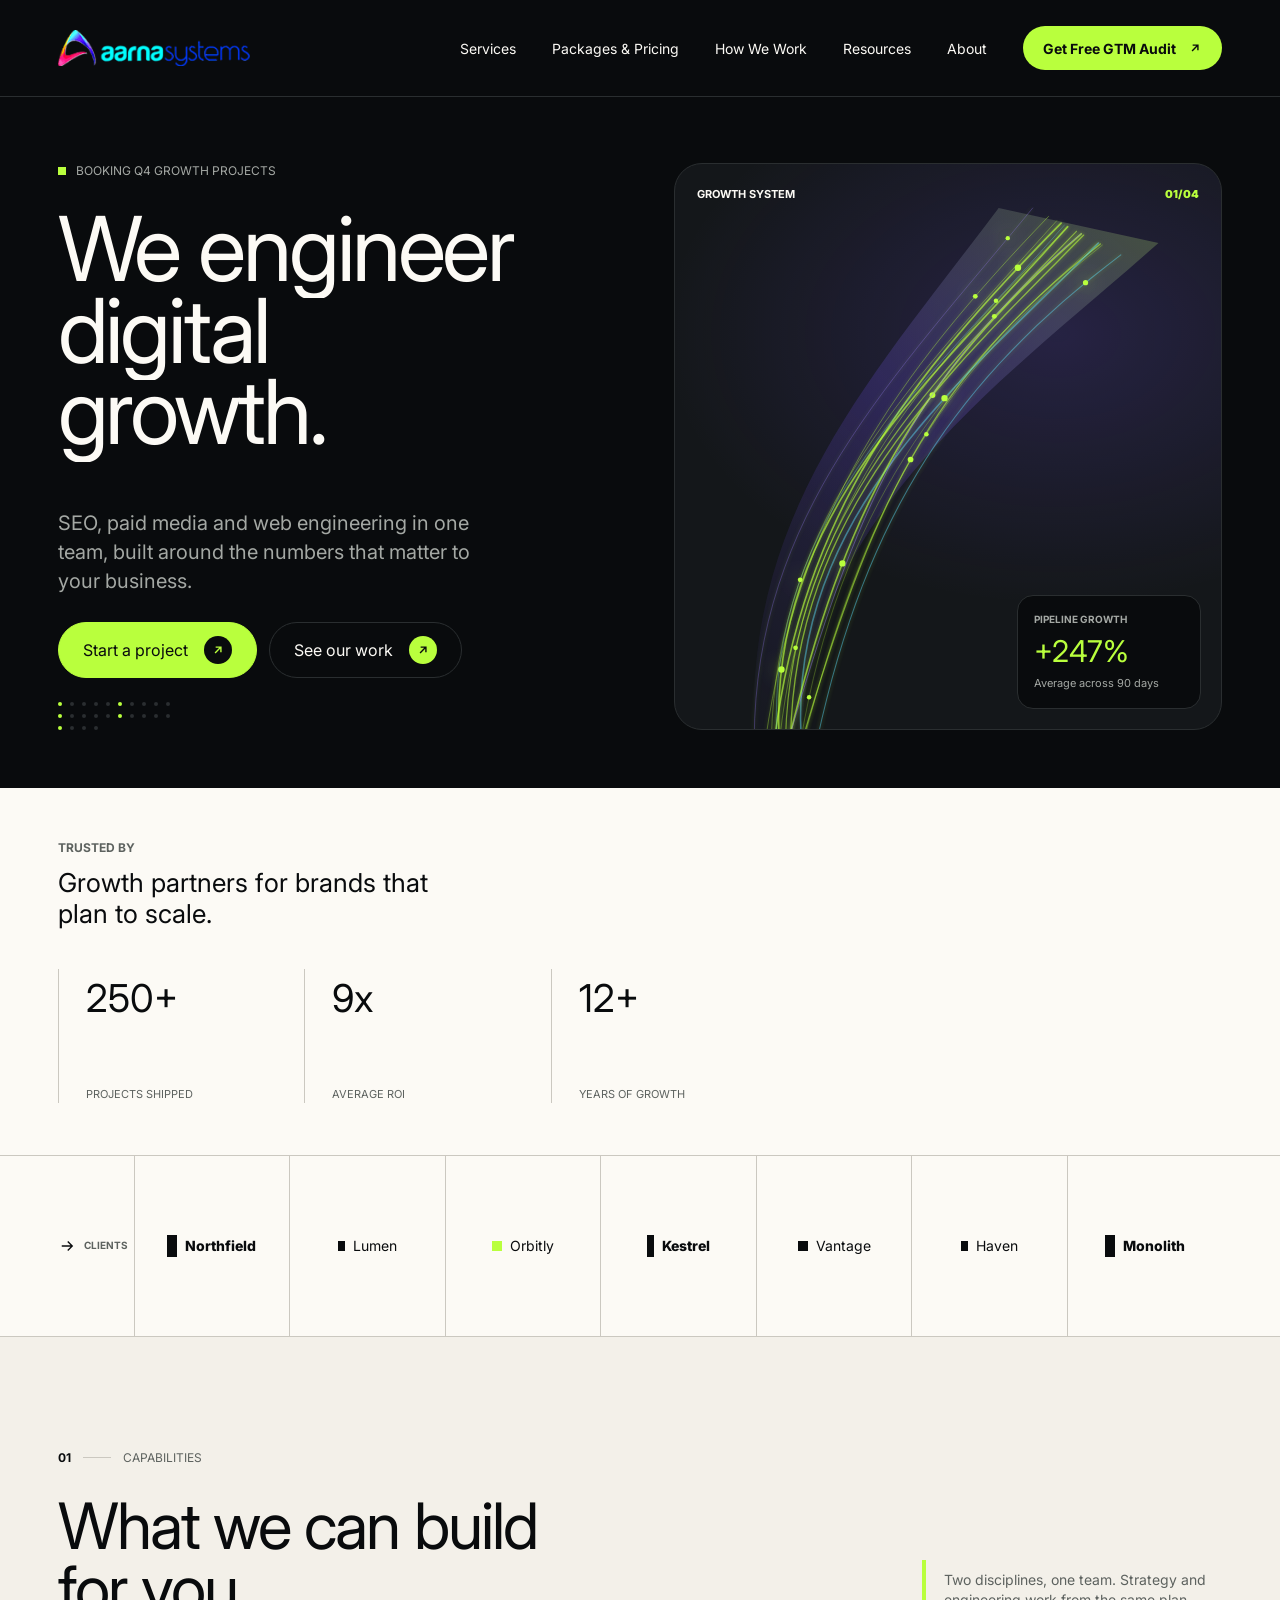
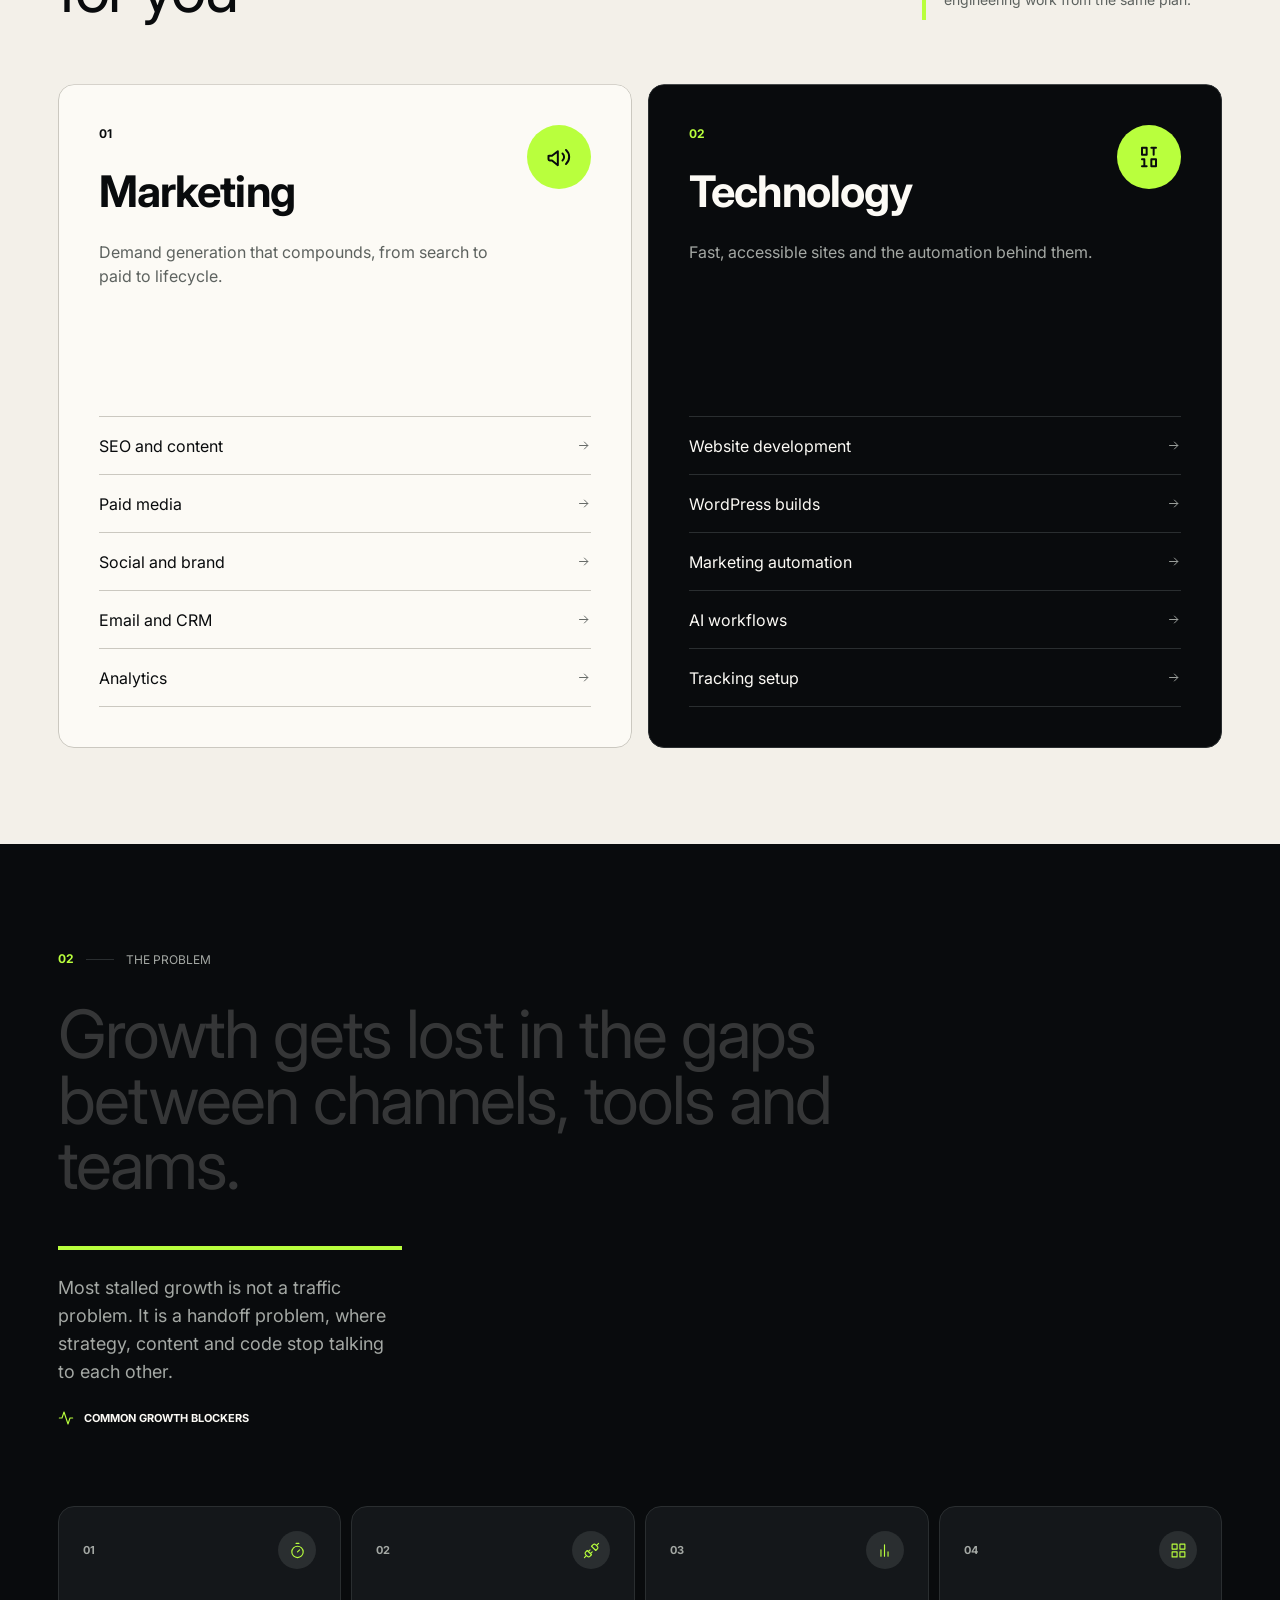
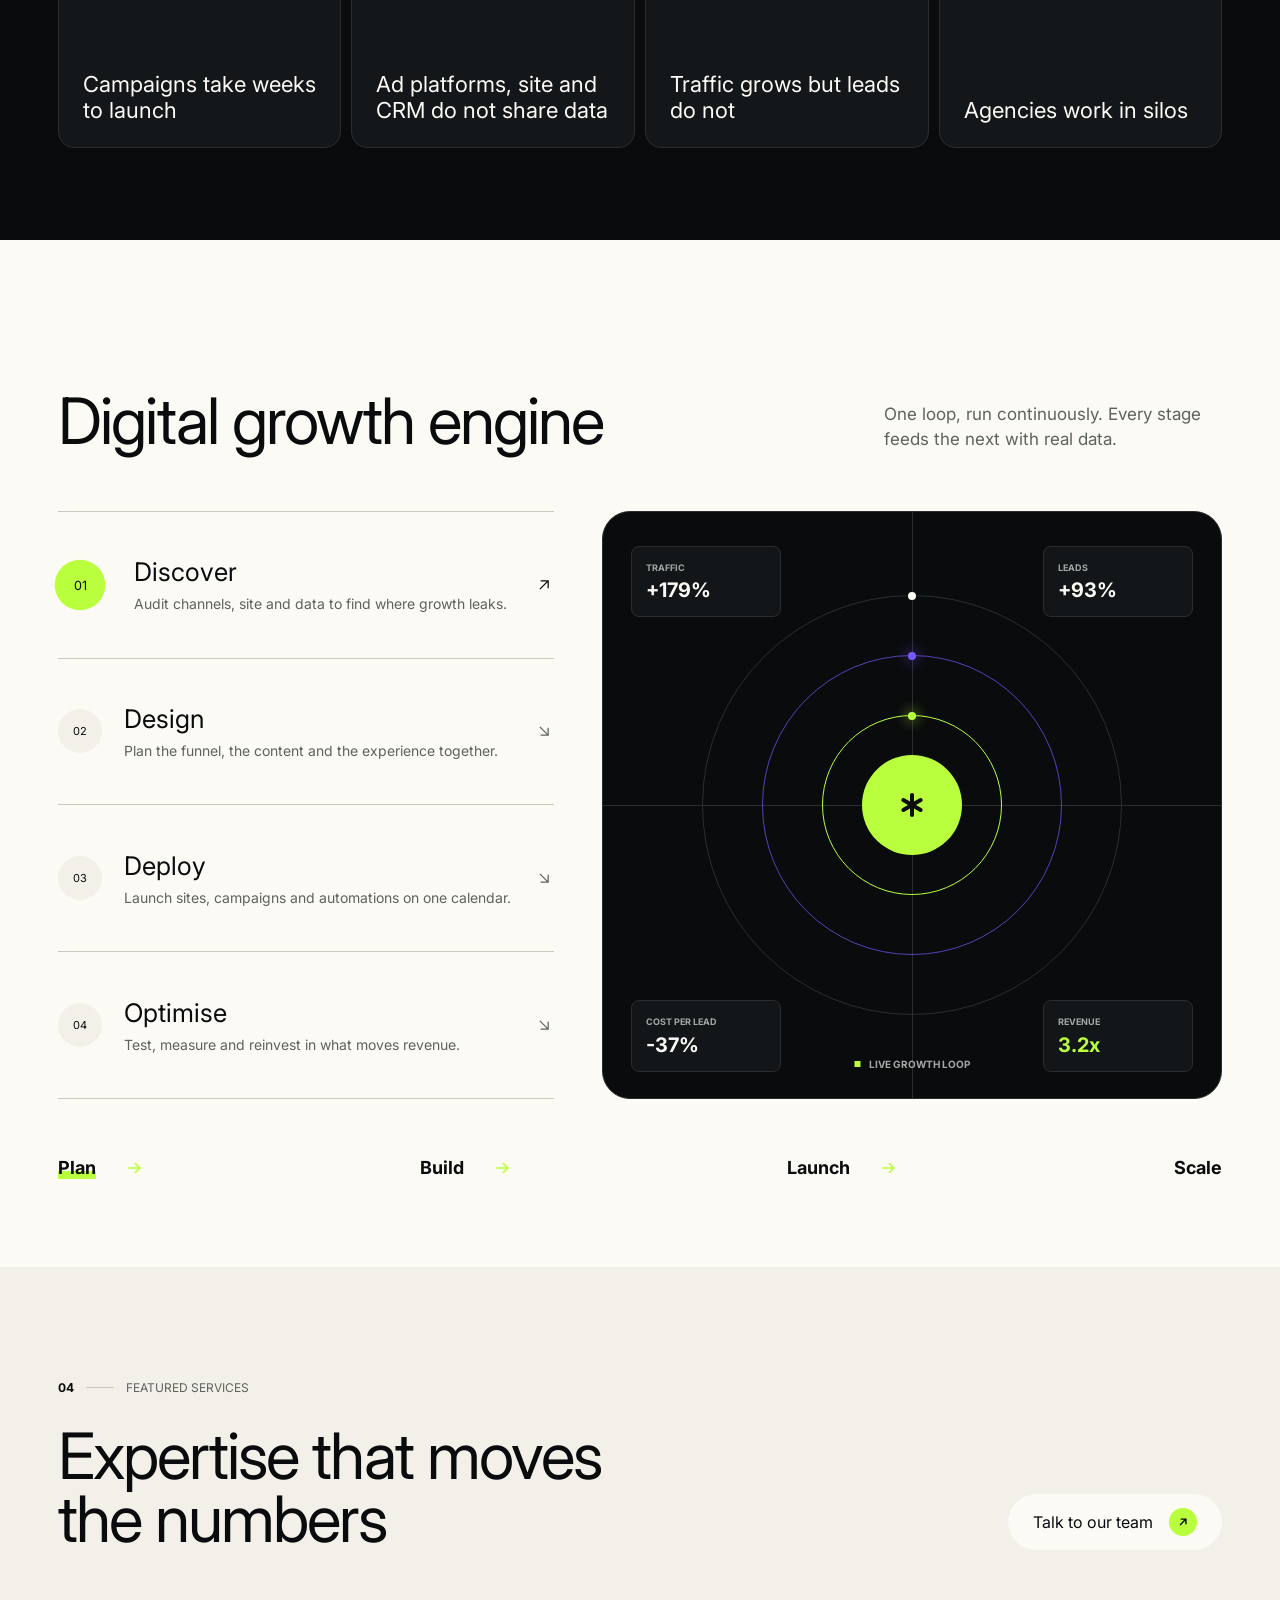
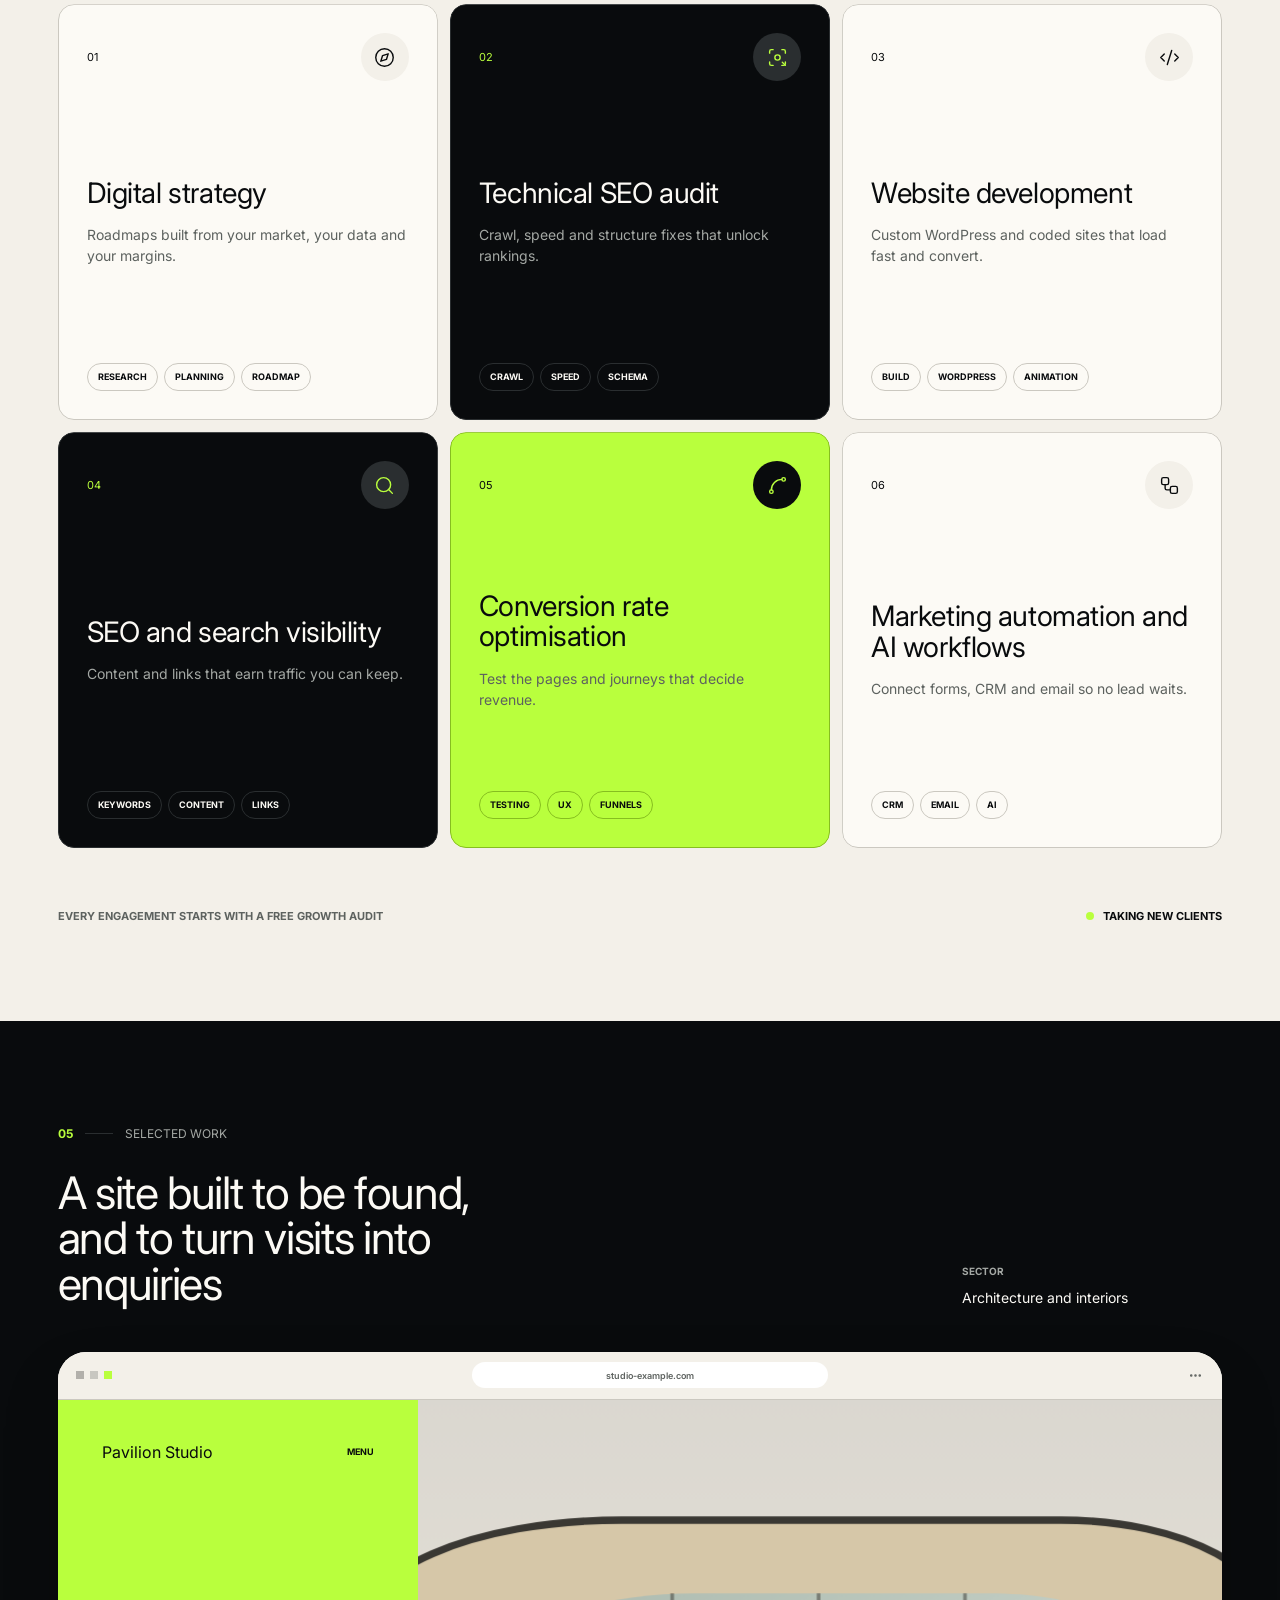
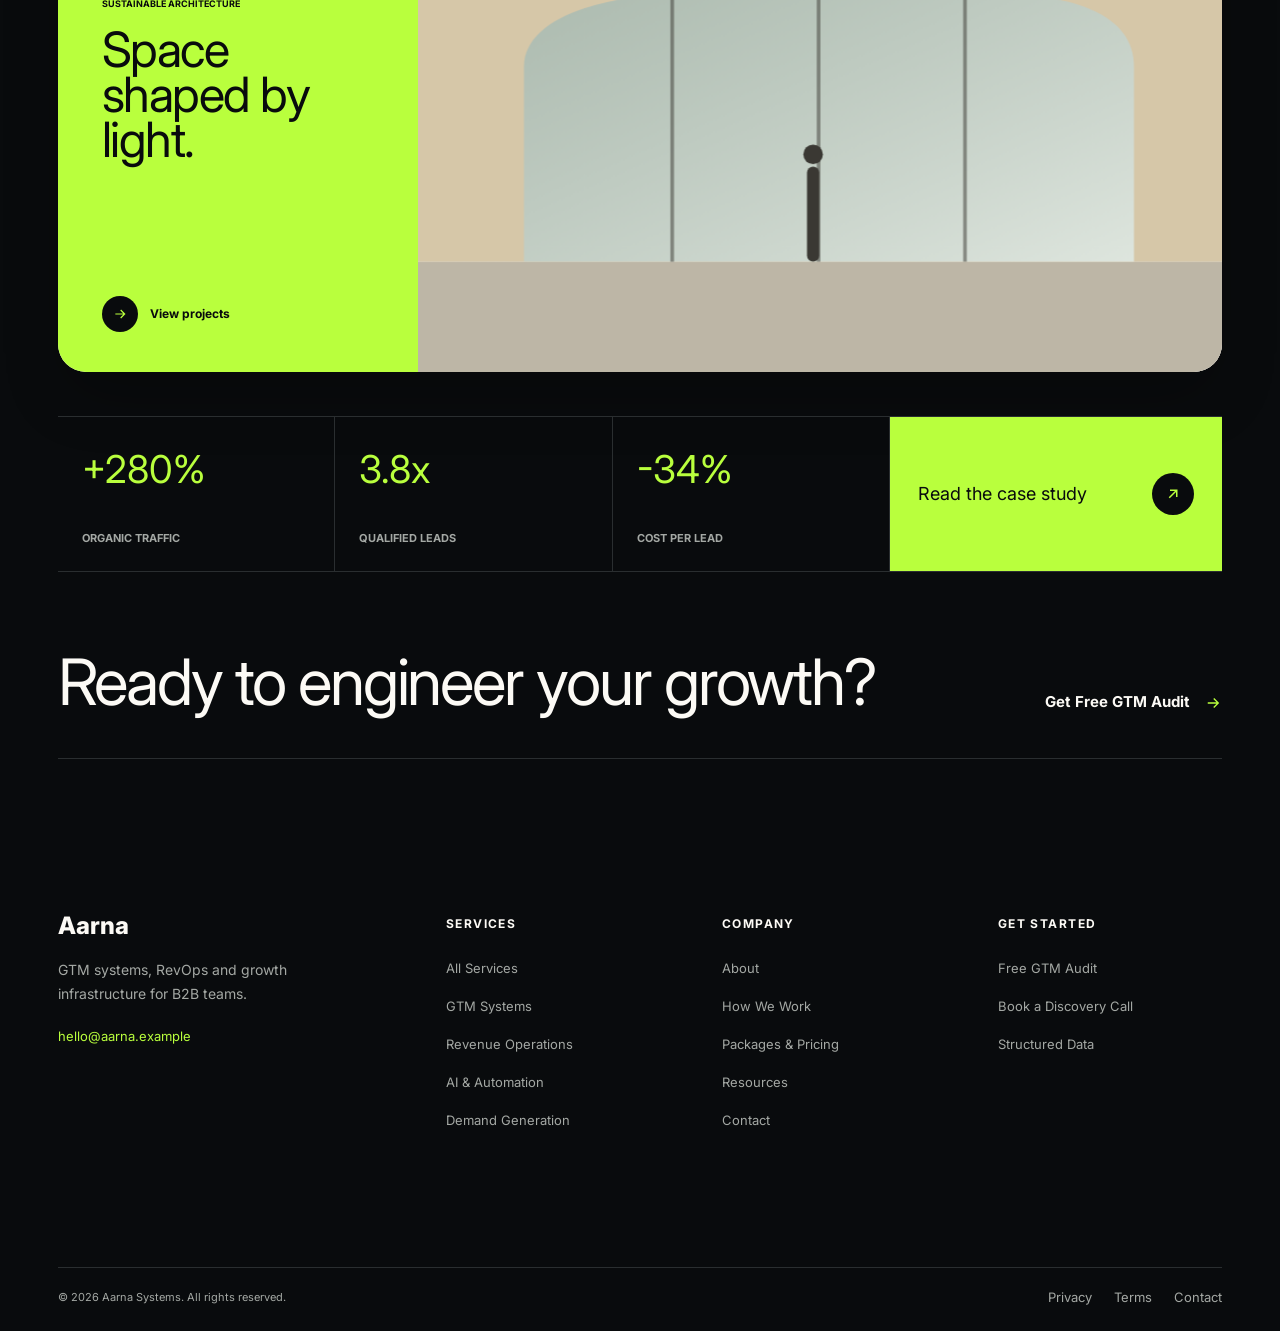
<file: index.html>
<!doctype html>
<html lang="en">
<head>
<meta charset="utf-8">
<meta name="viewport" content="width=device-width, initial-scale=1">
<!-- SEO:START -->
<title>Aarna Systems | SEO, Paid Media and Web Engineering</title>
<meta name="description" content="We engineer digital growth. SEO, paid media and web engineering in one team, built around the numbers that matter to your business.">
<meta name="robots" content="index, follow">
<link rel="canonical" href="https://www.aarna.example/">
<link rel="icon" type="image/png" href="assets/images/favicon.png">
<meta property="og:type" content="website">
<meta property="og:site_name" content="Aarna Systems">
<meta property="og:locale" content="en_US">
<meta property="og:title" content="Aarna Systems | SEO, Paid Media and Web Engineering">
<meta property="og:description" content="We engineer digital growth. SEO, paid media and web engineering in one team, built around the numbers that matter to your business.">
<meta property="og:url" content="https://www.aarna.example/">
<meta property="og:image" content="https://www.aarna.example/assets/images/og-image.png">
<meta name="twitter:card" content="summary_large_image">
<meta name="twitter:title" content="Aarna Systems | SEO, Paid Media and Web Engineering">
<meta name="twitter:description" content="We engineer digital growth. SEO, paid media and web engineering in one team, built around the numbers that matter to your business.">
<meta name="twitter:image" content="https://www.aarna.example/assets/images/og-image.png">
<script type="application/ld+json">{"@context":"https://schema.org","@graph":[{"@type":"Organization","@id":"https://www.aarna.example/#organization","name":"Aarna Systems","url":"https://www.aarna.example/","logo":"https://www.aarna.example/assets/images/logo.png"},{"@type":"WebSite","@id":"https://www.aarna.example/#website","name":"Aarna Systems","url":"https://www.aarna.example/","publisher":{"@id":"https://www.aarna.example/#organization"}}]}</script>
<!-- SEO:END -->
<link rel="preconnect" href="https://fonts.googleapis.com">
<link rel="preconnect" href="https://fonts.gstatic.com" crossorigin>
<link rel="stylesheet" href="https://fonts.googleapis.com/css2?family=Inter:wght@400;600;700;800&display=swap">
<link rel="stylesheet" href="assets/css/style.css">
<script>(function(){var r=window.matchMedia&&matchMedia("(prefers-reduced-motion: reduce)").matches;if(!r){document.documentElement.classList.add("aa-js")}})();</script>
</head>
<body data-root="">
<div data-include="header"></div>
<main id="main">
<section class="aa-hero" id="top" data-aa-hero>
  <div class="aa-hero__copy">
    <div class="aa-hero__head">
      <div class="aa-avail"><span class="aa-dot"></span><span>Booking Q4 growth projects</span></div>
      <h1 class="aa-h-hero" aria-label="We engineer digital growth.">
        <span class="aa-mask"><span>We engineer</span></span>
        <span class="aa-mask"><span>digital</span></span>
        <span class="aa-mask"><span>growth.</span></span>
      </h1>
    </div>
    <div class="aa-hero__conv">
      <div class="aa-hero__desc">
        <p data-hero-fade>SEO, paid media and web engineering in one team, built around the numbers that matter to your business.</p>
        <div class="aa-actions" data-hero-fade>
          <a class="aa-btn aa-btn--lime aa-magnetic" href="pages/contact.html"><span>Start a project</span><i class="aa-arrow aa-arrow--dark"><svg viewBox="0 0 24 24" width="14" height="14" fill="none" stroke="#B9FF3D" stroke-width="2.4"><path d="M7 17L17 7M8 7h9v9"/></svg></i></a>
          <a class="aa-btn aa-btn--ghost aa-magnetic" href="#work"><span>See our work</span><i class="aa-arrow aa-arrow--lime"><svg viewBox="0 0 24 24" width="14" height="14" fill="none" stroke="#090B0D" stroke-width="2.4"><path d="M7 17L17 7M8 7h9v9"/></svg></i></a>
        </div>
      </div>
      <div class="aa-matrix" aria-hidden="true" data-matrix></div>
    </div>
  </div>
  <div class="aa-visual" data-visual>
    <canvas class="aa-visual__canvas" data-growth-canvas aria-hidden="true"></canvas>
    
    <div class="aa-visual__head"><span>Growth system</span><b>01/04</b></div>
    <div class="aa-signal">
      <span class="aa-signal__label">Pipeline growth</span>
      <strong class="aa-signal__value" data-count="248" data-prefix="+" data-suffix="%">+248%</strong>
      <span class="aa-signal__detail">Average across 90 days</span>
    </div>
  </div>
</section>

<section class="aa-trust" id="about">
  <div class="aa-trust__metrics">
    <div class="aa-trust__statement" data-r="up">
      <span class="aa-label">Trusted by</span>
      <p>Growth partners for brands that plan to scale.</p>
    </div>
    <div class="aa-metrics" data-stagger>
      <div class="aa-metric" data-r="rule"><strong data-count="250" data-suffix="+">250+</strong><span>Projects shipped</span></div>
      <div class="aa-metric" data-r="rule"><strong data-count="9" data-suffix="x">9x</strong><span>Average ROI</span></div>
      <div class="aa-metric" data-r="rule"><strong data-count="12" data-suffix="+">12+</strong><span>Years of growth</span></div>
    </div>
  </div>
  <div class="aa-rail">
    <div class="aa-rail__dir" data-r="left">
      <svg viewBox="0 0 24 24" width="18" height="18" fill="none" stroke="#090B0D" stroke-width="1.8"><path d="M5 12h14M13 6l6 6-6 6"/></svg>
      <span>Clients</span>
    </div>
    <div class="aa-rail__logos" data-stagger>
      <div class="aa-logo" data-r="pop"><i style="width:10px;height:22px"></i><b>Northfield</b></div>
      <div class="aa-logo" data-r="pop"><i style="width:7px;height:10px"></i><em>Lumen</em></div>
      <div class="aa-logo" data-r="pop"><i class="lime" style="width:10px;height:10px"></i><em>Orbitly</em></div>
      <div class="aa-logo" data-r="pop"><i style="width:7px;height:22px"></i><b>Kestrel</b></div>
      <div class="aa-logo" data-r="pop"><i style="width:10px;height:10px"></i><em>Vantage</em></div>
      <div class="aa-logo" data-r="pop"><i style="width:7px;height:10px"></i><em>Haven</em></div>
      <div class="aa-logo" data-r="pop"><i style="width:10px;height:22px"></i><b>Monolith</b></div>
    </div>
  </div>
</section>

<section class="aa-cap" id="services">
  <div class="aa-sec-head">
    <div class="aa-sec-head__copy">
      <div class="aa-eyebrow" data-r="left"><b>01</b><i></i><span>Capabilities</span></div>
      <h2 class="aa-h2" data-lines><span class="aa-mask"><span>What we can build</span></span><span class="aa-mask"><span>for you</span></span></h2>
    </div>
    <div class="aa-note" data-r="up"><i></i><p>Two disciplines, one team. Strategy and engineering work from the same plan.</p></div>
  </div>
  <div class="aa-panels">
    <article class="aa-panel aa-panel--light" data-r="clip">
      <div class="aa-panel__head">
        <div><b>01</b><h3>Marketing</h3><p>Demand generation that compounds, from search to paid to lifecycle.</p></div>
        <span class="aa-panel__icon"><svg viewBox="0 0 24 24" width="28" height="28" fill="none" stroke="#090B0D" stroke-width="1.7" stroke-linecap="round" stroke-linejoin="round"><path d="M3 11v3a1 1 0 001 1h2l5 4V7L6 11H4a1 1 0 00-1 0zM15 9a4 4 0 010 6M18 6a8 8 0 010 12"/></svg></span>
      </div>
      <ul class="aa-list" data-stagger>
        <li data-r="left"><a href="#services"><span>SEO and content</span><svg viewBox="0 0 24 24" width="15" height="15" fill="none" stroke="currentColor" stroke-width="1.5"><path d="M5 12h14M13 6l6 6-6 6"/></svg></a></li>
        <li data-r="left"><a href="#services"><span>Paid media</span><svg viewBox="0 0 24 24" width="15" height="15" fill="none" stroke="currentColor" stroke-width="1.5"><path d="M5 12h14M13 6l6 6-6 6"/></svg></a></li>
        <li data-r="left"><a href="#services"><span>Social and brand</span><svg viewBox="0 0 24 24" width="15" height="15" fill="none" stroke="currentColor" stroke-width="1.5"><path d="M5 12h14M13 6l6 6-6 6"/></svg></a></li>
        <li data-r="left"><a href="#services"><span>Email and CRM</span><svg viewBox="0 0 24 24" width="15" height="15" fill="none" stroke="currentColor" stroke-width="1.5"><path d="M5 12h14M13 6l6 6-6 6"/></svg></a></li>
        <li data-r="left"><a href="#services"><span>Analytics</span><svg viewBox="0 0 24 24" width="15" height="15" fill="none" stroke="currentColor" stroke-width="1.5"><path d="M5 12h14M13 6l6 6-6 6"/></svg></a></li>
      </ul>
    </article>
    <article class="aa-panel aa-panel--dark" data-r="clip">
      <div class="aa-panel__head">
        <div><b>02</b><h3>Technology</h3><p>Fast, accessible sites and the automation behind them.</p></div>
        <span class="aa-panel__icon"><svg viewBox="0 0 24 24" width="28" height="28" fill="none" stroke="#090B0D" stroke-width="1.7" stroke-linecap="round" stroke-linejoin="round"><rect x="14" y="14" width="4" height="6"/><rect x="6" y="4" width="4" height="6"/><path d="M6 20h4M14 4h4M6 14h2v6M14 4h2v6"/></svg></span>
      </div>
      <ul class="aa-list" data-stagger>
        <li data-r="left"><a href="#services"><span>Website development</span><svg viewBox="0 0 24 24" width="15" height="15" fill="none" stroke="currentColor" stroke-width="1.5"><path d="M5 12h14M13 6l6 6-6 6"/></svg></a></li>
        <li data-r="left"><a href="#services"><span>WordPress builds</span><svg viewBox="0 0 24 24" width="15" height="15" fill="none" stroke="currentColor" stroke-width="1.5"><path d="M5 12h14M13 6l6 6-6 6"/></svg></a></li>
        <li data-r="left"><a href="#services"><span>Marketing automation</span><svg viewBox="0 0 24 24" width="15" height="15" fill="none" stroke="currentColor" stroke-width="1.5"><path d="M5 12h14M13 6l6 6-6 6"/></svg></a></li>
        <li data-r="left"><a href="#services"><span>AI workflows</span><svg viewBox="0 0 24 24" width="15" height="15" fill="none" stroke="currentColor" stroke-width="1.5"><path d="M5 12h14M13 6l6 6-6 6"/></svg></a></li>
        <li data-r="left"><a href="#services"><span>Tracking setup</span><svg viewBox="0 0 24 24" width="15" height="15" fill="none" stroke="currentColor" stroke-width="1.5"><path d="M5 12h14M13 6l6 6-6 6"/></svg></a></li>
      </ul>
    </article>
  </div>
</section>

<section class="aa-problem">
  <div class="aa-problem__top">
    <div class="aa-problem__head">
      <div class="aa-eyebrow aa-eyebrow--dark" data-r="left"><b>02</b><i></i><span>The problem</span></div>
      <h2 class="aa-h2 aa-h2--light aa-scrub" data-scrub>Growth gets lost in the gaps between channels, tools and teams.</h2>
    </div>
    <div class="aa-problem__ctx">
      <i class="aa-rule-draw" data-r="rule-x"></i>
      <p data-r="up">Most stalled growth is not a traffic problem. It is a handoff problem, where strategy, content and code stop talking to each other.</p>
      <div class="aa-diag" data-r="up"><svg viewBox="0 0 24 24" width="16" height="16" fill="none" stroke="#B9FF3D" stroke-width="1.7" stroke-linecap="round" stroke-linejoin="round"><path d="M22 12h-4l-3 9L9 3l-3 9H2"/></svg><span>Common growth blockers</span></div>
    </div>
  </div>
  <div class="aa-chips" data-stagger>
    <article class="aa-chip" data-r="rise3d" data-tilt><div class="aa-chip__head"><b>01</b><span class="aa-chip__icon"><svg viewBox="0 0 24 24" width="17" height="17" fill="none" stroke="#B9FF3D" stroke-width="1.6" stroke-linecap="round" stroke-linejoin="round"><path d="M10 2h4M12 14l3-3"/><circle cx="12" cy="14" r="8"/></svg></span></div><p>Campaigns take weeks to launch</p></article>
    <article class="aa-chip" data-r="rise3d" data-tilt><div class="aa-chip__head"><b>02</b><span class="aa-chip__icon"><svg viewBox="0 0 24 24" width="17" height="17" fill="none" stroke="#B9FF3D" stroke-width="1.6" stroke-linecap="round" stroke-linejoin="round"><path d="M19 5l3-3M2 22l3-3M6.3 20.3a2.4 2.4 0 003.4 0L12 18l-6-6-2.3 2.3a2.4 2.4 0 000 3.4zM7.5 13.5L10 11M10.5 16.5L13 14M12 6l6 6 2.3-2.3a2.4 2.4 0 000-3.4l-2.6-2.6a2.4 2.4 0 00-3.4 0z"/></svg></span></div><p>Ad platforms, site and CRM do not share data</p></article>
    <article class="aa-chip" data-r="rise3d" data-tilt><div class="aa-chip__head"><b>03</b><span class="aa-chip__icon"><svg viewBox="0 0 24 24" width="17" height="17" fill="none" stroke="#B9FF3D" stroke-width="1.6" stroke-linecap="round" stroke-linejoin="round"><path d="M17 20v-6M12 20V4M7 20v-9"/></svg></span></div><p>Traffic grows but leads do not</p></article>
    <article class="aa-chip" data-r="rise3d" data-tilt><div class="aa-chip__head"><b>04</b><span class="aa-chip__icon"><svg viewBox="0 0 24 24" width="17" height="17" fill="none" stroke="#B9FF3D" stroke-width="1.6" stroke-linecap="round" stroke-linejoin="round"><rect x="3" y="3" width="7" height="7"/><rect x="14" y="3" width="7" height="7"/><rect x="14" y="14" width="7" height="7"/><path d="M3 14h7v7H3z"/></svg></span></div><p>Agencies work in silos</p></article>
  </div>
</section>

<section class="aa-engine" id="approach" data-engine>
  <div class="aa-sec-head aa-sec-head--engine">
    <div class="aa-sec-head__copy">
      <div class="aa-eyebrow" data-r="left"><b>03</b><i></i><span>How we work</span></div>
      <h2 class="aa-h2" data-lines><span class="aa-mask"><span>Digital growth engine</span></span></h2>
    </div>
    <p class="aa-engine__desc" data-r="up">One loop, run continuously. Every stage feeds the next with real data.</p>
  </div>
  <div class="aa-engine__content">
    <ol class="aa-stages" data-stagger>
      <li class="aa-stage is-active" data-r="left" data-stage><span class="aa-stage__num">01</span><div><h3>Discover</h3><p>Audit channels, site and data to find where growth leaks.</p></div><svg viewBox="0 0 24 24" width="20" height="20" fill="none" stroke="currentColor" stroke-width="1.5"><path d="M7 7l10 10M17 8v9H8"/></svg></li>
      <li class="aa-stage" data-r="left" data-stage><span class="aa-stage__num">02</span><div><h3>Design</h3><p>Plan the funnel, the content and the experience together.</p></div><svg viewBox="0 0 24 24" width="20" height="20" fill="none" stroke="currentColor" stroke-width="1.5"><path d="M7 7l10 10M17 8v9H8"/></svg></li>
      <li class="aa-stage" data-r="left" data-stage><span class="aa-stage__num">03</span><div><h3>Deploy</h3><p>Launch sites, campaigns and automations on one calendar.</p></div><svg viewBox="0 0 24 24" width="20" height="20" fill="none" stroke="currentColor" stroke-width="1.5"><path d="M7 7l10 10M17 8v9H8"/></svg></li>
      <li class="aa-stage" data-r="left" data-stage><span class="aa-stage__num">04</span><div><h3>Optimise</h3><p>Test, measure and reinvest in what moves revenue.</p></div><svg viewBox="0 0 24 24" width="20" height="20" fill="none" stroke="currentColor" stroke-width="1.5"><path d="M7 7l10 10M17 8v9H8"/></svg></li>
    </ol>
    <div class="aa-diagram" data-r="scale">
      <i class="aa-gl aa-gl--v"></i><i class="aa-gl aa-gl--h"></i>
      <div class="aa-orbit aa-orbit--o"><u></u></div>
      <div class="aa-orbit aa-orbit--m"><u></u></div>
      <div class="aa-orbit aa-orbit--i"><u></u></div>
      <div class="aa-core"><svg viewBox="0 0 24 24" width="40" height="40" fill="none" stroke="#090B0D" stroke-width="2.4" stroke-linecap="round"><path d="M12 6v12M6.8 9l10.4 6M6.8 15l10.4-6"/></svg></div>
      <div class="aa-node aa-node--tl"><span>Traffic</span><b data-count="182" data-prefix="+" data-suffix="%">+182%</b></div>
      <div class="aa-node aa-node--tr"><span>Leads</span><b data-count="94" data-prefix="+" data-suffix="%">+94%</b></div>
      <div class="aa-node aa-node--bl"><span>Cost per lead</span><b data-count="38" data-prefix="-" data-suffix="%">-38%</b></div>
      <div class="aa-node aa-node--br is-lime"><span>Revenue</span><b data-count="3.2" data-decimals="1" data-suffix="x">3.2x</b></div>
      <div class="aa-diagram__title"><i></i><span>Live growth loop</span></div>
    </div>
  </div>
  <div class="aa-mantra" data-stagger>
    <div class="aa-mantra__item is-on" data-r="up"><span>Plan</span><svg viewBox="0 0 24 24" width="20" height="20" fill="none" stroke="#B9FF3D" stroke-width="2"><path d="M5 12h14M13 6l6 6-6 6"/></svg></div>
    <div class="aa-mantra__item" data-r="up"><span>Build</span><svg viewBox="0 0 24 24" width="20" height="20" fill="none" stroke="#B9FF3D" stroke-width="2"><path d="M5 12h14M13 6l6 6-6 6"/></svg></div>
    <div class="aa-mantra__item" data-r="up"><span>Launch</span><svg viewBox="0 0 24 24" width="20" height="20" fill="none" stroke="#B9FF3D" stroke-width="2"><path d="M5 12h14M13 6l6 6-6 6"/></svg></div>
    <div class="aa-mantra__item" data-r="up"><span>Scale</span></div>
  </div>
</section>

<section class="aa-services" id="work-services">
  <div class="aa-sec-head aa-sec-head--svc">
    <div class="aa-sec-head__copy">
      <div class="aa-eyebrow" data-r="left"><b>04</b><i></i><span>Featured services</span></div>
      <h2 class="aa-h2" data-lines><span class="aa-mask"><span>Expertise that moves</span></span><span class="aa-mask"><span>the numbers</span></span></h2>
    </div>
    <a class="aa-btn aa-btn--cream aa-magnetic" href="pages/contact.html" data-r="up"><span>Talk to our team</span><i class="aa-arrow aa-arrow--lime"><svg viewBox="0 0 24 24" width="14" height="14" fill="none" stroke="#090B0D" stroke-width="2.4"><path d="M7 17L17 7M8 7h9v9"/></svg></i></a>
  </div>
  <div class="aa-grid" data-stagger>
    <article class="aa-card aa-card--light" data-r="clip-up" data-spot>
      <div class="aa-card__head"><b>01</b><span class="aa-card__icon"><svg viewBox="0 0 24 24" width="21" height="21" fill="none" stroke="currentColor" stroke-width="1.6" stroke-linecap="round" stroke-linejoin="round"><circle cx="12" cy="12" r="10"/><path d="M16.2 7.8l-2 6.4-6.4 2 2-6.4z"/></svg></span></div>
      <div class="aa-card__copy"><h3>Digital strategy</h3><p>Roadmaps built from your market, your data and your margins.</p></div>
      <div class="aa-tags"><span>Research</span><span>Planning</span><span>Roadmap</span></div>
    </article>
    <article class="aa-card aa-card--dark" data-r="clip-up" data-spot>
      <div class="aa-card__head"><b>02</b><span class="aa-card__icon"><svg viewBox="0 0 24 24" width="21" height="21" fill="none" stroke="currentColor" stroke-width="1.6" stroke-linecap="round" stroke-linejoin="round"><path d="M3 7V5a2 2 0 012-2h2M17 3h2a2 2 0 012 2v2M21 17v2a2 2 0 01-2 2h-2M7 21H5a2 2 0 01-2-2v-2"/><circle cx="12" cy="12" r="3"/><path d="M21 21l-3.5-3.5"/></svg></span></div>
      <div class="aa-card__copy"><h3>Technical SEO audit</h3><p>Crawl, speed and structure fixes that unlock rankings.</p></div>
      <div class="aa-tags"><span>Crawl</span><span>Speed</span><span>Schema</span></div>
    </article>
    <article class="aa-card aa-card--light" data-r="clip-up" data-spot>
      <div class="aa-card__head"><b>03</b><span class="aa-card__icon"><svg viewBox="0 0 24 24" width="21" height="21" fill="none" stroke="currentColor" stroke-width="1.6" stroke-linecap="round" stroke-linejoin="round"><path d="M18 16l4-4-4-4M6 8l-4 4 4 4M14.5 4l-5 16"/></svg></span></div>
      <div class="aa-card__copy"><h3>Website development</h3><p>Custom WordPress and coded sites that load fast and convert.</p></div>
      <div class="aa-tags"><span>Build</span><span>WordPress</span><span>Animation</span></div>
    </article>
    <article class="aa-card aa-card--dark" data-r="clip-up" data-spot>
      <div class="aa-card__head"><b>04</b><span class="aa-card__icon"><svg viewBox="0 0 24 24" width="21" height="21" fill="none" stroke="currentColor" stroke-width="1.6" stroke-linecap="round" stroke-linejoin="round"><circle cx="11" cy="11" r="8"/><path d="M21 21l-4.3-4.3"/></svg></span></div>
      <div class="aa-card__copy"><h3>SEO and search visibility</h3><p>Content and links that earn traffic you can keep.</p></div>
      <div class="aa-tags"><span>Keywords</span><span>Content</span><span>Links</span></div>
    </article>
    <article class="aa-card aa-card--lime" data-r="clip-up" data-spot>
      <div class="aa-card__head"><b>05</b><span class="aa-card__icon"><svg viewBox="0 0 24 24" width="21" height="21" fill="none" stroke="currentColor" stroke-width="1.6" stroke-linecap="round" stroke-linejoin="round"><circle cx="19" cy="5" r="2"/><circle cx="5" cy="19" r="2"/><path d="M5 17A12 12 0 0117 5"/></svg></span></div>
      <div class="aa-card__copy"><h3>Conversion rate optimisation</h3><p>Test the pages and journeys that decide revenue.</p></div>
      <div class="aa-tags"><span>Testing</span><span>UX</span><span>Funnels</span></div>
    </article>
    <article class="aa-card aa-card--light" data-r="clip-up" data-spot>
      <div class="aa-card__head"><b>06</b><span class="aa-card__icon"><svg viewBox="0 0 24 24" width="21" height="21" fill="none" stroke="currentColor" stroke-width="1.6" stroke-linecap="round" stroke-linejoin="round"><rect x="3" y="3" width="8" height="8" rx="2"/><path d="M7 11v4a2 2 0 002 2h4"/><rect x="13" y="13" width="8" height="8" rx="2"/></svg></span></div>
      <div class="aa-card__copy"><h3>Marketing automation and AI workflows</h3><p>Connect forms, CRM and email so no lead waits.</p></div>
      <div class="aa-tags"><span>CRM</span><span>Email</span><span>AI</span></div>
    </article>
  </div>
  <div class="aa-svc-note" data-r="up"><span>Every engagement starts with a free growth audit</span><div><i></i><span>Taking new clients</span></div></div>
</section>
<section class="aa-case" id="work">
  <div class="aa-sec-head aa-sec-head--case">
    <div class="aa-sec-head__copy">
      <div class="aa-eyebrow aa-eyebrow--dark" data-r="left"><b>05</b><i></i><span>Selected work</span></div>
      <h2 class="aa-h2 aa-h2--light aa-h2--md" data-lines><span class="aa-mask"><span>A site built to be found,</span></span><span class="aa-mask"><span>and to turn visits into</span></span><span class="aa-mask"><span>enquiries</span></span></h2>
    </div>
    <div class="aa-meta" data-r="up"><span>Sector</span><p>Architecture and interiors</p></div>
  </div>
  <div class="aa-browser" data-r="rise3d">
    <div class="aa-browser__bar"><div class="aa-browser__dots"><i></i><i></i><i class="lime"></i></div><div class="aa-browser__url"><span>studio-example.com</span></div><svg viewBox="0 0 24 24" width="17" height="17" fill="none" stroke="#5D625F" stroke-width="1.6"><circle cx="6" cy="12" r="1"/><circle cx="12" cy="12" r="1"/><circle cx="18" cy="12" r="1"/></svg></div>
    <div class="aa-browser__body">
      <div class="aa-browser__story">
        <div class="aa-browser__nav"><span>Pavilion Studio</span><b>Menu</b></div>
        <div class="aa-browser__headline"><b>Sustainable architecture</b><h3>Space shaped by light.</h3></div>
        <div class="aa-browser__action"><i><svg viewBox="0 0 24 24" width="16" height="16" fill="none" stroke="#B9FF3D" stroke-width="1.8"><path d="M5 12h14M13 6l6 6-6 6"/></svg></i><span>View projects</span></div>
      </div>
      <div class="aa-browser__img" data-parallax>
        <svg viewBox="0 0 1006 572" preserveAspectRatio="xMidYMid slice" aria-hidden="true">
          <defs><linearGradient id="aaSky" x1="0" y1="0" x2="0" y2="1"><stop offset="0" stop-color="#d9d6cf"/><stop offset="1" stop-color="#ece7dc"/></linearGradient><linearGradient id="aaGlass" x1="0" y1="0" x2="1" y2="1"><stop offset="0" stop-color="#9fb7b2" stop-opacity=".75"/><stop offset="1" stop-color="#dfe9e4" stop-opacity=".9"/></linearGradient></defs>
          <rect width="1006" height="572" fill="url(#aaSky)"/>
          <rect y="430" width="1006" height="142" fill="#bdb6a6"/>
          <path d="M120 430V250C120 190 220 150 340 150H700C800 150 880 190 880 250V430Z" fill="#d6c7a8"/>
          <path d="M260 430V270C260 232 320 210 400 210H640C720 210 760 232 760 270V430Z" fill="url(#aaGlass)"/>
          <path d="M120 250C120 190 220 150 340 150H700C800 150 880 190 880 250" fill="none" stroke="#3a3833" stroke-width="6"/>
          <rect x="380" y="210" width="3" height="220" fill="#3a3833" opacity=".5"/><rect x="500" y="210" width="3" height="220" fill="#3a3833" opacity=".5"/><rect x="620" y="210" width="3" height="220" fill="#3a3833" opacity=".5"/>
          <rect x="492" y="352" width="10" height="78" rx="5" fill="#3a3833"/><circle cx="497" cy="342" r="8" fill="#3a3833"/>
          <g stroke="#7a8a4a" stroke-width="3" stroke-linecap="round" fill="none"><path d="M40 440c8-40 14-60 20-80M52 440c6-30 18-50 30-66M66 440c-2-26-6-46-4-68M900 440c-6-40-12-60-20-80M914 440c-4-30-16-50-28-66M930 440c6-26 10-46 8-68"/></g>
        </svg>
        
      </div>
    </div>
  </div>
  <div class="aa-outcomes" data-stagger>
    <div class="aa-outcome" data-r="up"><strong data-count="312" data-prefix="+" data-suffix="%">+312%</strong><span>Organic traffic</span></div>
    <div class="aa-outcome" data-r="up"><strong data-count="4.2" data-decimals="1" data-suffix="x">4.2x</strong><span>Qualified leads</span></div>
    <div class="aa-outcome" data-r="up"><strong data-count="38" data-prefix="-" data-suffix="%">-38%</strong><span>Cost per lead</span></div>
    <a class="aa-outcome aa-outcome--cta" href="pages/contact.html" data-r="up"><span>Read the case study</span><i><svg viewBox="0 0 24 24" width="18" height="18" fill="none" stroke="#B9FF3D" stroke-width="2"><path d="M7 17L17 7M8 7h9v9"/></svg></i></a>
  </div>
</section>

</main>
<div data-include="footer"></div>
<script src="assets/js/config.js" defer></script>
<script src="assets/js/components.js" defer></script>
<script src="assets/js/include.js" defer></script>
<script src="assets/js/main.js" defer></script>
</body>
</html>
</file>
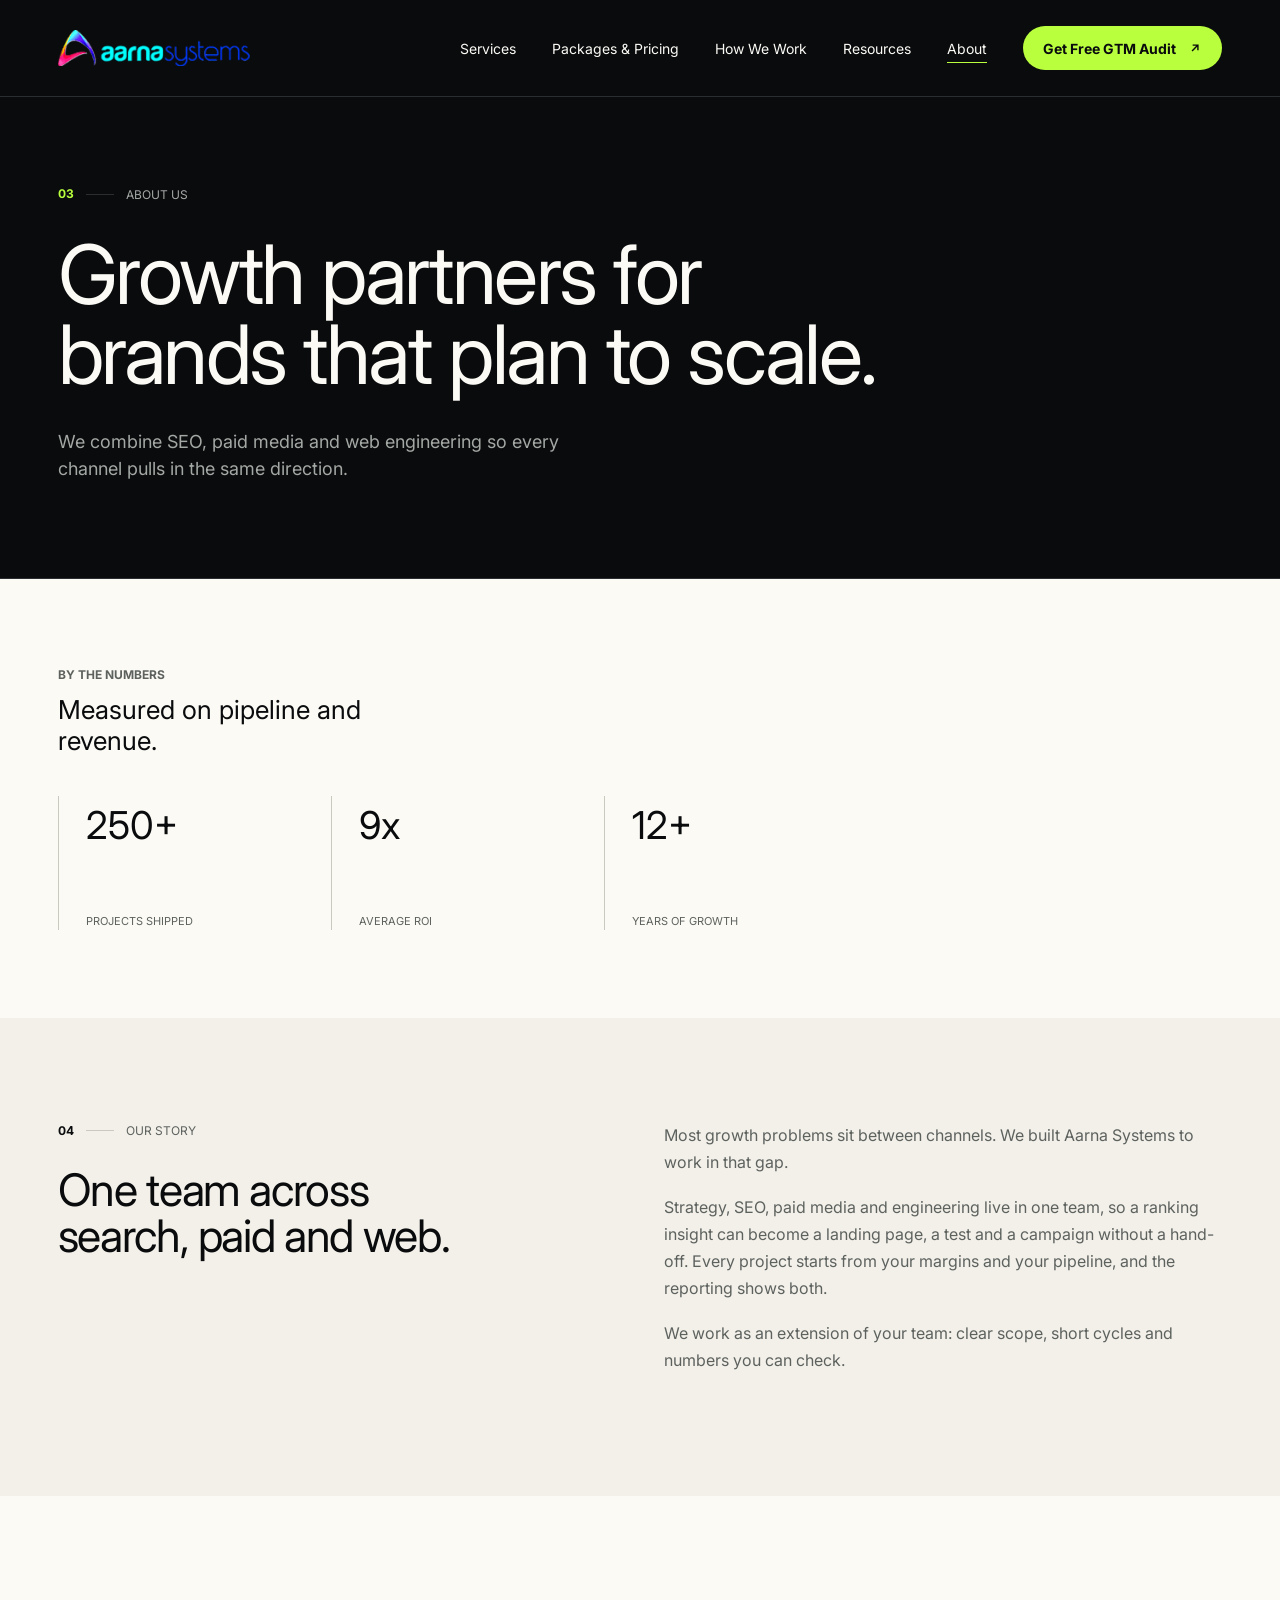
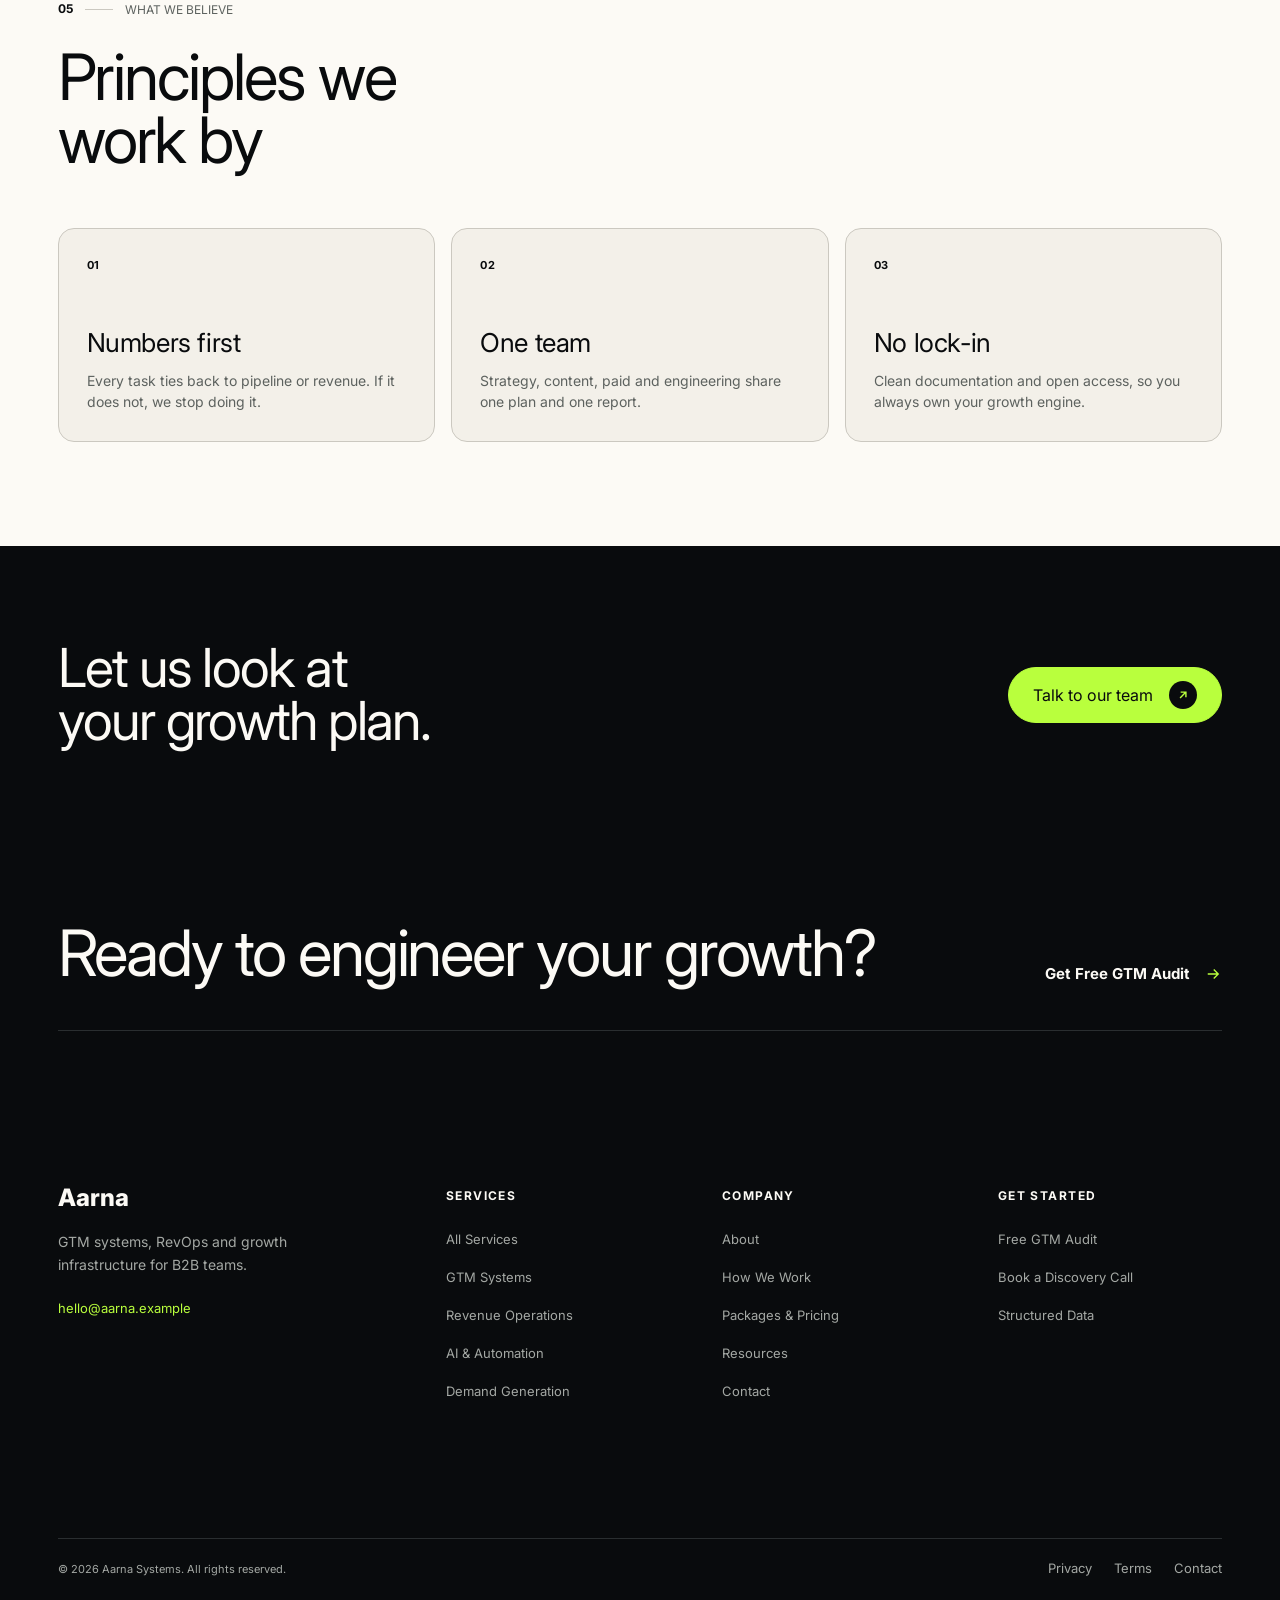
<file: pages/about.html>
<!doctype html>
<html lang="en">
<head>
<meta charset="utf-8">
<meta name="viewport" content="width=device-width, initial-scale=1">
<!-- SEO:START -->
<title>About | Aarna Systems Company</title>
<meta name="description" content="Growth partners for brands that plan to scale. One team across SEO, paid media and web engineering, measured on pipeline and revenue.">
<meta name="robots" content="index, follow">
<link rel="canonical" href="https://www.aarna.example/pages/about.html">
<link rel="icon" type="image/png" href="../assets/images/favicon.png">
<meta property="og:type" content="website">
<meta property="og:site_name" content="Aarna Systems">
<meta property="og:locale" content="en_US">
<meta property="og:title" content="About | Aarna Systems">
<meta property="og:description" content="Growth partners for brands that plan to scale. One team across SEO, paid media and web engineering, measured on pipeline and revenue.">
<meta property="og:url" content="https://www.aarna.example/pages/about.html">
<meta property="og:image" content="https://www.aarna.example/assets/images/og-image.png">
<meta name="twitter:card" content="summary_large_image">
<meta name="twitter:title" content="About | Aarna Systems">
<meta name="twitter:description" content="Growth partners for brands that plan to scale. One team across SEO, paid media and web engineering, measured on pipeline and revenue.">
<meta name="twitter:image" content="https://www.aarna.example/assets/images/og-image.png">
<script type="application/ld+json">{"@context":"https://schema.org","@graph":[{"@type":"Organization","@id":"https://www.aarna.example/#organization","name":"Aarna Systems","url":"https://www.aarna.example/","logo":"https://www.aarna.example/assets/images/logo.png"},{"@type":"WebSite","@id":"https://www.aarna.example/#website","name":"Aarna Systems","url":"https://www.aarna.example/","publisher":{"@id":"https://www.aarna.example/#organization"}},{"@type":"BreadcrumbList","itemListElement":[{"@type":"ListItem","position":1,"name":"Home","item":"https://www.aarna.example/"},{"@type":"ListItem","position":2,"name":"pages","item":"https://www.aarna.example/pages.html"},{"@type":"ListItem","position":3,"name":"About","item":"https://www.aarna.example/pages/about.html.html"}]},{"@type":"AboutPage","name":"About | Aarna Systems","url":"https://www.aarna.example/pages/about.html","about":{"@id":"https://www.aarna.example/#organization"}}]}</script>
<!-- SEO:END -->
<link rel="preconnect" href="https://fonts.googleapis.com">
<link rel="preconnect" href="https://fonts.gstatic.com" crossorigin>
<link rel="stylesheet" href="https://fonts.googleapis.com/css2?family=Inter:wght@400;600;700;800&display=swap">
<link rel="stylesheet" href="../assets/css/style.css">
<script>(function(){var r=window.matchMedia&&matchMedia("(prefers-reduced-motion: reduce)").matches;if(!r){document.documentElement.classList.add("aa-js")}})();</script>
</head>
<body data-root="../">
<div data-include="header"></div>
<main id="main">
<section class="aa-phero">
  <div class="aa-wrap">
    <div class="aa-eyebrow aa-eyebrow--dark" data-r="left"><b>03</b><i></i><span>About us</span></div>
    <h1 class="aa-h2 aa-h2--light" data-lines><span class="aa-mask"><span>Growth partners for</span></span><span class="aa-mask"><span>brands that plan to scale.</span></span></h1>
    <p class="aa-phero__lead" data-r="up">We combine SEO, paid media and web engineering so every channel pulls in the same direction.</p>
    
  </div>
</section>
<section class="aa-trust aa-trust--solo">
  <div class="aa-wrap aa-trust__metrics">
    <div class="aa-trust__statement" data-r="up"><span class="aa-label">By the numbers</span><p>Measured on pipeline and revenue.</p></div>
    <div class="aa-metrics" data-stagger>
      <div class="aa-metric" data-r="rule"><strong data-count="250" data-suffix="+">250+</strong><span>Projects shipped</span></div>
      <div class="aa-metric" data-r="rule"><strong data-count="9" data-suffix="x">9x</strong><span>Average ROI</span></div>
      <div class="aa-metric" data-r="rule"><strong data-count="12" data-suffix="+">12+</strong><span>Years of growth</span></div>
    </div>
  </div>
</section>
<section class="aa-block aa-block--sand">
  <div class="aa-wrap">
    <div class="row g-5">
      <div class="col-lg-6">
        <div class="aa-sec-head__copy">
          <div class="aa-eyebrow" data-r="left"><b>04</b><i></i><span>Our story</span></div>
          <h2 class="aa-h2 aa-h2--md" data-lines><span class="aa-mask"><span>One team across</span></span><span class="aa-mask"><span>search, paid and web.</span></span></h2>
        </div>
      </div>
      <div class="col-lg-6 aa-prose" data-r="up">
        <p class="aa-lead">Most growth problems sit between channels. We built Aarna Systems to work in that gap.</p>
        <p>Strategy, SEO, paid media and engineering live in one team, so a ranking insight can become a landing page, a test and a campaign without a hand-off. Every project starts from your margins and your pipeline, and the reporting shows both.</p>
        <p>We work as an extension of your team: clear scope, short cycles and numbers you can check.</p>
      </div>
    </div>
  </div>
</section>
<section class="aa-block aa-block--cream">
  <div class="aa-wrap">
    <div class="aa-sec-head"><div class="aa-sec-head__copy">
      <div class="aa-eyebrow" data-r="left"><b>05</b><i></i><span>What we believe</span></div>
      <h2 class="aa-h2" data-lines><span class="aa-mask"><span>Principles we</span></span><span class="aa-mask"><span>work by</span></span></h2>
    </div></div>
    <div class="row g-3" data-stagger><div class="col-md-4"><article class="aa-step" data-r="up"><b>01</b><div><h3>Numbers first</h3><p>Every task ties back to pipeline or revenue. If it does not, we stop doing it.</p></div></article></div><div class="col-md-4"><article class="aa-step" data-r="up"><b>02</b><div><h3>One team</h3><p>Strategy, content, paid and engineering share one plan and one report.</p></div></article></div><div class="col-md-4"><article class="aa-step" data-r="up"><b>03</b><div><h3>No lock-in</h3><p>Clean documentation and open access, so you always own your growth engine.</p></div></article></div></div>
  </div>
</section>
<section class="aa-cta">
  <div class="aa-wrap">
    <h2 class="aa-h2 aa-h2--light" data-lines><span class="aa-mask"><span>Let us look at</span></span><span class="aa-mask"><span>your growth plan.</span></span></h2>
    <a class="aa-btn aa-btn--lime aa-magnetic" href="contact.html" data-r="up"><span>Talk to our team</span><i class="aa-arrow aa-arrow--dark"><svg viewBox="0 0 24 24" width="14" height="14" fill="none" stroke="#B9FF3D" stroke-width="2.4"><path d="M7 17L17 7M8 7h9v9"/></svg></i></a>
  </div>
</section>
</main>
<div data-include="footer"></div>
<script src="../assets/js/config.js" defer></script>
<script src="../assets/js/components.js" defer></script>
<script src="../assets/js/include.js" defer></script>
<script src="../assets/js/main.js" defer></script>
</body>
</html>
</file>
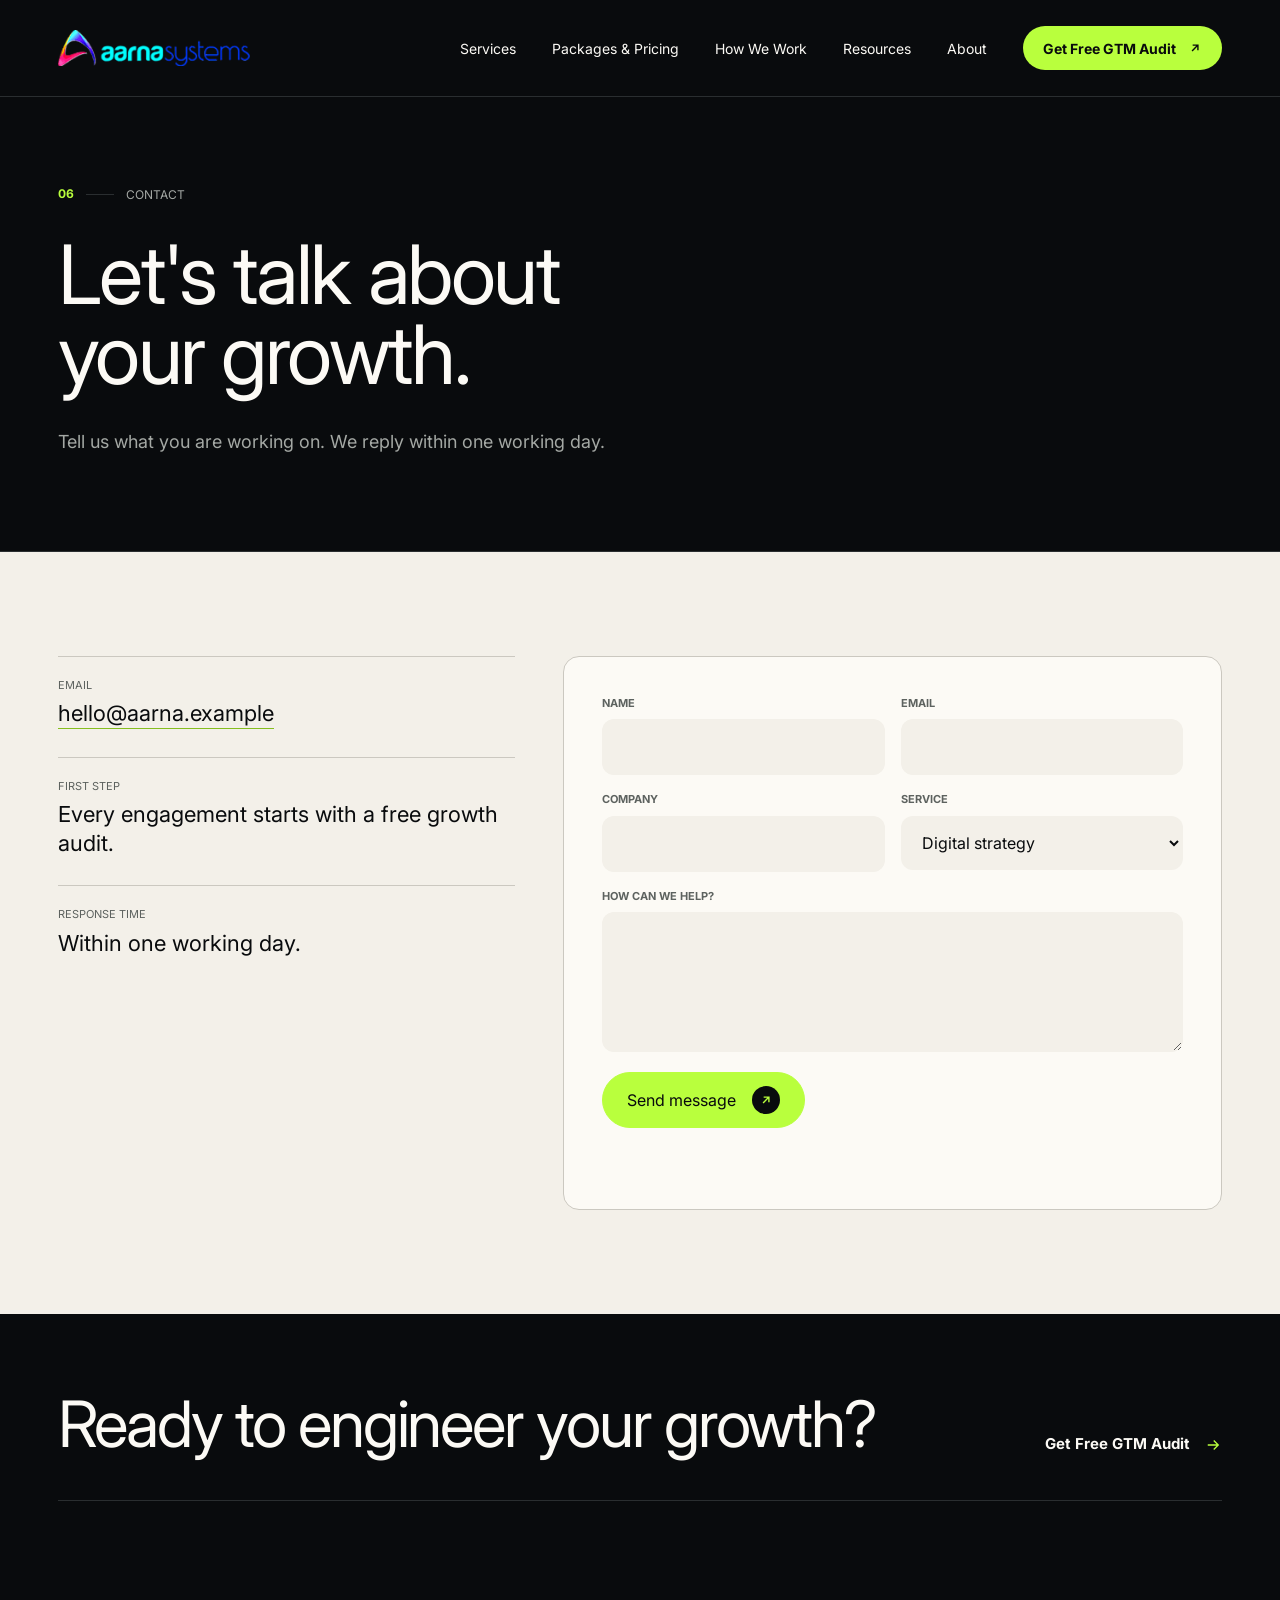
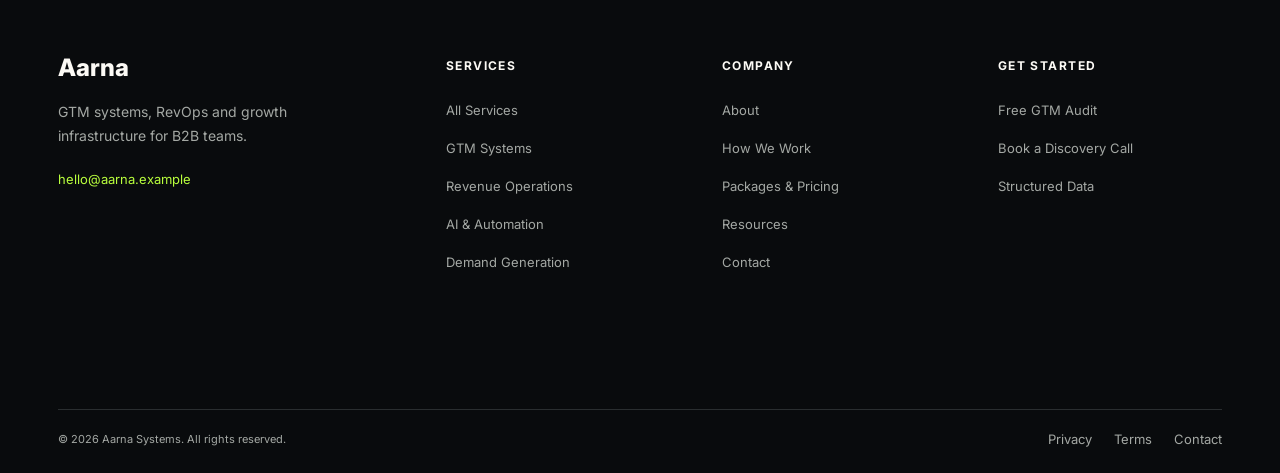
<file: pages/contact.html>
<!doctype html>
<html lang="en">
<head>
<meta charset="utf-8">
<meta name="viewport" content="width=device-width, initial-scale=1">
<!-- SEO:START -->
<title>Contact | Aarna Systems</title>
<meta name="description" content="Tell us about your project and ask for a free growth audit. We reply within one working day.">
<meta name="robots" content="index, follow">
<link rel="canonical" href="https://www.aarna.example/pages/contact.html">
<link rel="icon" type="image/png" href="../assets/images/favicon.png">
<meta property="og:type" content="website">
<meta property="og:site_name" content="Aarna Systems">
<meta property="og:locale" content="en_US">
<meta property="og:title" content="Contact | Aarna Systems">
<meta property="og:description" content="Tell us about your project and ask for a free growth audit. We reply within one working day.">
<meta property="og:url" content="https://www.aarna.example/pages/contact.html">
<meta property="og:image" content="https://www.aarna.example/assets/images/og-image.png">
<meta name="twitter:card" content="summary_large_image">
<meta name="twitter:title" content="Contact | Aarna Systems">
<meta name="twitter:description" content="Tell us about your project and ask for a free growth audit. We reply within one working day.">
<meta name="twitter:image" content="https://www.aarna.example/assets/images/og-image.png">
<script type="application/ld+json">{"@context":"https://schema.org","@graph":[{"@type":"Organization","@id":"https://www.aarna.example/#organization","name":"Aarna Systems","url":"https://www.aarna.example/","logo":"https://www.aarna.example/assets/images/logo.png"},{"@type":"WebSite","@id":"https://www.aarna.example/#website","name":"Aarna Systems","url":"https://www.aarna.example/","publisher":{"@id":"https://www.aarna.example/#organization"}},{"@type":"BreadcrumbList","itemListElement":[{"@type":"ListItem","position":1,"name":"Home","item":"https://www.aarna.example/"},{"@type":"ListItem","position":2,"name":"pages","item":"https://www.aarna.example/pages.html"},{"@type":"ListItem","position":3,"name":"Contact","item":"https://www.aarna.example/pages/contact.html.html"}]},{"@type":"ContactPage","name":"Contact | Aarna Systems","url":"https://www.aarna.example/pages/contact.html"}]}</script>
<!-- SEO:END -->
<link rel="preconnect" href="https://fonts.googleapis.com">
<link rel="preconnect" href="https://fonts.gstatic.com" crossorigin>
<link rel="stylesheet" href="https://fonts.googleapis.com/css2?family=Inter:wght@400;600;700;800&display=swap">
<link rel="stylesheet" href="../assets/css/style.css">
<script>(function(){var r=window.matchMedia&&matchMedia("(prefers-reduced-motion: reduce)").matches;if(!r){document.documentElement.classList.add("aa-js")}})();</script>
</head>
<body data-root="../">
<div data-include="header"></div>
<main id="main">
<section class="aa-phero">
  <div class="aa-wrap">
    <div class="aa-eyebrow aa-eyebrow--dark" data-r="left"><b>06</b><i></i><span>Contact</span></div>
    <h1 class="aa-h2 aa-h2--light" data-lines><span class="aa-mask"><span>Let's talk about</span></span><span class="aa-mask"><span>your growth.</span></span></h1>
    <p class="aa-phero__lead" data-r="up">Tell us what you are working on. We reply within one working day.</p>
    
  </div>
</section>
<section class="aa-block aa-block--sand">
  <div class="aa-wrap">
    <div class="row g-5">
      <div class="col-lg-5">
        <div class="aa-contact__info" data-r="up">
          <div class="aa-contact__row"><span>Email</span><a href="mailto:hello@aarna.example" data-cfg-email>hello@aarna.example</a></div>
          <div class="aa-contact__row"><span>First step</span><p>Every engagement starts with a free growth audit.</p></div>
          <div class="aa-contact__row"><span>Response time</span><p>Within one working day.</p></div>
        </div>
      </div>
      <div class="col-lg-7">
        <form class="aa-form" data-aa-form data-r="up">
          <div class="row g-3">
            <div class="col-md-6 aa-field"><label for="f-name">Name</label><input id="f-name" name="name" type="text" autocomplete="name" required></div>
            <div class="col-md-6 aa-field"><label for="f-email">Email</label><input id="f-email" name="email" type="email" autocomplete="email" required></div>
            <div class="col-md-6 aa-field"><label for="f-company">Company</label><input id="f-company" name="company" type="text" autocomplete="organization"></div>
            <div class="col-md-6 aa-field"><label for="f-service">Service</label>
              <select id="f-service" name="service"><option>Digital strategy</option><option>Technical SEO audit</option><option>Website development</option><option>SEO and search visibility</option><option>Conversion rate optimisation</option><option>Marketing automation and AI workflows</option><option>Not sure yet</option></select></div>
            <div class="col-12 aa-field"><label for="f-msg">How can we help?</label><textarea id="f-msg" name="message" required></textarea></div>
          </div>
          <button class="aa-btn aa-btn--lime aa-magnetic" type="submit"><span>Send message</span><i class="aa-arrow aa-arrow--dark"><svg viewBox="0 0 24 24" width="14" height="14" fill="none" stroke="#B9FF3D" stroke-width="2.4"><path d="M7 17L17 7M8 7h9v9"/></svg></i></button>
          <p class="aa-form__status" data-aa-status role="status" aria-live="polite"></p>
        </form>
      </div>
    </div>
  </div>
</section>
</main>
<div data-include="footer"></div>
<script src="../assets/js/config.js" defer></script>
<script src="../assets/js/components.js" defer></script>
<script src="../assets/js/include.js" defer></script>
<script src="../assets/js/main.js" defer></script>
</body>
</html>
</file>
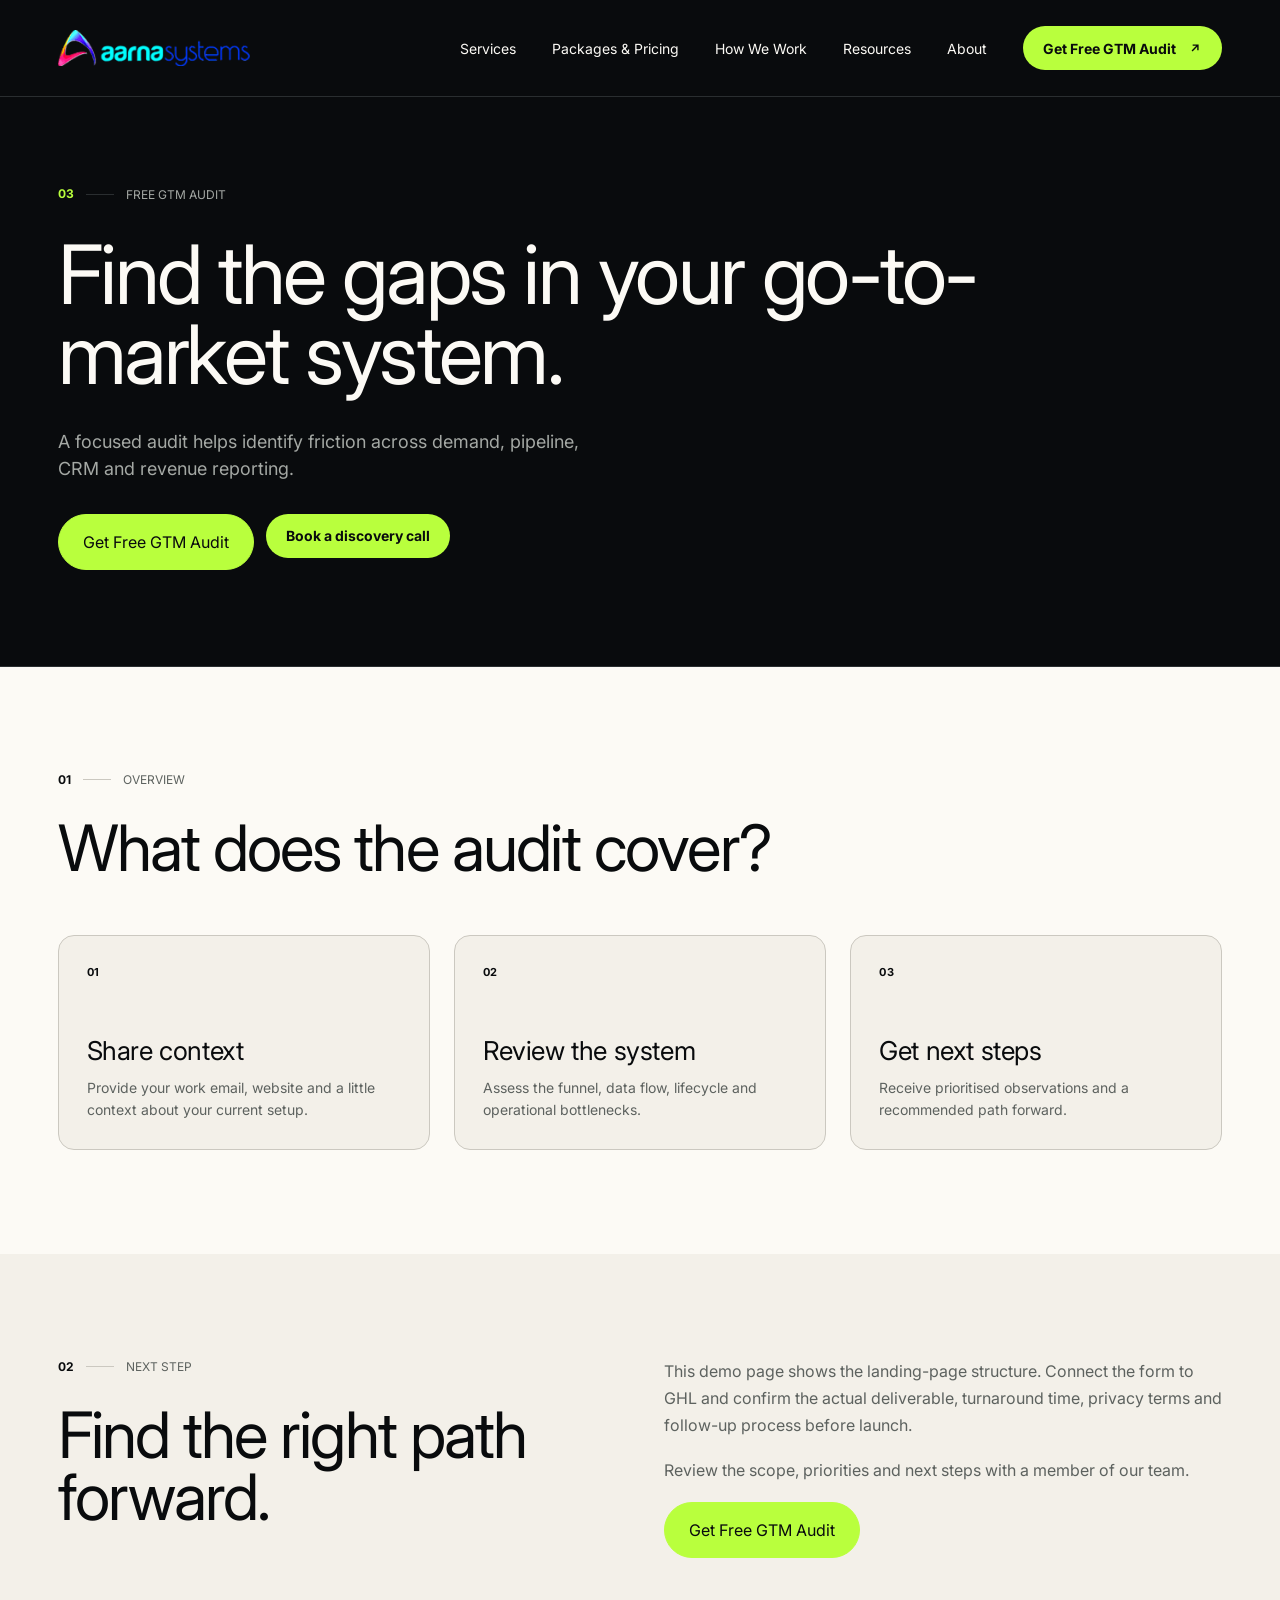
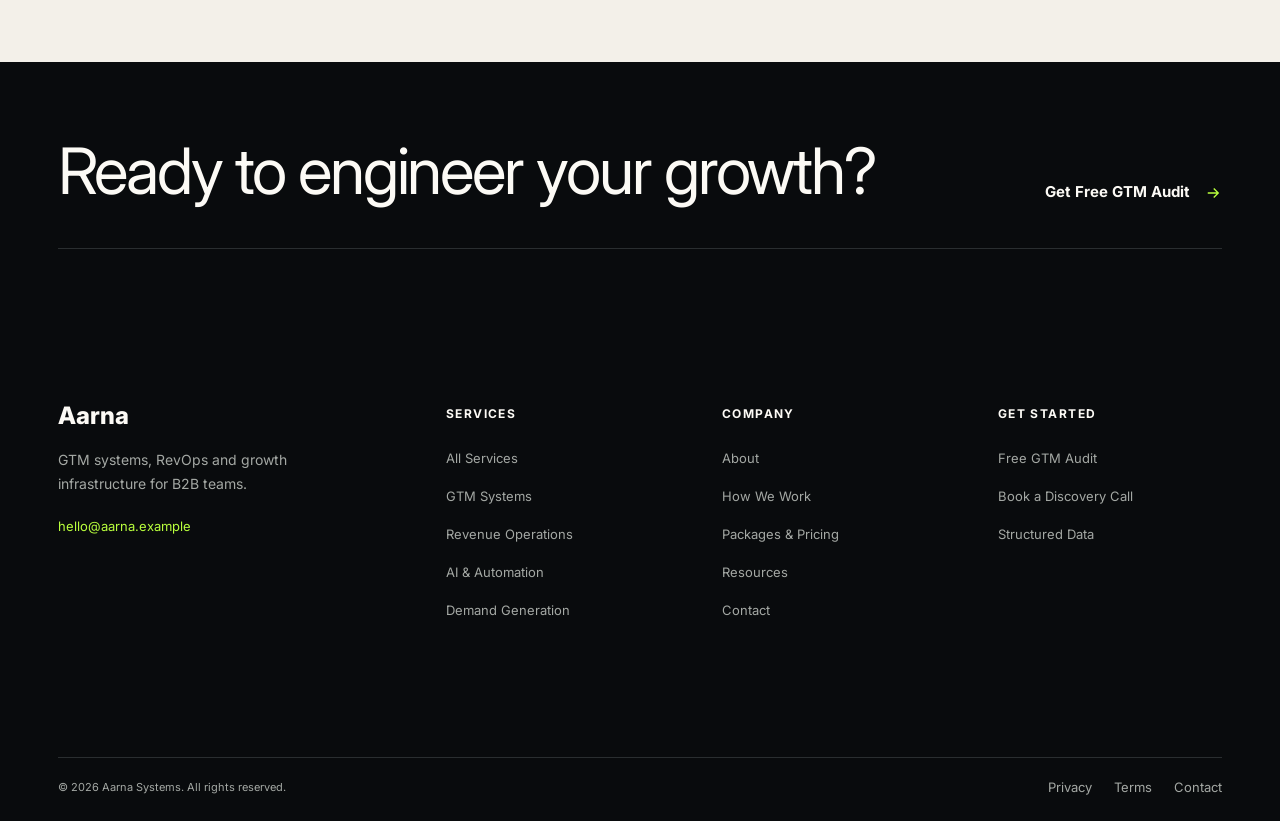
<file: pages/free-gtm-audit.html>
<!doctype html>
<html lang="en">
<head>
<meta charset="utf-8">
<meta name="viewport" content="width=device-width, initial-scale=1">
<!-- SEO:START -->
<title>Free GTM Audit | Aarna Systems</title>
<meta name="description" content="Request a review of your GTM system, CRM, funnel and revenue operations.">
<meta name="robots" content="index, follow">
<link rel="canonical" href="https://www.aarna.example/pages/free-gtm-audit.html">
<link rel="icon" type="image/png" href="../assets/images/favicon.png">
<meta property="og:type" content="website">
<meta property="og:site_name" content="Aarna Systems">
<meta property="og:locale" content="en_US">
<meta property="og:title" content="Free GTM Audit | Aarna Systems">
<meta property="og:description" content="Request a review of your GTM system, CRM, funnel and revenue operations.">
<meta property="og:url" content="https://www.aarna.example/pages/free-gtm-audit.html">
<meta property="og:image" content="https://www.aarna.example/assets/images/og-image.png">
<meta name="twitter:card" content="summary_large_image">
<meta name="twitter:title" content="Free GTM Audit | Aarna Systems">
<meta name="twitter:description" content="Request a review of your GTM system, CRM, funnel and revenue operations.">
<meta name="twitter:image" content="https://www.aarna.example/assets/images/og-image.png">
<script type="application/ld+json">{"@context":"https://schema.org","@graph":[{"@type":"Organization","@id":"https://www.aarna.example/#organization","name":"Aarna Systems","url":"https://www.aarna.example/","logo":"https://www.aarna.example/assets/images/logo.png"},{"@type":"WebSite","@id":"https://www.aarna.example/#website","name":"Aarna Systems","url":"https://www.aarna.example/","publisher":{"@id":"https://www.aarna.example/#organization"}},{"@type":"BreadcrumbList","itemListElement":[{"@type":"ListItem","position":1,"name":"Home","item":"https://www.aarna.example/"},{"@type":"ListItem","position":2,"name":"pages","item":"https://www.aarna.example/pages.html"},{"@type":"ListItem","position":3,"name":"Free GTM Audit","item":"https://www.aarna.example/pages/free-gtm-audit.html.html"}]}]}</script>
<!-- SEO:END -->
<link rel="preconnect" href="https://fonts.googleapis.com">
<link rel="preconnect" href="https://fonts.gstatic.com" crossorigin>
<link rel="stylesheet" href="https://fonts.googleapis.com/css2?family=Inter:wght@400;600;700;800&display=swap">
<link rel="stylesheet" href="../assets/css/style.css">
</head>
<body data-root="../">
<div data-include="header"></div>
<main id="main">
<section class="aa-phero"><div class="aa-wrap">
<div class="aa-eyebrow aa-eyebrow--dark"><b>03</b><i></i><span>Free GTM Audit</span></div>
<h1 class="aa-h2 aa-h2--light">Find the gaps in your go-to-market system.</h1>
<p class="aa-phero__lead">A focused audit helps identify friction across demand, pipeline, CRM and revenue reporting.</p>
<div class="aa-actions"><a class="aa-btn aa-btn--lime aa-magnetic" href="free-gtm-audit.html"><span>Get Free GTM Audit</span></a><a class="aa-pill aa-pill--sm" href="contact.html">Book a discovery call</a></div>
</div></section>
<section class="aa-block aa-block--cream"><div class="aa-wrap">
<div class="aa-sec-head"><div class="aa-sec-head__copy"><div class="aa-eyebrow"><b>01</b><i></i><span>Overview</span></div><h2 class="aa-h2">What does the audit cover?</h2></div></div>
<div class="row g-4"><div class="col-md-4"><article class="aa-step"><b>01</b><div><h3>Share context</h3><p>Provide your work email, website and a little context about your current setup.</p></div></article></div><div class="col-md-4"><article class="aa-step"><b>02</b><div><h3>Review the system</h3><p>Assess the funnel, data flow, lifecycle and operational bottlenecks.</p></div></article></div><div class="col-md-4"><article class="aa-step"><b>03</b><div><h3>Get next steps</h3><p>Receive prioritised observations and a recommended path forward.</p></div></article></div></div>
</div></section>
<section class="aa-block aa-block--sand"><div class="aa-wrap"><div class="row g-5"><div class="col-lg-6"><div class="aa-sec-head__copy"><div class="aa-eyebrow"><b>02</b><i></i><span>Next step</span></div><h2 class="aa-h2">Find the right path forward.</h2></div></div><div class="col-lg-6 aa-prose"><p>This demo page shows the landing-page structure. Connect the form to GHL and confirm the actual deliverable, turnaround time, privacy terms and follow-up process before launch.</p><p>Review the scope, priorities and next steps with a member of our team.</p><a class="aa-btn aa-btn--lime" href="free-gtm-audit.html"><span>Get Free GTM Audit</span></a></div></div></div></section>
</main>
<div data-include="footer"></div>
<script src="../assets/js/config.js" defer></script><script src="../assets/js/components.js" defer></script><script src="../assets/js/include.js" defer></script><script src="../assets/js/main.js" defer></script>
</body></html>
</file>
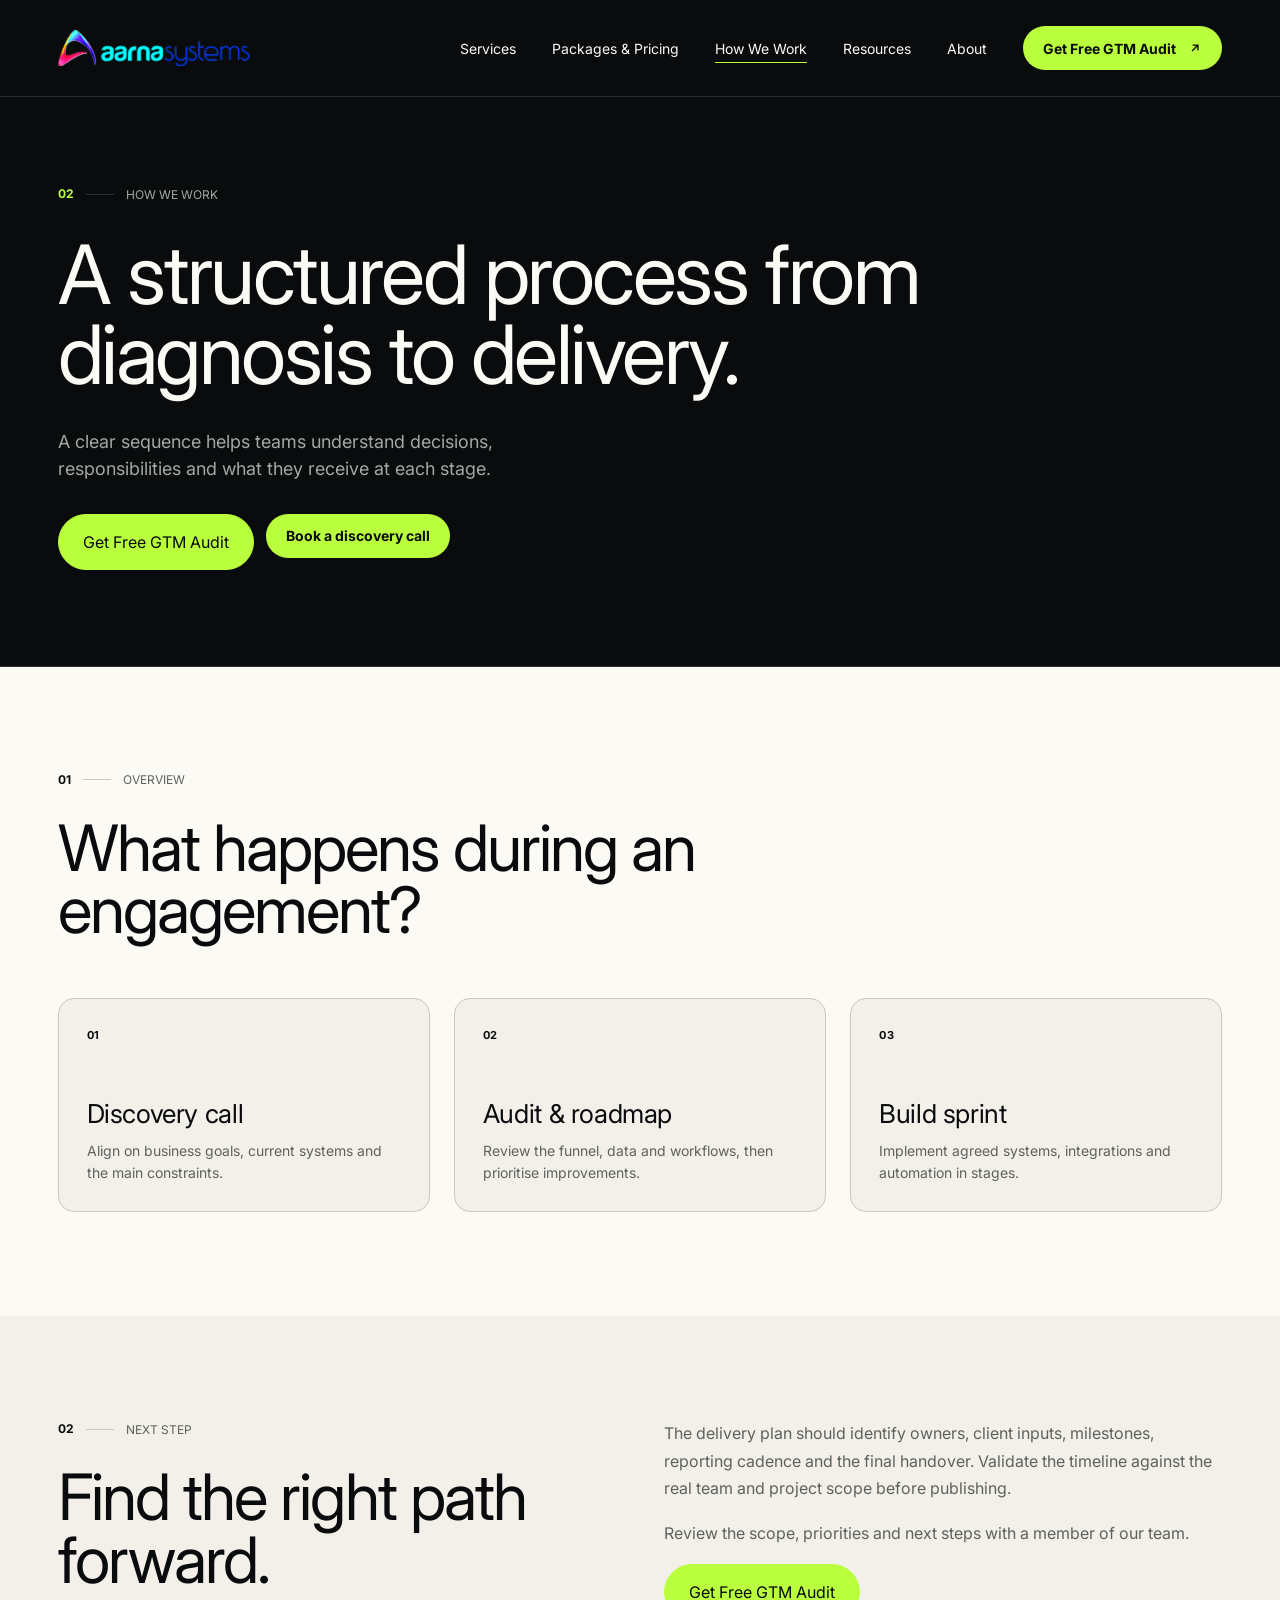
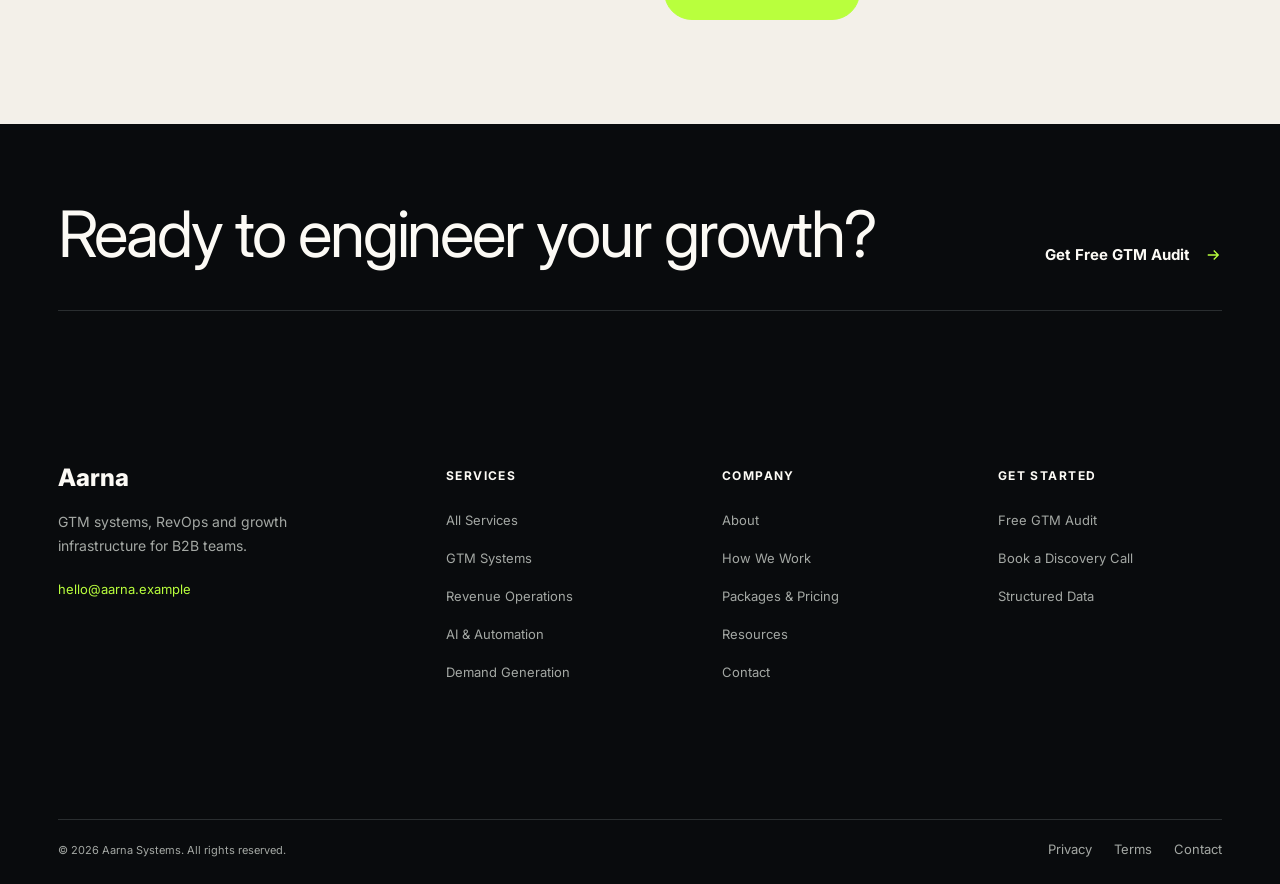
<file: pages/how-we-work.html>
<!doctype html>
<html lang="en">
<head>
<meta charset="utf-8">
<meta name="viewport" content="width=device-width, initial-scale=1">
<!-- SEO:START -->
<title>How We Work | Aarna Systems</title>
<meta name="description" content="See the engagement process, delivery stages, responsibilities and handover approach.">
<meta name="robots" content="index, follow">
<link rel="canonical" href="https://www.aarna.example/pages/how-we-work.html">
<link rel="icon" type="image/png" href="../assets/images/favicon.png">
<meta property="og:type" content="website">
<meta property="og:site_name" content="Aarna Systems">
<meta property="og:locale" content="en_US">
<meta property="og:title" content="How We Work | Aarna Systems">
<meta property="og:description" content="See the engagement process, delivery stages, responsibilities and handover approach.">
<meta property="og:url" content="https://www.aarna.example/pages/how-we-work.html">
<meta property="og:image" content="https://www.aarna.example/assets/images/og-image.png">
<meta name="twitter:card" content="summary_large_image">
<meta name="twitter:title" content="How We Work | Aarna Systems">
<meta name="twitter:description" content="See the engagement process, delivery stages, responsibilities and handover approach.">
<meta name="twitter:image" content="https://www.aarna.example/assets/images/og-image.png">
<script type="application/ld+json">{"@context":"https://schema.org","@graph":[{"@type":"Organization","@id":"https://www.aarna.example/#organization","name":"Aarna Systems","url":"https://www.aarna.example/","logo":"https://www.aarna.example/assets/images/logo.png"},{"@type":"WebSite","@id":"https://www.aarna.example/#website","name":"Aarna Systems","url":"https://www.aarna.example/","publisher":{"@id":"https://www.aarna.example/#organization"}},{"@type":"BreadcrumbList","itemListElement":[{"@type":"ListItem","position":1,"name":"Home","item":"https://www.aarna.example/"},{"@type":"ListItem","position":2,"name":"pages","item":"https://www.aarna.example/pages.html"},{"@type":"ListItem","position":3,"name":"How We Work","item":"https://www.aarna.example/pages/how-we-work.html.html"}]}]}</script>
<!-- SEO:END -->
<link rel="preconnect" href="https://fonts.googleapis.com">
<link rel="preconnect" href="https://fonts.gstatic.com" crossorigin>
<link rel="stylesheet" href="https://fonts.googleapis.com/css2?family=Inter:wght@400;600;700;800&display=swap">
<link rel="stylesheet" href="../assets/css/style.css">
</head>
<body data-root="../">
<div data-include="header"></div>
<main id="main">
<section class="aa-phero"><div class="aa-wrap">
<div class="aa-eyebrow aa-eyebrow--dark"><b>02</b><i></i><span>How We Work</span></div>
<h1 class="aa-h2 aa-h2--light">A structured process from diagnosis to delivery.</h1>
<p class="aa-phero__lead">A clear sequence helps teams understand decisions, responsibilities and what they receive at each stage.</p>
<div class="aa-actions"><a class="aa-btn aa-btn--lime aa-magnetic" href="free-gtm-audit.html"><span>Get Free GTM Audit</span></a><a class="aa-pill aa-pill--sm" href="contact.html">Book a discovery call</a></div>
</div></section>
<section class="aa-block aa-block--cream"><div class="aa-wrap">
<div class="aa-sec-head"><div class="aa-sec-head__copy"><div class="aa-eyebrow"><b>01</b><i></i><span>Overview</span></div><h2 class="aa-h2">What happens during an engagement?</h2></div></div>
<div class="row g-4"><div class="col-md-4"><article class="aa-step"><b>01</b><div><h3>Discovery call</h3><p>Align on business goals, current systems and the main constraints.</p></div></article></div><div class="col-md-4"><article class="aa-step"><b>02</b><div><h3>Audit & roadmap</h3><p>Review the funnel, data and workflows, then prioritise improvements.</p></div></article></div><div class="col-md-4"><article class="aa-step"><b>03</b><div><h3>Build sprint</h3><p>Implement agreed systems, integrations and automation in stages.</p></div></article></div></div>
</div></section>
<section class="aa-block aa-block--sand"><div class="aa-wrap"><div class="row g-5"><div class="col-lg-6"><div class="aa-sec-head__copy"><div class="aa-eyebrow"><b>02</b><i></i><span>Next step</span></div><h2 class="aa-h2">Find the right path forward.</h2></div></div><div class="col-lg-6 aa-prose"><p>The delivery plan should identify owners, client inputs, milestones, reporting cadence and the final handover. Validate the timeline against the real team and project scope before publishing.</p><p>Review the scope, priorities and next steps with a member of our team.</p><a class="aa-btn aa-btn--lime" href="free-gtm-audit.html"><span>Get Free GTM Audit</span></a></div></div></div></section>
</main>
<div data-include="footer"></div>
<script src="../assets/js/config.js" defer></script><script src="../assets/js/components.js" defer></script><script src="../assets/js/include.js" defer></script><script src="../assets/js/main.js" defer></script>
</body></html>
</file>
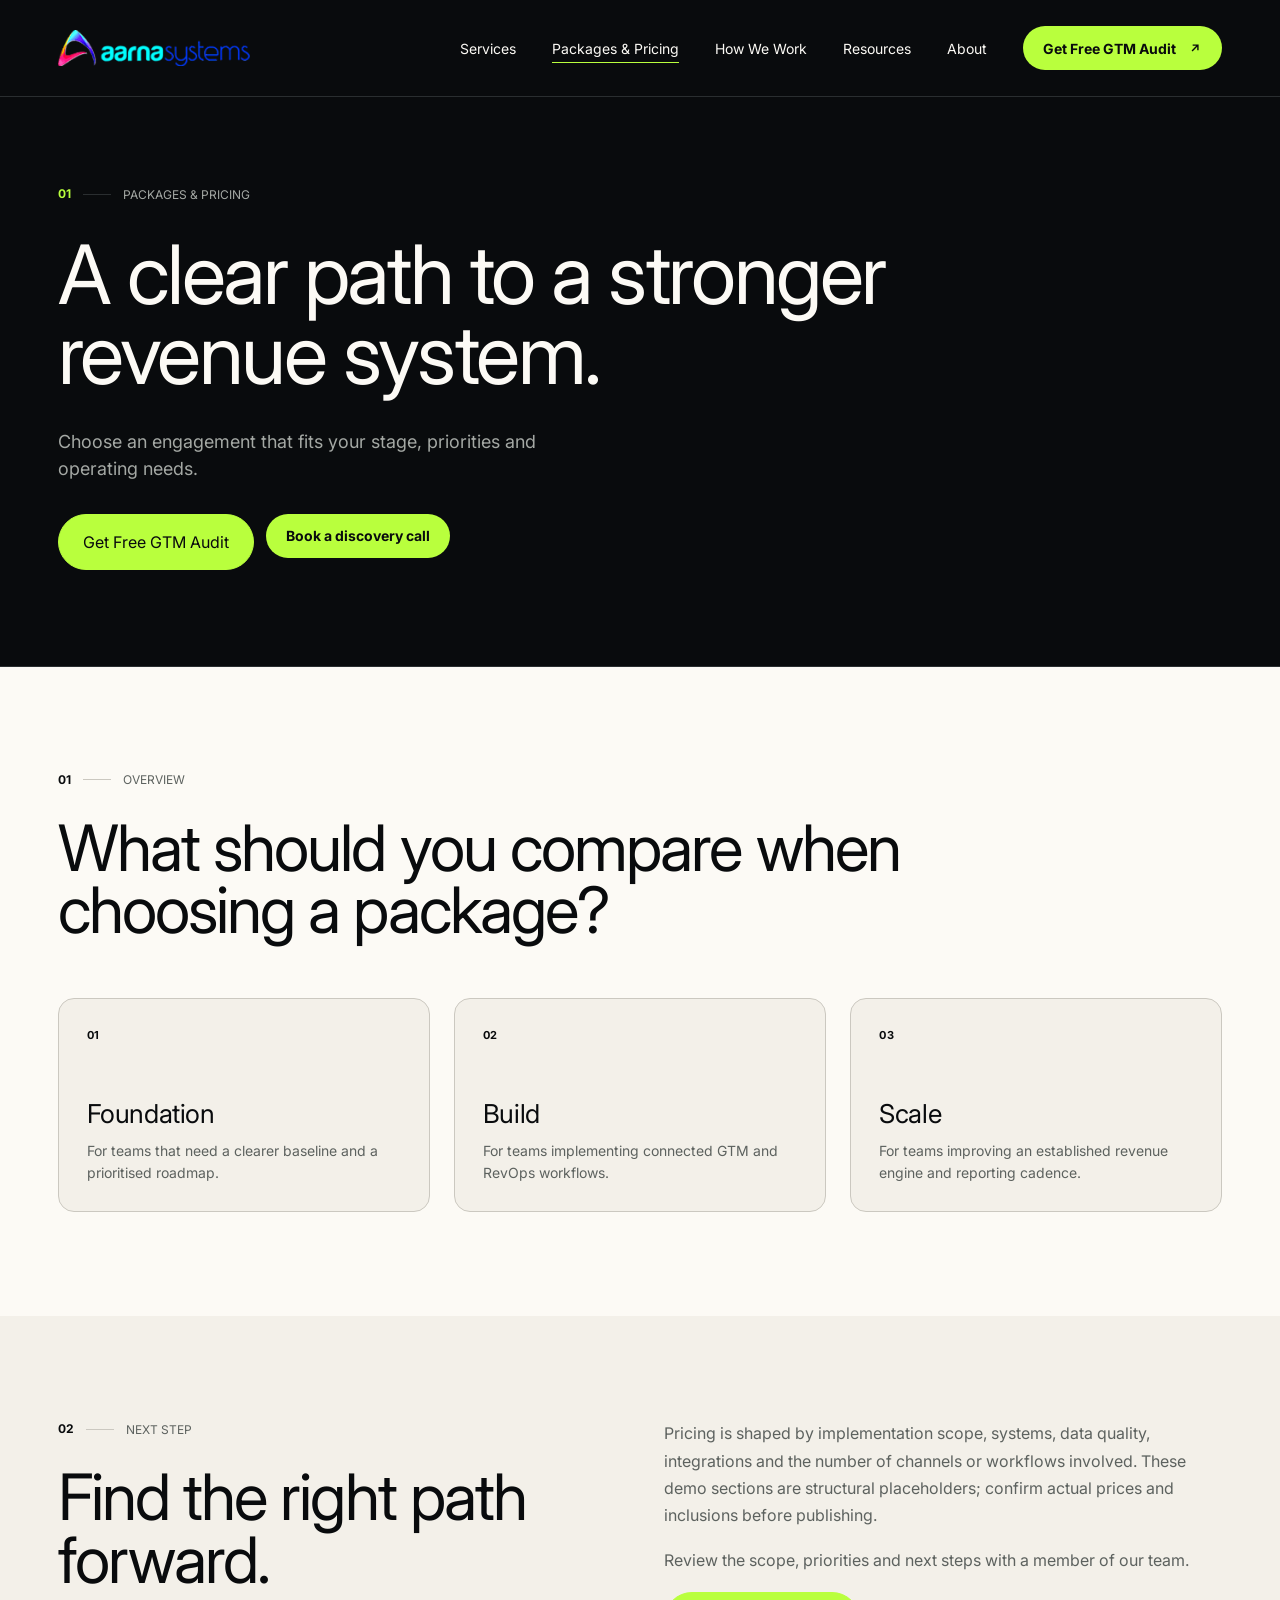
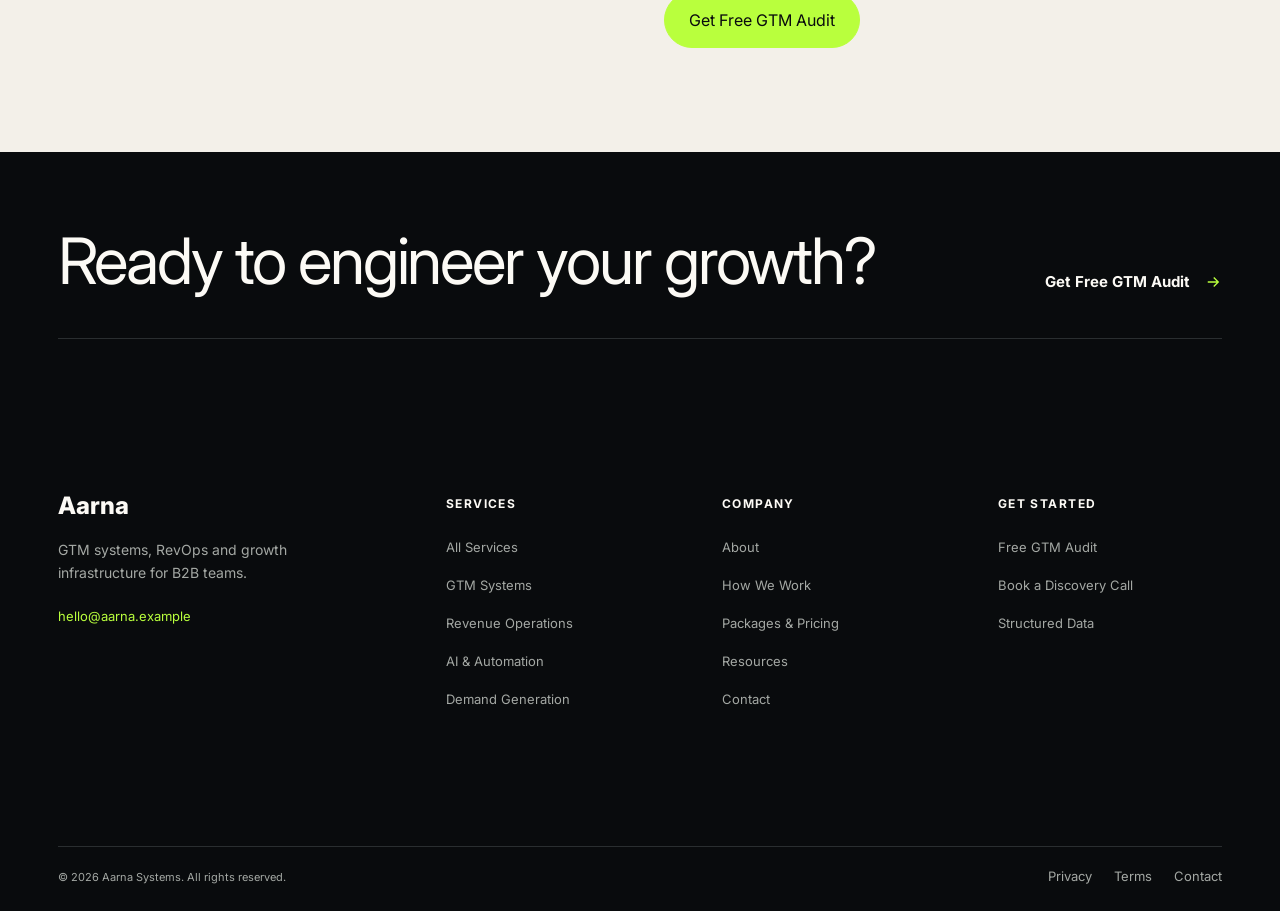
<file: pages/packages-pricing.html>
<!doctype html>
<html lang="en">
<head>
<meta charset="utf-8">
<meta name="viewport" content="width=device-width, initial-scale=1">
<!-- SEO:START -->
<title>Packages &amp; Pricing | Aarna Systems</title>
<meta name="description" content="Explore GTM and RevOps engagement options, scope and package fit.">
<meta name="robots" content="index, follow">
<link rel="canonical" href="https://www.aarna.example/pages/packages-pricing.html">
<link rel="icon" type="image/png" href="../assets/images/favicon.png">
<meta property="og:type" content="website">
<meta property="og:site_name" content="Aarna Systems">
<meta property="og:locale" content="en_US">
<meta property="og:title" content="Packages &amp; Pricing | Aarna Systems">
<meta property="og:description" content="Explore GTM and RevOps engagement options, scope and package fit.">
<meta property="og:url" content="https://www.aarna.example/pages/packages-pricing.html">
<meta property="og:image" content="https://www.aarna.example/assets/images/og-image.png">
<meta name="twitter:card" content="summary_large_image">
<meta name="twitter:title" content="Packages &amp; Pricing | Aarna Systems">
<meta name="twitter:description" content="Explore GTM and RevOps engagement options, scope and package fit.">
<meta name="twitter:image" content="https://www.aarna.example/assets/images/og-image.png">
<script type="application/ld+json">{"@context":"https://schema.org","@graph":[{"@type":"Organization","@id":"https://www.aarna.example/#organization","name":"Aarna Systems","url":"https://www.aarna.example/","logo":"https://www.aarna.example/assets/images/logo.png"},{"@type":"WebSite","@id":"https://www.aarna.example/#website","name":"Aarna Systems","url":"https://www.aarna.example/","publisher":{"@id":"https://www.aarna.example/#organization"}},{"@type":"BreadcrumbList","itemListElement":[{"@type":"ListItem","position":1,"name":"Home","item":"https://www.aarna.example/"},{"@type":"ListItem","position":2,"name":"pages","item":"https://www.aarna.example/pages.html"},{"@type":"ListItem","position":3,"name":"Packages & Pricing","item":"https://www.aarna.example/pages/packages-pricing.html.html"}]}]}</script>
<!-- SEO:END -->
<link rel="preconnect" href="https://fonts.googleapis.com">
<link rel="preconnect" href="https://fonts.gstatic.com" crossorigin>
<link rel="stylesheet" href="https://fonts.googleapis.com/css2?family=Inter:wght@400;600;700;800&display=swap">
<link rel="stylesheet" href="../assets/css/style.css">
</head>
<body data-root="../">
<div data-include="header"></div>
<main id="main">
<section class="aa-phero"><div class="aa-wrap">
<div class="aa-eyebrow aa-eyebrow--dark"><b>01</b><i></i><span>Packages & Pricing</span></div>
<h1 class="aa-h2 aa-h2--light">A clear path to a stronger revenue system.</h1>
<p class="aa-phero__lead">Choose an engagement that fits your stage, priorities and operating needs.</p>
<div class="aa-actions"><a class="aa-btn aa-btn--lime aa-magnetic" href="free-gtm-audit.html"><span>Get Free GTM Audit</span></a><a class="aa-pill aa-pill--sm" href="contact.html">Book a discovery call</a></div>
</div></section>
<section class="aa-block aa-block--cream"><div class="aa-wrap">
<div class="aa-sec-head"><div class="aa-sec-head__copy"><div class="aa-eyebrow"><b>01</b><i></i><span>Overview</span></div><h2 class="aa-h2">What should you compare when choosing a package?</h2></div></div>
<div class="row g-4"><div class="col-md-4"><article class="aa-step"><b>01</b><div><h3>Foundation</h3><p>For teams that need a clearer baseline and a prioritised roadmap.</p></div></article></div><div class="col-md-4"><article class="aa-step"><b>02</b><div><h3>Build</h3><p>For teams implementing connected GTM and RevOps workflows.</p></div></article></div><div class="col-md-4"><article class="aa-step"><b>03</b><div><h3>Scale</h3><p>For teams improving an established revenue engine and reporting cadence.</p></div></article></div></div>
</div></section>
<section class="aa-block aa-block--sand"><div class="aa-wrap"><div class="row g-5"><div class="col-lg-6"><div class="aa-sec-head__copy"><div class="aa-eyebrow"><b>02</b><i></i><span>Next step</span></div><h2 class="aa-h2">Find the right path forward.</h2></div></div><div class="col-lg-6 aa-prose"><p>Pricing is shaped by implementation scope, systems, data quality, integrations and the number of channels or workflows involved. These demo sections are structural placeholders; confirm actual prices and inclusions before publishing.</p><p>Review the scope, priorities and next steps with a member of our team.</p><a class="aa-btn aa-btn--lime" href="free-gtm-audit.html"><span>Get Free GTM Audit</span></a></div></div></div></section>
</main>
<div data-include="footer"></div>
<script src="../assets/js/config.js" defer></script><script src="../assets/js/components.js" defer></script><script src="../assets/js/include.js" defer></script><script src="../assets/js/main.js" defer></script>
</body></html>
</file>
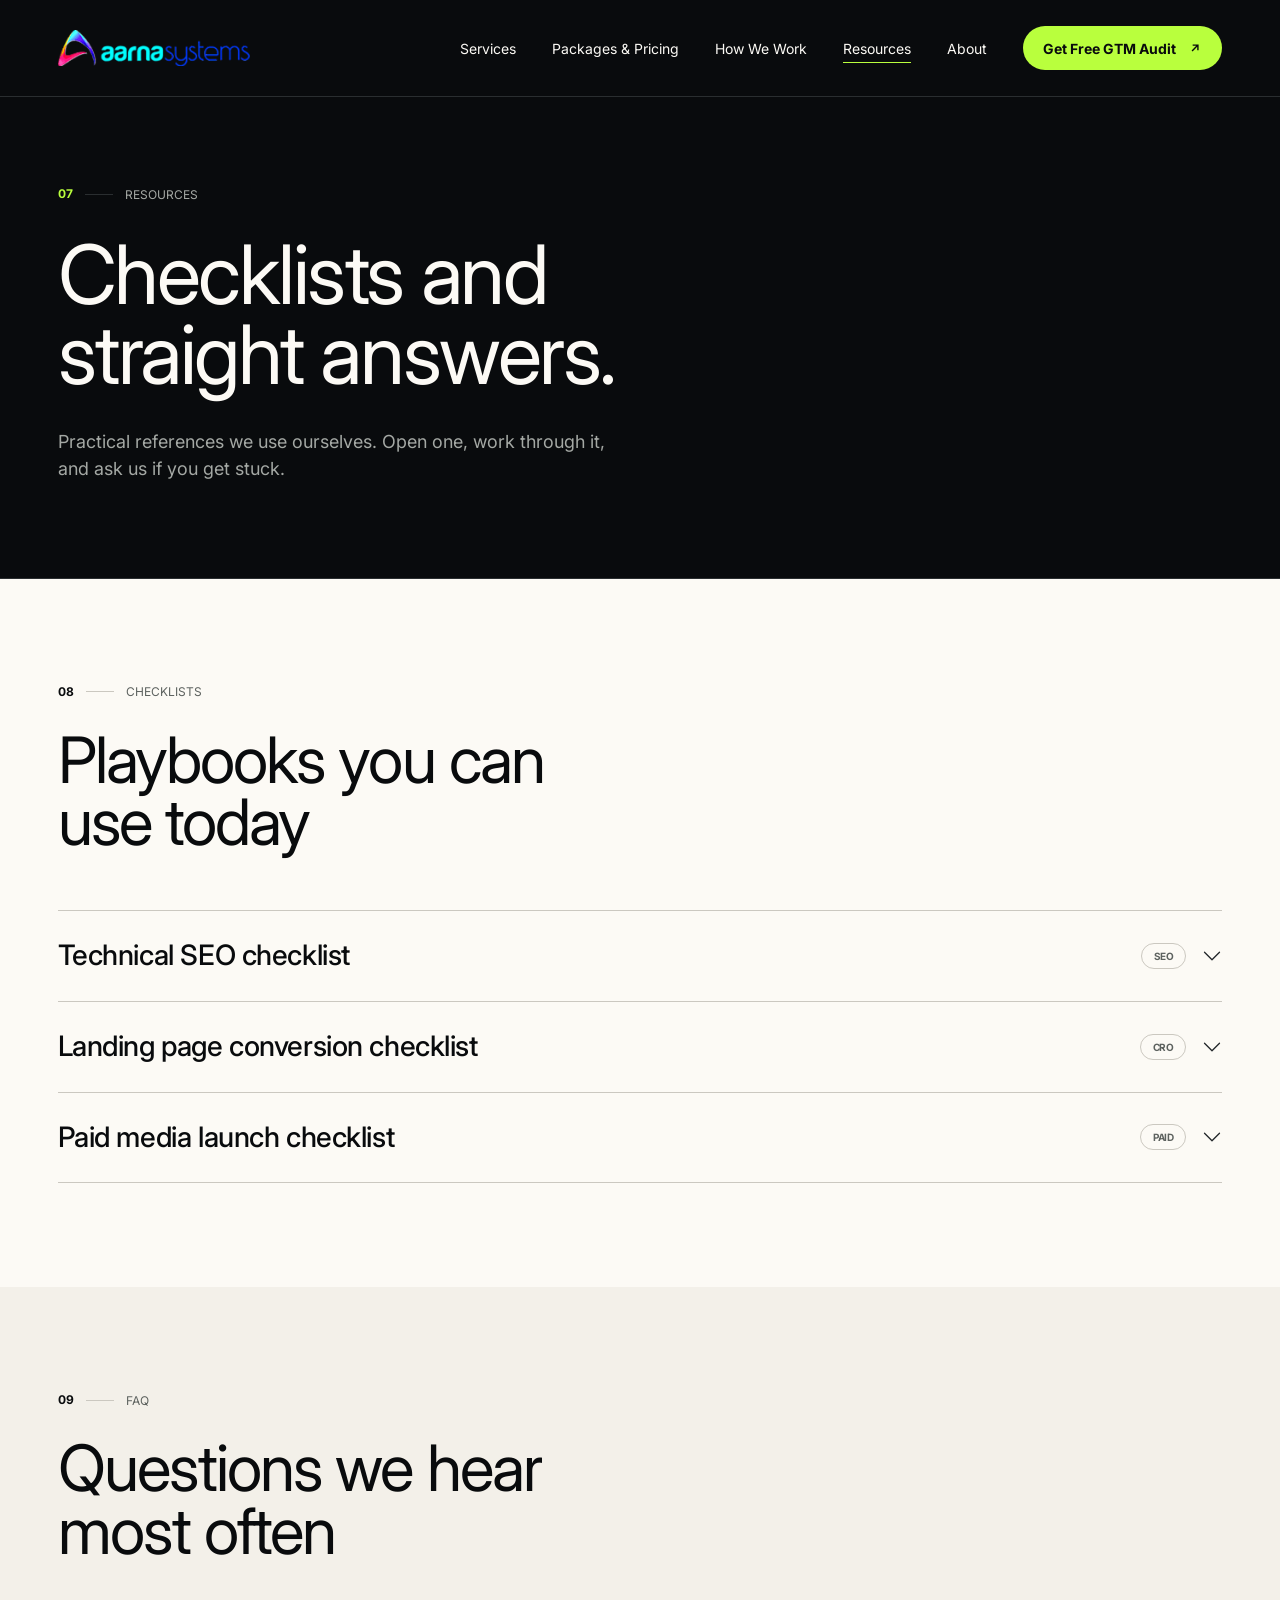
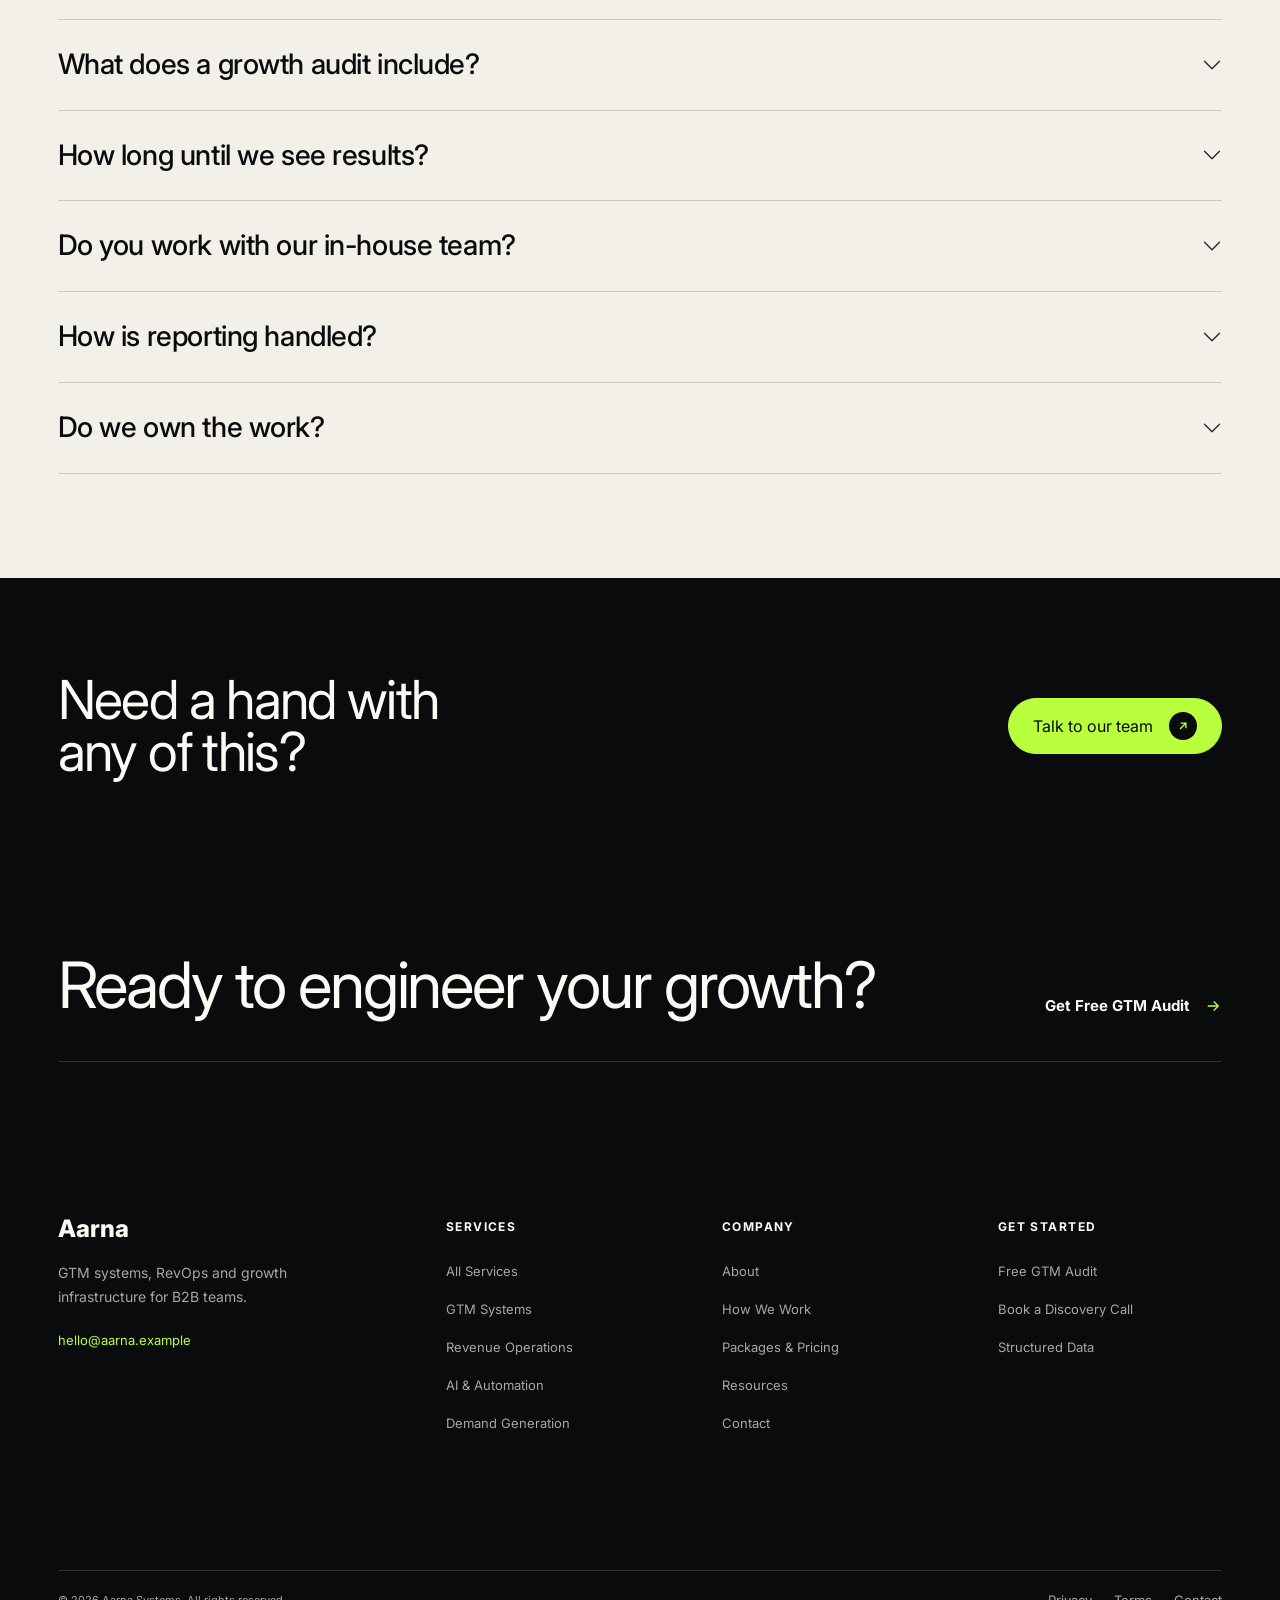
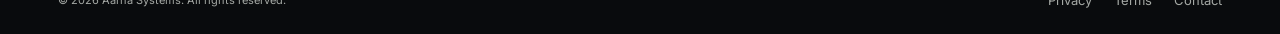
<file: pages/resources.html>
<!doctype html>
<html lang="en">
<head>
<meta charset="utf-8">
<meta name="viewport" content="width=device-width, initial-scale=1">
<!-- SEO:START -->
<title>Resources | Aarna Systems</title>
<meta name="description" content="Practical SEO, conversion and paid media checklists, plus answers to common questions about working with Aarna Systems.">
<meta name="robots" content="index, follow">
<link rel="canonical" href="https://www.aarna.example/pages/resources.html">
<link rel="icon" type="image/png" href="../assets/images/favicon.png">
<meta property="og:type" content="website">
<meta property="og:site_name" content="Aarna Systems">
<meta property="og:locale" content="en_US">
<meta property="og:title" content="Resources | Aarna Systems">
<meta property="og:description" content="Practical SEO, conversion and paid media checklists, plus answers to common questions about working with Aarna Systems.">
<meta property="og:url" content="https://www.aarna.example/pages/resources.html">
<meta property="og:image" content="https://www.aarna.example/assets/images/og-image.png">
<meta name="twitter:card" content="summary_large_image">
<meta name="twitter:title" content="Resources | Aarna Systems">
<meta name="twitter:description" content="Practical SEO, conversion and paid media checklists, plus answers to common questions about working with Aarna Systems.">
<meta name="twitter:image" content="https://www.aarna.example/assets/images/og-image.png">
<script type="application/ld+json">{"@context":"https://schema.org","@graph":[{"@type":"Organization","@id":"https://www.aarna.example/#organization","name":"Aarna Systems","url":"https://www.aarna.example/","logo":"https://www.aarna.example/assets/images/logo.png"},{"@type":"WebSite","@id":"https://www.aarna.example/#website","name":"Aarna Systems","url":"https://www.aarna.example/","publisher":{"@id":"https://www.aarna.example/#organization"}},{"@type":"BreadcrumbList","itemListElement":[{"@type":"ListItem","position":1,"name":"Home","item":"https://www.aarna.example/"},{"@type":"ListItem","position":2,"name":"pages","item":"https://www.aarna.example/pages.html"},{"@type":"ListItem","position":3,"name":"Resources","item":"https://www.aarna.example/pages/resources.html.html"}]},{"@type":"CollectionPage","name":"Resources | Aarna Systems","url":"https://www.aarna.example/pages/resources.html"}]}</script>
<!-- SEO:END -->
<link rel="preconnect" href="https://fonts.googleapis.com">
<link rel="preconnect" href="https://fonts.gstatic.com" crossorigin>
<link rel="stylesheet" href="https://fonts.googleapis.com/css2?family=Inter:wght@400;600;700;800&display=swap">
<link rel="stylesheet" href="../assets/css/style.css">
<script>(function(){var r=window.matchMedia&&matchMedia("(prefers-reduced-motion: reduce)").matches;if(!r){document.documentElement.classList.add("aa-js")}})();</script>
</head>
<body data-root="../">
<div data-include="header"></div>
<main id="main">
<section class="aa-phero">
  <div class="aa-wrap">
    <div class="aa-eyebrow aa-eyebrow--dark" data-r="left"><b>07</b><i></i><span>Resources</span></div>
    <h1 class="aa-h2 aa-h2--light" data-lines><span class="aa-mask"><span>Checklists and</span></span><span class="aa-mask"><span>straight answers.</span></span></h1>
    <p class="aa-phero__lead" data-r="up">Practical references we use ourselves. Open one, work through it, and ask us if you get stuck.</p>
    
  </div>
</section>
<section class="aa-block aa-block--cream">
  <div class="aa-wrap">
    <div class="aa-sec-head"><div class="aa-sec-head__copy">
      <div class="aa-eyebrow" data-r="left"><b>08</b><i></i><span>Checklists</span></div>
      <h2 class="aa-h2" data-lines><span class="aa-mask"><span>Playbooks you can</span></span><span class="aa-mask"><span>use today</span></span></h2>
    </div></div>
    <div class="accordion aa-acc" id="playbooks"><div class="accordion-item"><h3 class="accordion-header"><button class="accordion-button collapsed" type="button" data-bs-toggle="collapse" data-bs-target="#playbooks-0" aria-expanded="false" aria-controls="playbooks-0"><span>Technical SEO checklist</span><span class="aa-tag">SEO</span></button></h3><div id="playbooks-0" class="accordion-collapse collapse" data-bs-parent="#playbooks"><div class="accordion-body"><ul class="aa-check"><li>Crawl the site and fix 4xx and 5xx errors</li><li>Check robots.txt and the XML sitemap are correct</li><li>Make sure every page has one canonical URL</li><li>Compress images and serve WebP</li><li>Pass Core Web Vitals on mobile</li><li>Add structured data to key templates</li></ul></div></div></div><div class="accordion-item"><h3 class="accordion-header"><button class="accordion-button collapsed" type="button" data-bs-toggle="collapse" data-bs-target="#playbooks-1" aria-expanded="false" aria-controls="playbooks-1"><span>Landing page conversion checklist</span><span class="aa-tag">CRO</span></button></h3><div id="playbooks-1" class="accordion-collapse collapse" data-bs-parent="#playbooks"><div class="accordion-body"><ul class="aa-check"><li>One clear promise in the headline</li><li>A single primary call to action</li><li>Proof near the first action: logos, numbers, reviews</li><li>Short forms that ask only what you need</li><li>Fast load and a layout that works on a phone</li><li>A test plan with one change at a time</li></ul></div></div></div><div class="accordion-item"><h3 class="accordion-header"><button class="accordion-button collapsed" type="button" data-bs-toggle="collapse" data-bs-target="#playbooks-2" aria-expanded="false" aria-controls="playbooks-2"><span>Paid media launch checklist</span><span class="aa-tag">Paid</span></button></h3><div id="playbooks-2" class="accordion-collapse collapse" data-bs-parent="#playbooks"><div class="accordion-body"><ul class="aa-check"><li>Conversion tracking tested end to end</li><li>Audiences and exclusions defined</li><li>Ad copy mapped to one landing page each</li><li>Daily budget and a stop-loss agreed</li><li>Naming convention for campaigns</li><li>A weekly review slot in the calendar</li></ul></div></div></div></div>
  </div>
</section>
<section class="aa-block aa-block--sand">
  <div class="aa-wrap">
    <div class="aa-sec-head"><div class="aa-sec-head__copy">
      <div class="aa-eyebrow" data-r="left"><b>09</b><i></i><span>FAQ</span></div>
      <h2 class="aa-h2" data-lines><span class="aa-mask"><span>Questions we hear</span></span><span class="aa-mask"><span>most often</span></span></h2>
    </div></div>
    <div class="accordion aa-acc aa-faq" id="faq"><div class="accordion-item"><h3 class="accordion-header"><button class="accordion-button collapsed" type="button" data-bs-toggle="collapse" data-bs-target="#faq-0" aria-expanded="false" aria-controls="faq-0"><span>What does a growth audit include?</span></button></h3><div id="faq-0" class="accordion-collapse collapse" data-bs-parent="#faq"><div class="accordion-body"><p>A review of your site, search visibility and funnel, with a short list of the changes most likely to move revenue. It is free and has no obligation.</p></div></div></div><div class="accordion-item"><h3 class="accordion-header"><button class="accordion-button collapsed" type="button" data-bs-toggle="collapse" data-bs-target="#faq-1" aria-expanded="false" aria-controls="faq-1"><span>How long until we see results?</span></button></h3><div id="faq-1" class="accordion-collapse collapse" data-bs-parent="#faq"><div class="accordion-body"><p>Technical and conversion fixes can show an effect within weeks. Content and links usually take three to six months to build. We set expectations per channel up front.</p></div></div></div><div class="accordion-item"><h3 class="accordion-header"><button class="accordion-button collapsed" type="button" data-bs-toggle="collapse" data-bs-target="#faq-2" aria-expanded="false" aria-controls="faq-2"><span>Do you work with our in-house team?</span></button></h3><div id="faq-2" class="accordion-collapse collapse" data-bs-parent="#faq"><div class="accordion-body"><p>Yes. We can run the full programme or support your team on a single channel, with clear scope either way.</p></div></div></div><div class="accordion-item"><h3 class="accordion-header"><button class="accordion-button collapsed" type="button" data-bs-toggle="collapse" data-bs-target="#faq-3" aria-expanded="false" aria-controls="faq-3"><span>How is reporting handled?</span></button></h3><div id="faq-3" class="accordion-collapse collapse" data-bs-parent="#faq"><div class="accordion-body"><p>A monthly report focused on pipeline and revenue, plus a shared dashboard you can open any time.</p></div></div></div><div class="accordion-item"><h3 class="accordion-header"><button class="accordion-button collapsed" type="button" data-bs-toggle="collapse" data-bs-target="#faq-4" aria-expanded="false" aria-controls="faq-4"><span>Do we own the work?</span></button></h3><div id="faq-4" class="accordion-collapse collapse" data-bs-parent="#faq"><div class="accordion-body"><p>Yes. Accounts, content and code are yours, and we document everything so you are never locked in.</p></div></div></div></div>
  </div>
</section>
<section class="aa-cta">
  <div class="aa-wrap">
    <h2 class="aa-h2 aa-h2--light" data-lines><span class="aa-mask"><span>Need a hand with</span></span><span class="aa-mask"><span>any of this?</span></span></h2>
    <a class="aa-btn aa-btn--lime aa-magnetic" href="contact.html" data-r="up"><span>Talk to our team</span><i class="aa-arrow aa-arrow--dark"><svg viewBox="0 0 24 24" width="14" height="14" fill="none" stroke="#B9FF3D" stroke-width="2.4"><path d="M7 17L17 7M8 7h9v9"/></svg></i></a>
  </div>
</section>
</main>
<div data-include="footer"></div>
<script src="../assets/js/config.js" defer></script>
<script src="../assets/js/components.js" defer></script>
<script src="../assets/js/include.js" defer></script>
<script src="../assets/js/main.js" defer></script>
<script src="https://cdn.jsdelivr.net/npm/bootstrap@5.3.3/dist/js/bootstrap.bundle.min.js" defer></script>
</body>
</html>
</file>
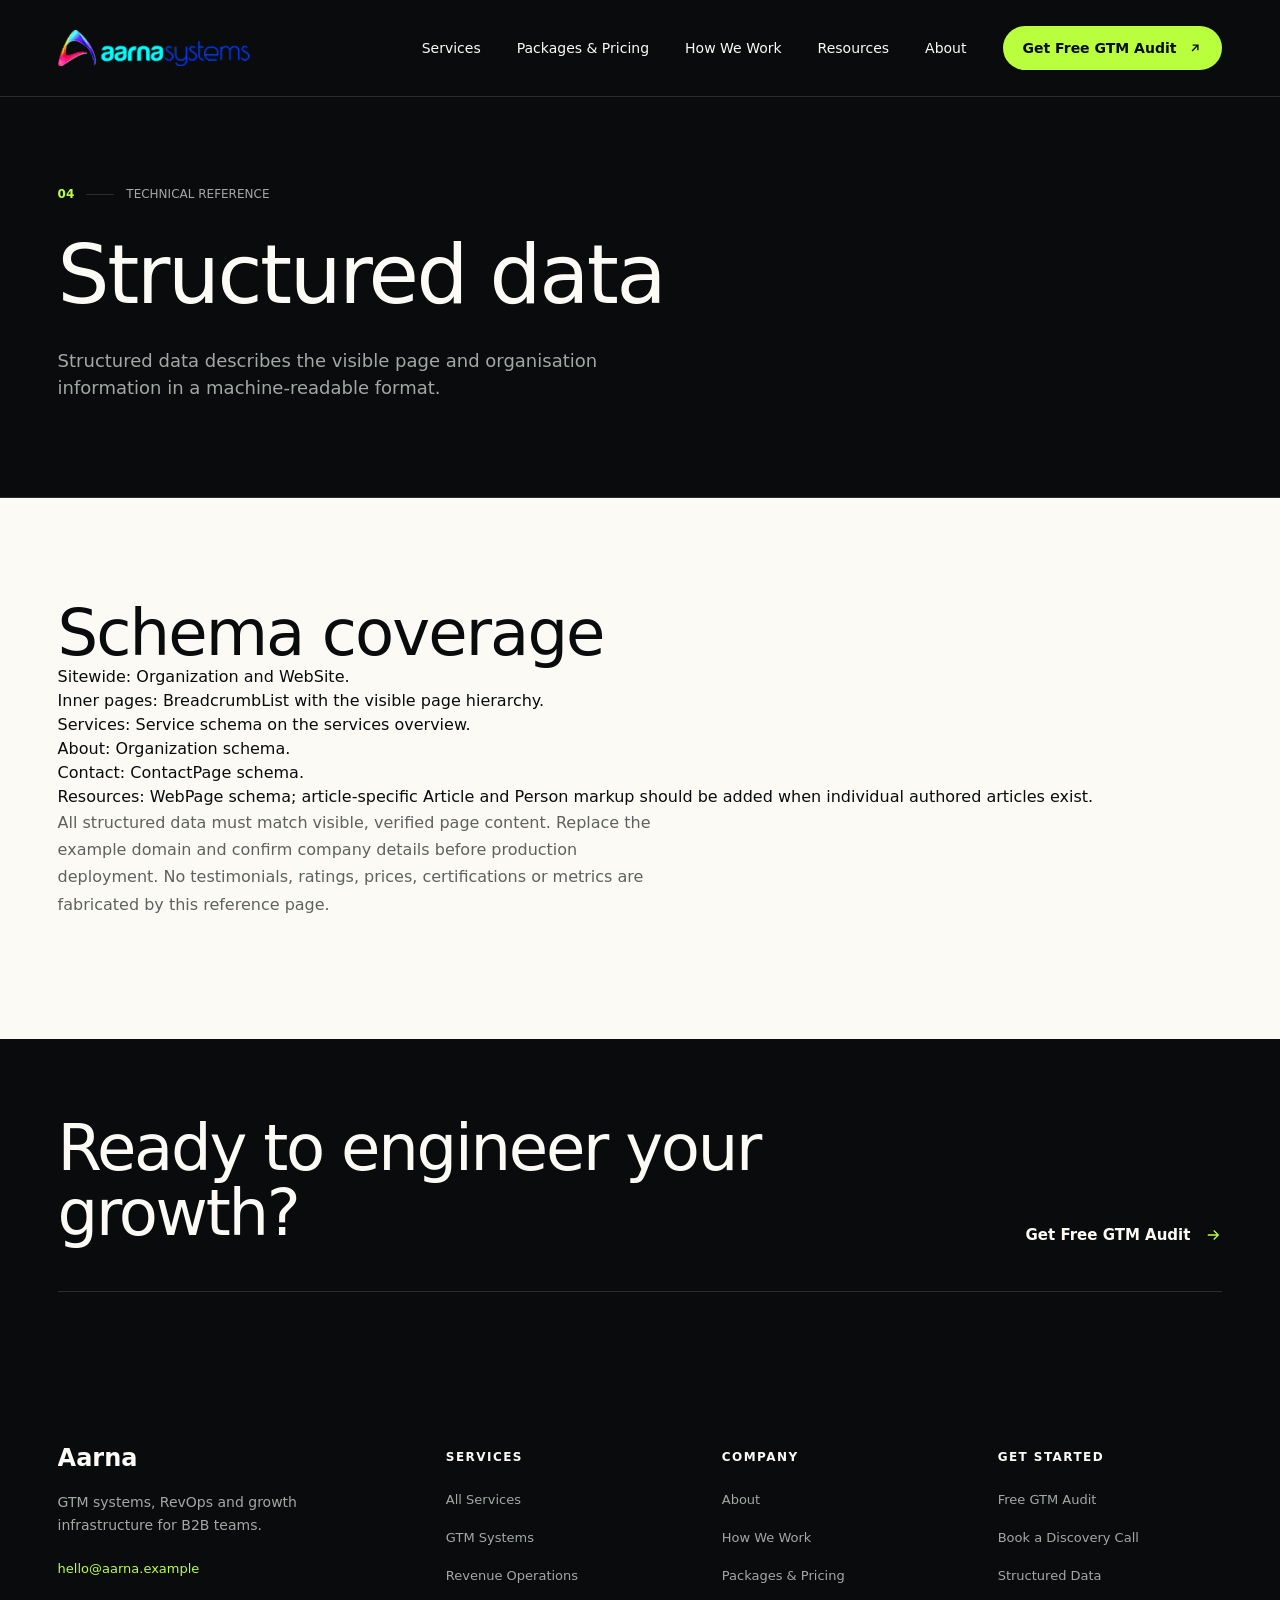
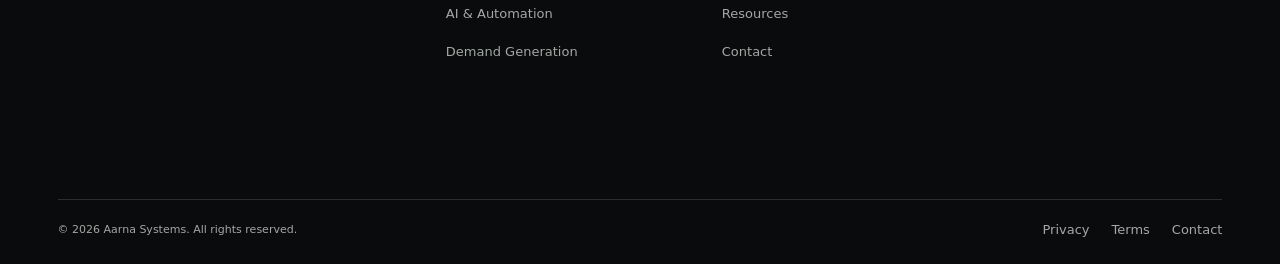
<file: pages/schema-reference.html>
<!doctype html>
<html lang="en"><head><meta charset="utf-8"><meta name="viewport" content="width=device-width, initial-scale=1">
<!-- SEO:START -->
<title>Structured Data Reference | Aarna Systems</title>
<meta name="description" content="Overview of structured data types used across the Aarna Systems website.">
<meta name="robots" content="noindex, nofollow">
<link rel="canonical" href="https://www.aarna.example/pages/schema-reference.html">
<link rel="icon" type="image/png" href="../assets/images/favicon.png">
<meta property="og:type" content="website">
<meta property="og:site_name" content="Aarna Systems">
<meta property="og:locale" content="en_US">
<meta property="og:title" content="Structured Data Reference | Aarna Systems">
<meta property="og:description" content="Overview of structured data types used across the Aarna Systems website.">
<meta property="og:url" content="https://www.aarna.example/pages/schema-reference.html">
<meta property="og:image" content="https://www.aarna.example/assets/images/og-image.png">
<meta name="twitter:card" content="summary_large_image">
<meta name="twitter:title" content="Structured Data Reference | Aarna Systems">
<meta name="twitter:description" content="Overview of structured data types used across the Aarna Systems website.">
<meta name="twitter:image" content="https://www.aarna.example/assets/images/og-image.png">
<script type="application/ld+json">{"@context":"https://schema.org","@graph":[{"@type":"Organization","@id":"https://www.aarna.example/#organization","name":"Aarna Systems","url":"https://www.aarna.example/","logo":"https://www.aarna.example/assets/images/logo.png"},{"@type":"WebSite","@id":"https://www.aarna.example/#website","name":"Aarna Systems","url":"https://www.aarna.example/","publisher":{"@id":"https://www.aarna.example/#organization"}},{"@type":"BreadcrumbList","itemListElement":[{"@type":"ListItem","position":1,"name":"Home","item":"https://www.aarna.example/"},{"@type":"ListItem","position":2,"name":"pages","item":"https://www.aarna.example/pages.html"},{"@type":"ListItem","position":3,"name":"Structured Data Reference","item":"https://www.aarna.example/pages/schema-reference.html.html"}]}]}</script>
<!-- SEO:END -->
<link rel="stylesheet" href="../assets/css/style.css"></head><body data-root="../"><div data-include="header"></div><main id="main">
<section class="aa-phero"><div class="aa-wrap"><div class="aa-eyebrow aa-eyebrow--dark"><b>04</b><i></i><span>Technical reference</span></div><h1 class="aa-h2 aa-h2--light">Structured data</h1><p class="aa-phero__lead">Structured data describes the visible page and organisation information in a machine-readable format.</p></div></section>
<section class="aa-block aa-block--cream"><div class="aa-wrap"><h2 class="aa-h2">Schema coverage</h2><div class="aa-prose"><ul><li>Sitewide: Organization and WebSite.</li><li>Inner pages: BreadcrumbList with the visible page hierarchy.</li><li>Services: Service schema on the services overview.</li><li>About: Organization schema.</li><li>Contact: ContactPage schema.</li><li>Resources: WebPage schema; article-specific Article and Person markup should be added when individual authored articles exist.</li></ul><p>All structured data must match visible, verified page content. Replace the example domain and confirm company details before production deployment. No testimonials, ratings, prices, certifications or metrics are fabricated by this reference page.</p></div></div></section></main><div data-include="footer"></div><script src="../assets/js/config.js" defer></script><script src="../assets/js/components.js" defer></script><script src="../assets/js/include.js" defer></script><script src="../assets/js/main.js" defer></script></body></html>
</file>
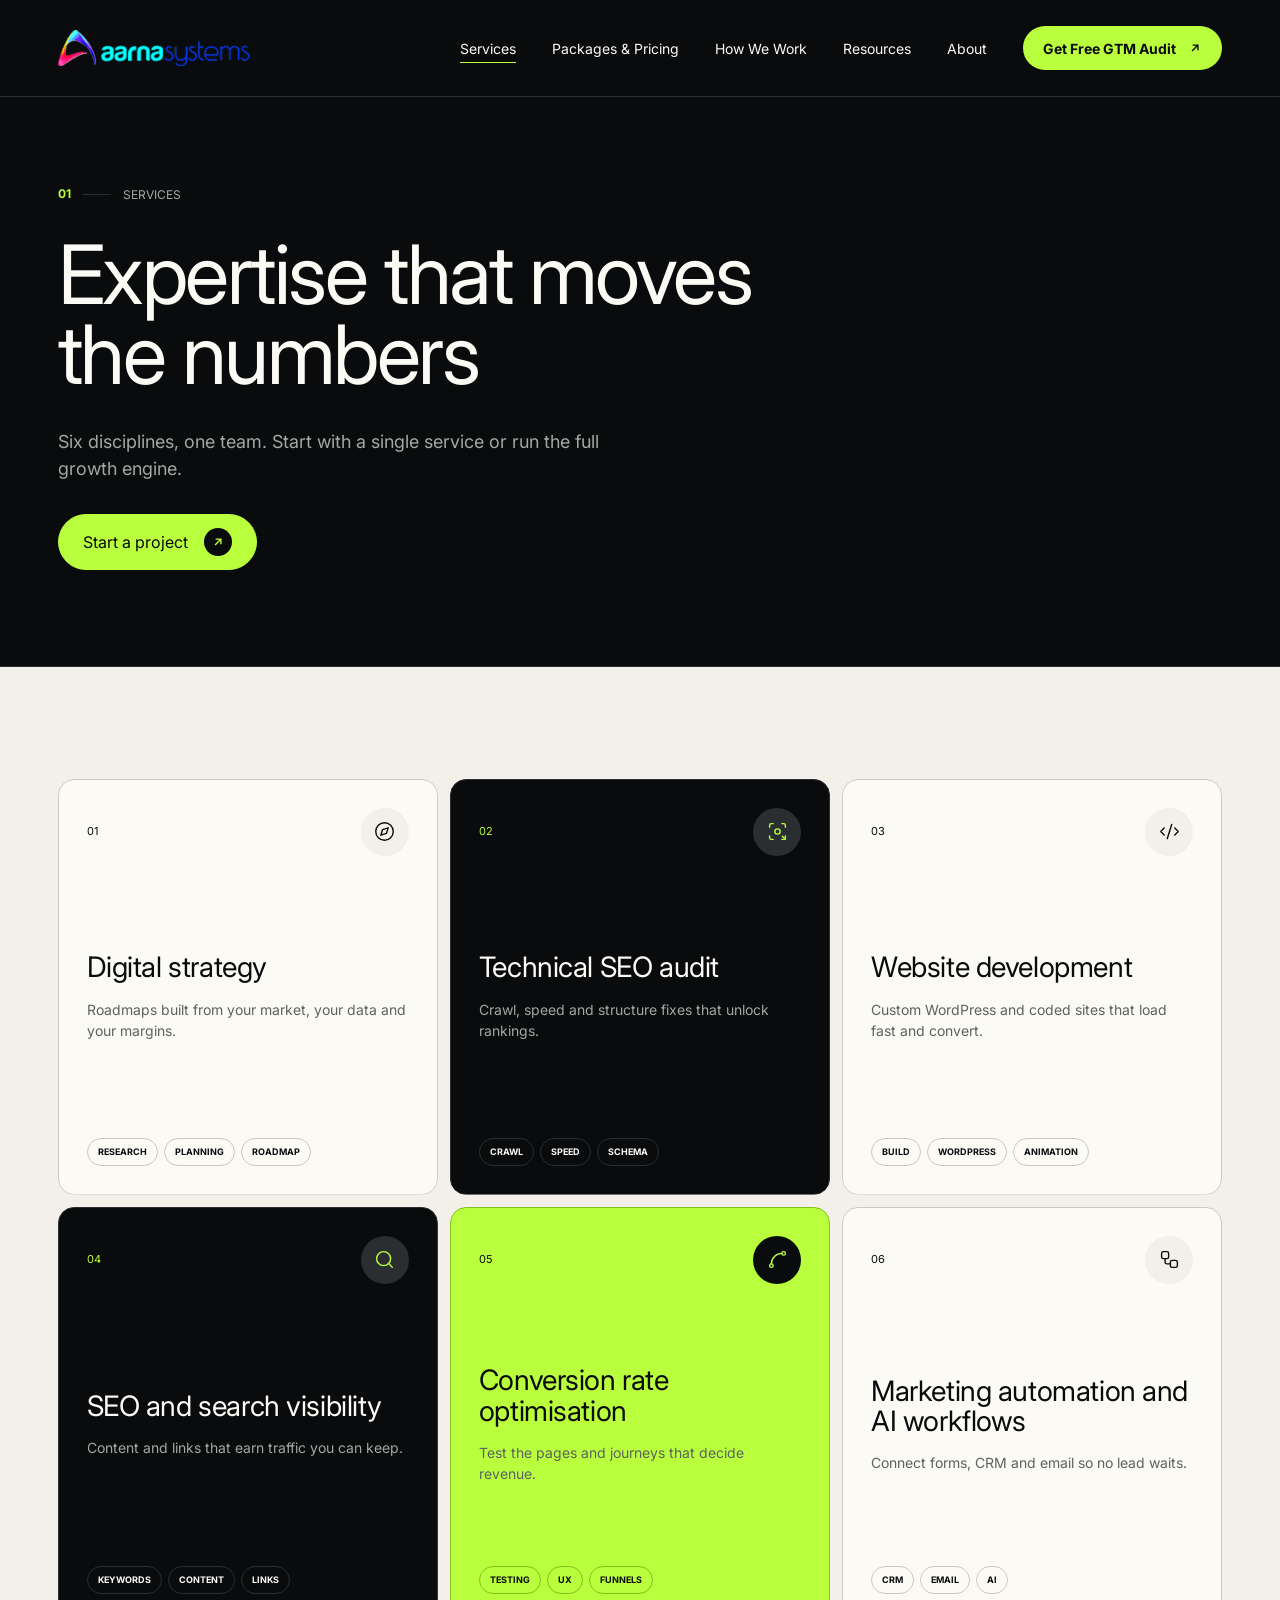
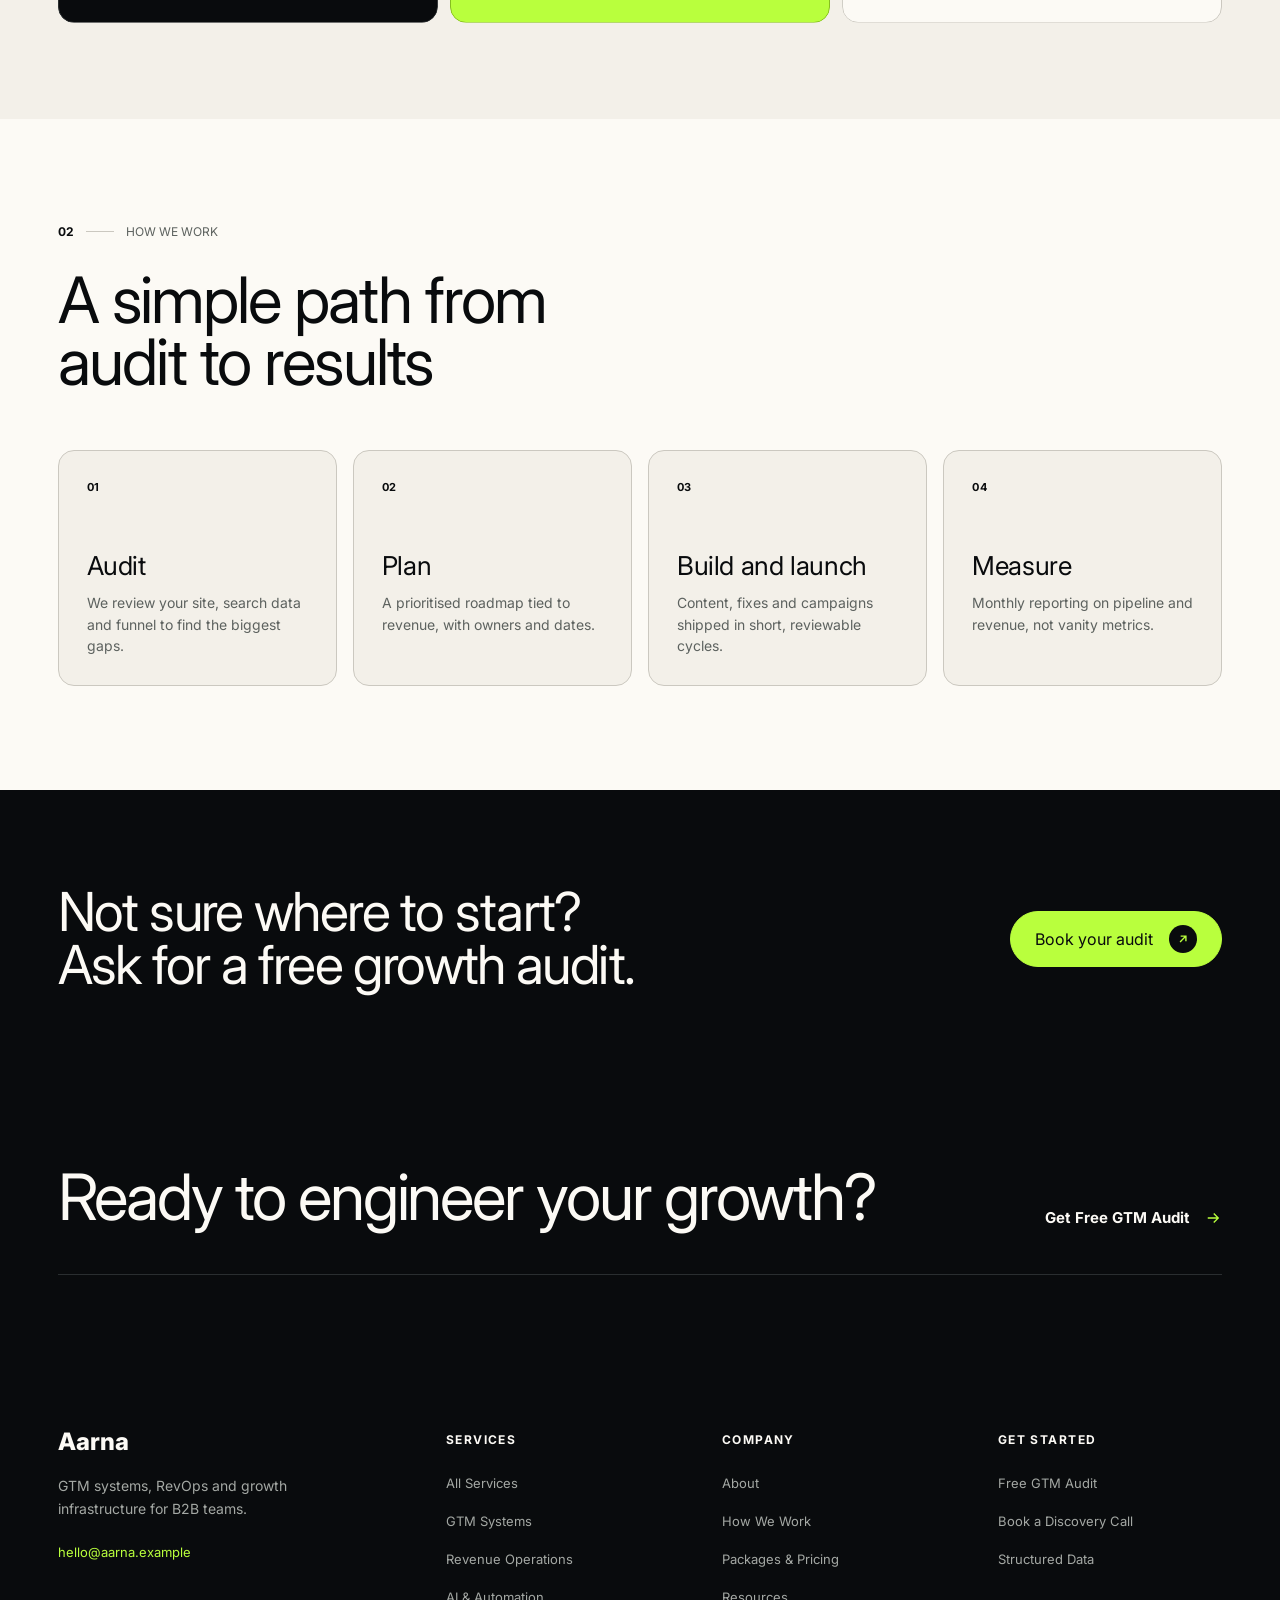
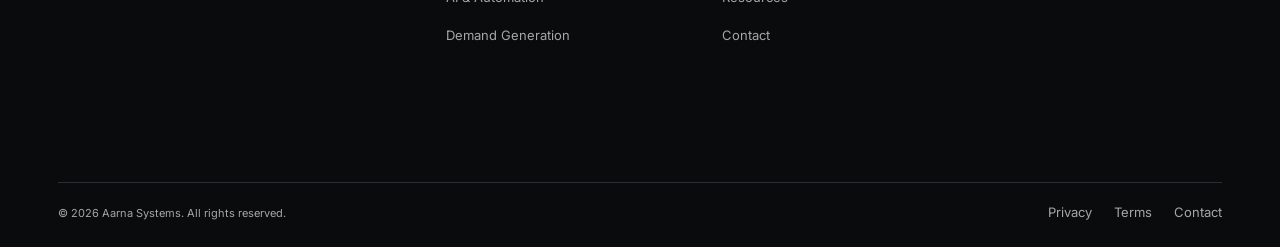
<file: pages/services.html>
<!doctype html>
<html lang="en">
<head>
<meta charset="utf-8">
<meta name="viewport" content="width=device-width, initial-scale=1">
<!-- SEO:START -->
<title>Services | Aarna Systems</title>
<meta name="description" content="Digital strategy, technical SEO, website development, search visibility, conversion optimisation and marketing automation from one growth team.">
<meta name="robots" content="index, follow">
<link rel="canonical" href="https://www.aarna.example/pages/services.html">
<link rel="icon" type="image/png" href="../assets/images/favicon.png">
<meta property="og:type" content="website">
<meta property="og:site_name" content="Aarna Systems">
<meta property="og:locale" content="en_US">
<meta property="og:title" content="Services | Aarna Systems">
<meta property="og:description" content="Digital strategy, technical SEO, website development, search visibility, conversion optimisation and marketing automation from one growth team.">
<meta property="og:url" content="https://www.aarna.example/pages/services.html">
<meta property="og:image" content="https://www.aarna.example/assets/images/og-image.png">
<meta name="twitter:card" content="summary_large_image">
<meta name="twitter:title" content="Services | Aarna Systems">
<meta name="twitter:description" content="Digital strategy, technical SEO, website development, search visibility, conversion optimisation and marketing automation from one growth team.">
<meta name="twitter:image" content="https://www.aarna.example/assets/images/og-image.png">
<script type="application/ld+json">{"@context":"https://schema.org","@graph":[{"@type":"Organization","@id":"https://www.aarna.example/#organization","name":"Aarna Systems","url":"https://www.aarna.example/","logo":"https://www.aarna.example/assets/images/logo.png"},{"@type":"WebSite","@id":"https://www.aarna.example/#website","name":"Aarna Systems","url":"https://www.aarna.example/","publisher":{"@id":"https://www.aarna.example/#organization"}},{"@type":"BreadcrumbList","itemListElement":[{"@type":"ListItem","position":1,"name":"Home","item":"https://www.aarna.example/"},{"@type":"ListItem","position":2,"name":"pages","item":"https://www.aarna.example/pages.html"},{"@type":"ListItem","position":3,"name":"Services","item":"https://www.aarna.example/pages/services.html.html"}]},{"@type":"Service","name":"Digital growth services","provider":{"@id":"https://www.aarna.example/#organization"},"areaServed":{"@type":"Country","name":"United States"},"serviceType":["Digital strategy","Technical SEO","Website development","Marketing automation"]}]}</script>
<!-- SEO:END -->
<link rel="preconnect" href="https://fonts.googleapis.com">
<link rel="preconnect" href="https://fonts.gstatic.com" crossorigin>
<link rel="stylesheet" href="https://fonts.googleapis.com/css2?family=Inter:wght@400;600;700;800&display=swap">
<link rel="stylesheet" href="../assets/css/style.css">
<script>(function(){var r=window.matchMedia&&matchMedia("(prefers-reduced-motion: reduce)").matches;if(!r){document.documentElement.classList.add("aa-js")}})();</script>
</head>
<body data-root="../">
<div data-include="header"></div>
<main id="main">
<section class="aa-phero">
  <div class="aa-wrap">
    <div class="aa-eyebrow aa-eyebrow--dark" data-r="left"><b>01</b><i></i><span>Services</span></div>
    <h1 class="aa-h2 aa-h2--light" data-lines><span class="aa-mask"><span>Expertise that moves</span></span><span class="aa-mask"><span>the numbers</span></span></h1>
    <p class="aa-phero__lead" data-r="up">Six disciplines, one team. Start with a single service or run the full growth engine.</p>
    <div class="aa-actions" data-r="up"><a class="aa-btn aa-btn--lime aa-magnetic" href="contact.html"><span>Start a project</span><i class="aa-arrow aa-arrow--dark"><svg viewBox="0 0 24 24" width="14" height="14" fill="none" stroke="#B9FF3D" stroke-width="2.4"><path d="M7 17L17 7M8 7h9v9"/></svg></i></a></div>
  </div>
</section>
<section class="aa-services">
  <div class="aa-grid" data-stagger>
    <article class="aa-card aa-card--light" data-r="clip-up" data-spot>
      <div class="aa-card__head"><b>01</b><span class="aa-card__icon"><svg viewBox="0 0 24 24" width="21" height="21" fill="none" stroke="currentColor" stroke-width="1.6" stroke-linecap="round" stroke-linejoin="round"><circle cx="12" cy="12" r="10"/><path d="M16.2 7.8l-2 6.4-6.4 2 2-6.4z"/></svg></span></div>
      <div class="aa-card__copy"><h3>Digital strategy</h3><p>Roadmaps built from your market, your data and your margins.</p></div>
      <div class="aa-tags"><span>Research</span><span>Planning</span><span>Roadmap</span></div>
    </article>
    <article class="aa-card aa-card--dark" data-r="clip-up" data-spot>
      <div class="aa-card__head"><b>02</b><span class="aa-card__icon"><svg viewBox="0 0 24 24" width="21" height="21" fill="none" stroke="currentColor" stroke-width="1.6" stroke-linecap="round" stroke-linejoin="round"><path d="M3 7V5a2 2 0 012-2h2M17 3h2a2 2 0 012 2v2M21 17v2a2 2 0 01-2 2h-2M7 21H5a2 2 0 01-2-2v-2"/><circle cx="12" cy="12" r="3"/><path d="M21 21l-3.5-3.5"/></svg></span></div>
      <div class="aa-card__copy"><h3>Technical SEO audit</h3><p>Crawl, speed and structure fixes that unlock rankings.</p></div>
      <div class="aa-tags"><span>Crawl</span><span>Speed</span><span>Schema</span></div>
    </article>
    <article class="aa-card aa-card--light" data-r="clip-up" data-spot>
      <div class="aa-card__head"><b>03</b><span class="aa-card__icon"><svg viewBox="0 0 24 24" width="21" height="21" fill="none" stroke="currentColor" stroke-width="1.6" stroke-linecap="round" stroke-linejoin="round"><path d="M18 16l4-4-4-4M6 8l-4 4 4 4M14.5 4l-5 16"/></svg></span></div>
      <div class="aa-card__copy"><h3>Website development</h3><p>Custom WordPress and coded sites that load fast and convert.</p></div>
      <div class="aa-tags"><span>Build</span><span>WordPress</span><span>Animation</span></div>
    </article>
    <article class="aa-card aa-card--dark" data-r="clip-up" data-spot>
      <div class="aa-card__head"><b>04</b><span class="aa-card__icon"><svg viewBox="0 0 24 24" width="21" height="21" fill="none" stroke="currentColor" stroke-width="1.6" stroke-linecap="round" stroke-linejoin="round"><circle cx="11" cy="11" r="8"/><path d="M21 21l-4.3-4.3"/></svg></span></div>
      <div class="aa-card__copy"><h3>SEO and search visibility</h3><p>Content and links that earn traffic you can keep.</p></div>
      <div class="aa-tags"><span>Keywords</span><span>Content</span><span>Links</span></div>
    </article>
    <article class="aa-card aa-card--lime" data-r="clip-up" data-spot>
      <div class="aa-card__head"><b>05</b><span class="aa-card__icon"><svg viewBox="0 0 24 24" width="21" height="21" fill="none" stroke="currentColor" stroke-width="1.6" stroke-linecap="round" stroke-linejoin="round"><circle cx="19" cy="5" r="2"/><circle cx="5" cy="19" r="2"/><path d="M5 17A12 12 0 0117 5"/></svg></span></div>
      <div class="aa-card__copy"><h3>Conversion rate optimisation</h3><p>Test the pages and journeys that decide revenue.</p></div>
      <div class="aa-tags"><span>Testing</span><span>UX</span><span>Funnels</span></div>
    </article>
    <article class="aa-card aa-card--light" data-r="clip-up" data-spot>
      <div class="aa-card__head"><b>06</b><span class="aa-card__icon"><svg viewBox="0 0 24 24" width="21" height="21" fill="none" stroke="currentColor" stroke-width="1.6" stroke-linecap="round" stroke-linejoin="round"><rect x="3" y="3" width="8" height="8" rx="2"/><path d="M7 11v4a2 2 0 002 2h4"/><rect x="13" y="13" width="8" height="8" rx="2"/></svg></span></div>
      <div class="aa-card__copy"><h3>Marketing automation and AI workflows</h3><p>Connect forms, CRM and email so no lead waits.</p></div>
      <div class="aa-tags"><span>CRM</span><span>Email</span><span>AI</span></div>
    </article>
  </div>
</section>
<section class="aa-block aa-block--cream">
  <div class="aa-wrap">
    <div class="aa-sec-head"><div class="aa-sec-head__copy">
      <div class="aa-eyebrow" data-r="left"><b>02</b><i></i><span>How we work</span></div>
      <h2 class="aa-h2" data-lines><span class="aa-mask"><span>A simple path from</span></span><span class="aa-mask"><span>audit to results</span></span></h2>
    </div></div>
    <div class="row g-3" data-stagger><div class="col-md-6 col-lg-3"><article class="aa-step" data-r="up"><b>01</b><div><h3>Audit</h3><p>We review your site, search data and funnel to find the biggest gaps.</p></div></article></div><div class="col-md-6 col-lg-3"><article class="aa-step" data-r="up"><b>02</b><div><h3>Plan</h3><p>A prioritised roadmap tied to revenue, with owners and dates.</p></div></article></div><div class="col-md-6 col-lg-3"><article class="aa-step" data-r="up"><b>03</b><div><h3>Build and launch</h3><p>Content, fixes and campaigns shipped in short, reviewable cycles.</p></div></article></div><div class="col-md-6 col-lg-3"><article class="aa-step" data-r="up"><b>04</b><div><h3>Measure</h3><p>Monthly reporting on pipeline and revenue, not vanity metrics.</p></div></article></div></div>
  </div>
</section>
<section class="aa-cta">
  <div class="aa-wrap">
    <h2 class="aa-h2 aa-h2--light" data-lines><span class="aa-mask"><span>Not sure where to start?</span></span><span class="aa-mask"><span>Ask for a free growth audit.</span></span></h2>
    <a class="aa-btn aa-btn--lime aa-magnetic" href="contact.html" data-r="up"><span>Book your audit</span><i class="aa-arrow aa-arrow--dark"><svg viewBox="0 0 24 24" width="14" height="14" fill="none" stroke="#B9FF3D" stroke-width="2.4"><path d="M7 17L17 7M8 7h9v9"/></svg></i></a>
  </div>
</section>
</main>
<div data-include="footer"></div>
<script src="../assets/js/config.js" defer></script>
<script src="../assets/js/components.js" defer></script>
<script src="../assets/js/include.js" defer></script>
<script src="../assets/js/main.js" defer></script>
</body>
</html>
</file>
<file: assets/css/style.css>
/* Aarna Systems - style.css
   Bootstrap 5 is loaded in a low-priority layer, so every rule below wins on conflict.
   Sections: 1 Bootstrap  2 tokens/base  3 components  4 inner pages  */
@import url("https://cdn.jsdelivr.net/npm/bootstrap@5.3.3/dist/css/bootstrap.min.css") layer(bootstrap);

:root{
  --ink:#090B0D;--ink2:#14171A;--line:#2A2E30;
  --lime:#B9FF3D;--lime-d:#86BE1F;--violet:#7857FF;
  --cream:#FCFAF5;--sand:#F3F0E9;--rule:#CBC8C0;
  --mute:#5D625F;--mute-d:#A4A8A4;
  --pad:clamp(20px,4.5vw,72px);
  --font:'Inter',system-ui,-apple-system,'Segoe UI',Roboto,sans-serif;
  --ease:cubic-bezier(.16,1,.3,1);--ease-b:cubic-bezier(.34,1.56,.64,1);
}
*,*::before,*::after{box-sizing:border-box}
html{scroll-behavior:smooth;-webkit-text-size-adjust:100%}
body{margin:0;background:var(--ink);color:var(--ink);font-family:var(--font);-webkit-font-smoothing:antialiased;overflow-x:hidden}
img,svg,canvas{display:block;max-width:100%}
a{color:inherit;text-decoration:none}
h1,h2,h3,p,ul,ol{margin:0;padding:0}
ul,ol{list-style:none}
button{font:inherit;cursor:pointer}
:focus-visible{outline:2px solid var(--lime);outline-offset:3px}
.aa-progress{position:fixed;left:0;top:0;height:2px;width:100%;background:var(--lime);transform-origin:left;transform:scaleX(var(--sp,0));z-index:100}
.screen-reader-text{position:absolute;left:-9999px}

/* ---------- shared ---------- */
.aa-label,.aa-eyebrow span{font-size:12px;line-height:15px;text-transform:uppercase;color:var(--mute);font-weight:400}
.aa-eyebrow{display:flex;align-items:center;gap:12px}
.aa-eyebrow b{font-size:12px;font-weight:700;color:var(--ink)}
.aa-eyebrow i{width:28px;height:1px;background:var(--rule)}
.aa-eyebrow--dark b{color:var(--lime)}.aa-eyebrow--dark i{background:var(--line)}.aa-eyebrow--dark span{color:var(--mute-d)}
.aa-h2{font-size:clamp(38px,5vw,72px);line-height:.98;font-weight:400;letter-spacing:-.03em;color:var(--ink)}
.aa-h2--light{color:var(--cream)}
.aa-h2--md{font-size:clamp(32px,3.5vw,56px);line-height:1.02}
.aa-sec-head{display:flex;justify-content:space-between;align-items:flex-end;gap:32px;width:100%;flex-wrap:wrap}
.aa-sec-head__copy{display:flex;flex-direction:column;gap:28px;max-width:850px}
.aa-mask{display:block;overflow:hidden;padding-bottom:.1em;margin-bottom:-.1em}
.aa-mask>span{display:block}
.aa-pill,.aa-btn{display:inline-flex;align-items:center;border-radius:999px;white-space:nowrap}
.aa-pill{background:var(--lime);color:var(--ink);font-weight:700;font-size:14px;gap:12px;padding:0 20px;height:44px;transition:transform .4s var(--ease),box-shadow .4s}
.aa-pill:hover{box-shadow:0 0 0 6px rgba(185,255,61,.18)}
.aa-pill svg{transition:transform .4s var(--ease)}.aa-pill:hover svg{transform:rotate(45deg)}
.aa-btn{height:56px;padding:0 24px;gap:16px;font-size:16px;border:1px solid transparent;transition:transform .4s var(--ease),background .3s}
.aa-btn--lime{background:var(--lime);border-color:var(--lime);color:var(--ink)}
.aa-btn--ghost{border-color:var(--line);color:var(--cream)}
.aa-btn--cream{background:var(--cream);border-color:var(--cream);color:var(--ink)}
.aa-arrow{display:grid;place-items:center;width:28px;height:28px;border-radius:50%;transition:transform .5s var(--ease)}
.aa-arrow--dark{background:var(--ink)}.aa-arrow--lime{background:var(--lime)}
.aa-btn:hover .aa-arrow{transform:rotate(45deg) scale(1.08)}
.aa-btn--ghost:hover{background:rgba(255,255,255,.05);border-color:var(--lime)}

/* ---------- header ---------- */
.aa-header{position:sticky;top:0;z-index:60;background:var(--ink);border-bottom:1px solid var(--line);transition:background .4s}
.admin-bar .aa-header{top:32px}
.aa-header.is-scrolled{background:rgba(9,11,13,.96)}
.aa-nav{max-width:1600px;margin:0 auto;height:96px;padding:0 var(--pad);display:flex;align-items:center;justify-content:space-between;gap:24px}
.aa-brand{display:flex;align-items:center;gap:10px}
.aa-brand__mark{display:grid;place-items:center;width:34px;height:34px;border-radius:50%;background:var(--lime);transition:transform .6s var(--ease)}
.aa-brand:hover .aa-brand__mark{transform:rotate(360deg)}
.aa-brand__name{font-weight:800;font-size:22px;line-height:27px;color:var(--cream)}
.aa-nav__right{display:flex;align-items:center;gap:36px}
.aa-nav__links{display:flex;align-items:center;gap:36px}
.aa-nav__links a{position:relative;font-size:14px;color:var(--cream);padding:6px 0}
.aa-nav__links a::after{content:"";position:absolute;left:0;right:0;bottom:0;height:1px;background:var(--lime);transform:scaleX(0);transform-origin:right;transition:transform .5s var(--ease)}
.aa-nav__links a:hover::after,.aa-nav__links .current-menu-item a::after{transform:scaleX(1);transform-origin:left}
.aa-burger{display:none;width:44px;height:44px;border:1px solid var(--line);border-radius:50%;background:transparent;position:relative}
.aa-burger span{position:absolute;left:13px;right:13px;height:1.5px;background:var(--cream);transition:transform .4s var(--ease)}
.aa-burger span:first-child{top:18px}.aa-burger span:last-child{top:25px}
.aa-burger[aria-expanded=true] span:first-child{transform:translateY(3.5px) rotate(45deg)}
.aa-burger[aria-expanded=true] span:last-child{transform:translateY(-3.5px) rotate(-45deg)}

/* ---------- hero ---------- */
.aa-hero{background:var(--ink);padding:66px var(--pad) 58px;display:grid;grid-template-columns:minmax(0,708fr) minmax(0,692fr);gap:56px;max-width:1600px;margin:0 auto}
.aa-hero__copy{display:flex;flex-direction:column;justify-content:space-between;gap:56px}
.aa-hero__head{display:flex;flex-direction:column;gap:30px}
.aa-avail{display:flex;align-items:center;gap:10px;font-size:12px;line-height:15px;text-transform:uppercase;color:var(--mute-d)}
.aa-dot{width:8px;height:8px;background:var(--lime);position:relative}
.aa-dot::after{content:"";position:absolute;inset:0;background:var(--lime);animation:aaPing 2s infinite}
@keyframes aaPing{0%{transform:scale(1);opacity:.8}100%{transform:scale(3.2);opacity:0}}
.aa-h-hero{font-size:clamp(54px,7vw,112px);line-height:.91;font-weight:400;letter-spacing:-.035em;color:var(--cream)}
.aa-hero__conv{display:flex;justify-content:space-between;align-items:flex-end;gap:24px;flex-wrap:wrap}
.aa-hero__desc{display:flex;flex-direction:column;gap:26px;max-width:434px}
.aa-hero__desc p{font-size:20px;line-height:1.45;color:var(--mute-d)}
.aa-actions{display:flex;gap:12px;flex-wrap:wrap}
.aa-matrix{display:flex;flex-wrap:wrap;gap:8px;width:112px;height:28px;align-content:flex-start}
.aa-matrix i{width:4px;height:4px;border-radius:50%;background:var(--line);animation:aaWave 2.8s ease-in-out infinite;animation-delay:var(--wd,0s)}
.aa-matrix i.on{background:var(--lime)}
@keyframes aaWave{0%,60%,100%{transform:scale(1)}30%{transform:scale(2.6);background:var(--lime)}}
.aa-visual{position:relative;min-height:540px;background:#14171A radial-gradient(120% 80% at 70% 30%,rgba(120,87,255,.18),transparent 60%);border:1px solid var(--line);border-radius:28px;overflow:hidden;isolation:isolate}
.aa-visual__canvas,.aa-visual__img{position:absolute;inset:0;width:100%;height:100%;object-fit:cover}
.aa-visual__img{z-index:-1}
.aa-visual__canvas{z-index:0}
.aa-visual__head{position:absolute;top:0;left:0;right:0;display:flex;justify-content:space-between;padding:22px 22px 0;font-size:11px;font-weight:700;text-transform:uppercase;color:var(--cream);z-index:1}
.aa-visual__head b{color:var(--lime)}
.aa-signal{position:absolute;right:20px;bottom:20px;width:184px;padding:16px;display:flex;flex-direction:column;gap:6px;background:rgba(9,11,13,.96);border:1px solid var(--line);border-radius:16px;z-index:2;animation:aaFloat 5s ease-in-out infinite}
.aa-signal__label{font-size:10px;font-weight:700;text-transform:uppercase;color:var(--mute-d)}
.aa-signal__value{font-size:30px;line-height:36px;font-weight:400;color:var(--lime)}
.aa-signal__detail{font-size:11px;color:var(--mute-d)}
@keyframes aaFloat{0%,100%{transform:translateY(0)}50%{transform:translateY(-10px)}}

/* ---------- trust ---------- */
.aa-trust{background:var(--cream)}
.aa-trust__metrics{max-width:1600px;margin:0 auto;padding:52px var(--pad);display:flex;justify-content:space-between;gap:40px;flex-wrap:wrap}
.aa-trust__statement{display:flex;flex-direction:column;gap:12px;max-width:394px}
.aa-trust__statement .aa-label{font-weight:700}
.aa-trust__statement p{font-size:26px;line-height:1.2;color:var(--ink)}
.aa-metrics{display:flex;width:min(740px,100%)}
.aa-metric{position:relative;flex:1;min-height:134px;padding-left:28px;display:flex;flex-direction:column;justify-content:space-between}
.aa-metric::before{content:"";position:absolute;left:0;top:0;width:1px;height:100%;background:var(--rule);transform-origin:top;transition:transform 1.2s var(--ease)}
.aa-metric strong{font-size:clamp(36px,3vw,48px);line-height:58px;font-weight:400}
.aa-metric span{font-size:11px;text-transform:uppercase;color:var(--mute)}
.aa-rail{border-block:1px solid var(--rule);display:flex;align-items:stretch;min-height:182px;padding:0 var(--pad);max-width:1600px;margin:0 auto;overflow-x:auto}
.aa-rail__dir{display:flex;align-items:center;gap:8px;width:76px;flex:none;font-size:10px;font-weight:700;text-transform:uppercase;color:var(--mute)}
.aa-rail__logos{display:flex;flex:1}
.aa-logo{flex:1;min-width:140px;display:flex;align-items:center;justify-content:center;gap:8px;border-left:1px solid var(--rule);font-size:14px;transition:background .4s}
.aa-logo i{display:block;background:var(--ink);transition:transform .5s var(--ease-b)}
.aa-logo i.lime{background:var(--lime)}
.aa-logo b{font-weight:800}.aa-logo em{font-style:normal}
.aa-logo:hover{background:var(--sand)}.aa-logo:hover i{transform:rotate(90deg) scale(1.25)}

/* ---------- capabilities ---------- */
.aa-cap{background:var(--sand);padding:112px var(--pad) 96px;display:flex;flex-direction:column;gap:64px;max-width:none}
.aa-cap>*{width:100%;max-width:1456px;margin-inline:auto}
.aa-note{display:flex;align-items:center;gap:18px;max-width:300px}
.aa-note i{width:4px;height:60px;background:var(--lime);flex:none}
.aa-note p{font-size:14px;line-height:1.45;color:var(--mute)}
.aa-panels{display:grid;grid-template-columns:1fr 1fr;gap:16px}
.aa-panel{display:flex;flex-direction:column;justify-content:space-between;gap:40px;min-height:664px;padding:40px;border-radius:16px;border:1px solid var(--rule);background:var(--cream)}
.aa-panel--dark{background:var(--ink);border-color:var(--line)}
.aa-panel__head{display:flex;justify-content:space-between;gap:20px}
.aa-panel__head>div{display:flex;flex-direction:column;gap:22px;max-width:420px}
.aa-panel__head b{font-size:12px;font-weight:700}
.aa-panel__head h3{font-size:clamp(34px,3.4vw,48px);line-height:1.2;font-weight:700;letter-spacing:-.02em}
.aa-panel__head p{font-size:16px;line-height:1.5;color:var(--mute)}
.aa-panel--dark .aa-panel__head b{color:var(--lime)}.aa-panel--dark h3{color:var(--cream)}.aa-panel--dark .aa-panel__head p{color:var(--mute-d)}
.aa-panel__icon{flex:none;display:grid;place-items:center;width:64px;height:64px;border-radius:50%;background:var(--lime);transition:transform .8s var(--ease)}
.aa-panel:hover .aa-panel__icon{transform:rotate(360deg) scale(1.08)}
.aa-list{border-top:1px solid var(--rule)}
.aa-panel--dark .aa-list{border-color:var(--line)}
.aa-list li{border-bottom:1px solid var(--rule)}
.aa-panel--dark .aa-list li{border-color:var(--line)}
.aa-list a{position:relative;display:flex;justify-content:space-between;align-items:center;min-height:57px;font-size:16px;color:var(--ink)}
.aa-panel--dark .aa-list a{color:var(--cream)}
.aa-list a::after{content:"";position:absolute;left:0;bottom:-1px;height:2px;width:100%;background:var(--lime);transform:scaleX(0);transform-origin:left;transition:transform .6s var(--ease)}
.aa-list a span{transition:transform .5s var(--ease)}
.aa-list svg{color:var(--mute);transition:transform .5s var(--ease),color .3s}
.aa-panel--dark .aa-list svg{color:var(--mute-d)}
.aa-list a:hover::after{transform:scaleX(1)}.aa-list a:hover span{transform:translateX(12px)}.aa-list a:hover svg{transform:translateX(-6px) rotate(-45deg);color:var(--lime)}

/* ---------- problem ---------- */
.aa-problem{background:var(--ink);padding:106px var(--pad) 92px;display:flex;flex-direction:column;gap:80px}
.aa-problem>*{width:100%;max-width:1456px;margin-inline:auto}
.aa-problem__top{display:flex;justify-content:space-between;gap:48px;flex-wrap:wrap}
.aa-problem__head{display:flex;flex-direction:column;gap:34px;max-width:820px}
.aa-problem .aa-h2{font-size:clamp(38px,5.2vw,76px)}
.aa-problem__ctx{display:flex;flex-direction:column;gap:24px;width:344px;max-width:100%}
.aa-rule-draw{display:block;height:4px;background:var(--lime);transform-origin:left}
.aa-problem__ctx p{font-size:18px;line-height:1.55;color:var(--mute-d)}
.aa-diag{display:flex;align-items:center;gap:10px;font-size:11px;font-weight:700;text-transform:uppercase;color:var(--cream)}
.aa-scrub .aa-w{opacity:.18;transition:opacity .25s linear}
.aa-chips{display:grid;grid-template-columns:repeat(4,1fr);gap:10px}
.aa-chip{display:flex;flex-direction:column;justify-content:space-between;gap:48px;min-height:242px;padding:24px;background:var(--ink2);border:1px solid var(--line);border-radius:16px;transform-style:preserve-3d;transition:border-color .4s}
.aa-chip:hover{border-color:var(--lime)}
.aa-chip__head{display:flex;justify-content:space-between;align-items:center}
.aa-chip__head b{font-size:11px;font-weight:700;color:var(--mute-d)}
.aa-chip__icon{display:grid;place-items:center;width:38px;height:38px;border-radius:50%;background:var(--line);transition:transform .7s var(--ease),background .3s}
.aa-chip:hover .aa-chip__icon{transform:rotate(360deg);background:rgba(185,255,61,.15)}
.aa-chip p{font-size:22px;line-height:1.15;color:var(--cream)}

/* ---------- engine ---------- */
.aa-engine{background:var(--cream);padding:104px var(--pad) 88px;display:flex;flex-direction:column;gap:58px}
.aa-engine>*{width:100%;max-width:1456px;margin-inline:auto}
.aa-engine__desc{font-size:17px;line-height:1.5;color:var(--mute);max-width:338px}
.aa-engine__content{display:grid;grid-template-columns:minmax(0,1fr) minmax(0,620px);gap:48px;justify-content:space-between}
.aa-stages{display:flex;flex-direction:column;max-width:590px;border-bottom:1px solid var(--rule)}
.aa-stage{flex:1;display:flex;align-items:center;gap:22px;padding:21px 0;border-top:1px solid var(--rule);min-height:146px;color:var(--mute);cursor:default}
.aa-stage__num{display:grid;place-items:center;flex:none;width:44px;height:44px;border-radius:50%;background:var(--sand);font-size:11px;color:var(--ink);transition:background .5s,transform .6s var(--ease-b)}
.aa-stage>div{flex:1;display:flex;flex-direction:column;gap:5px;transition:transform .6s var(--ease)}
.aa-stage h3{font-size:clamp(22px,2vw,28px);line-height:34px;font-weight:400;color:var(--ink)}
.aa-stage p{font-size:14px;line-height:1.4;color:var(--mute)}
.aa-stage svg{flex:none;transition:transform .6s var(--ease),color .3s}
.aa-stage.is-active .aa-stage__num{background:var(--lime);transform:scale(1.15)}
.aa-stage.is-active>div{transform:translateX(10px)}
.aa-stage.is-active svg{transform:rotate(-90deg);color:var(--ink)}
.aa-diagram{position:relative;height:588px;background:var(--ink);border:1px solid var(--line);border-radius:28px;overflow:hidden;isolation:isolate}
.aa-gl{position:absolute;background:var(--line)}
.aa-gl--v{left:50%;top:0;width:1px;height:100%}.aa-gl--h{top:50%;left:0;height:1px;width:100%}
.aa-orbit{position:absolute;left:50%;top:50%;border-radius:50%;border:1px solid var(--line);translate:-50% -50%}
.aa-orbit u{position:absolute;left:50%;top:-4px;width:8px;height:8px;margin-left:-4px;border-radius:50%;background:var(--cream)}
.aa-orbit--o{width:420px;height:420px;animation:aaSpin 26s linear infinite}
.aa-orbit--m{width:300px;height:300px;border-color:rgba(120,87,255,.7);animation:aaSpin 17s linear infinite reverse}
.aa-orbit--m u{background:var(--violet);box-shadow:0 0 14px var(--violet)}
.aa-orbit--i{width:180px;height:180px;border-color:var(--lime);animation:aaSpin 10s linear infinite}
.aa-orbit--i u{background:var(--lime);box-shadow:0 0 14px var(--lime)}
@keyframes aaSpin{to{transform:rotate(360deg)}}
.aa-core{position:absolute;left:50%;top:50%;width:100px;height:100px;translate:-50% -50%;display:grid;place-items:center;border-radius:50%;background:var(--lime);animation:aaGlow 3s ease-in-out infinite;z-index:3}
@keyframes aaGlow{0%,100%{box-shadow:0 0 40px 4px rgba(185,255,61,.4)}50%{box-shadow:0 0 70px 14px rgba(185,255,61,.55)}}
.aa-core svg{animation:aaSpin 12s linear infinite}
.aa-node{position:absolute;width:150px;padding:14px;display:flex;flex-direction:column;gap:4px;background:rgba(20,23,26,.93);border:1px solid var(--line);border-radius:8px;z-index:4;transition:border-color .4s,transform .5s var(--ease)}
.aa-node:hover{border-color:var(--lime);transform:translateY(-4px)}
.aa-node span{font-size:9px;font-weight:700;text-transform:uppercase;color:var(--mute-d)}
.aa-node b{font-size:20px;line-height:24px;color:var(--cream)}
.aa-node.is-lime b{color:var(--lime)}
.aa-node--tl{left:28px;top:34px}.aa-node--tr{right:28px;top:34px}.aa-node--bl{left:28px;bottom:26px}.aa-node--br{right:28px;bottom:26px}
.aa-diagram__title{position:absolute;left:50%;translate:-50% 0;bottom:26px;display:flex;align-items:center;gap:8px;font-size:10px;font-weight:700;text-transform:uppercase;color:var(--mute-d);z-index:2;white-space:nowrap}
.aa-diagram__title i{width:6px;height:6px;background:var(--lime);animation:aaPing 1.6s infinite}
.aa-mantra{display:flex;justify-content:space-between;gap:20px;flex-wrap:wrap}
.aa-mantra__item{display:flex;align-items:center;gap:28px}
.aa-mantra__item span{font-size:18px;line-height:22px;font-weight:700;background:linear-gradient(var(--lime),var(--lime)) 0 100%/0 .45em no-repeat;transition:background-size .7s var(--ease)}
.aa-mantra__item.is-on span{background-size:100% .45em}

/* ---------- services ---------- */
.aa-services{background:var(--sand);padding:112px var(--pad) 96px;display:flex;flex-direction:column;gap:54px}
.aa-services>*{width:100%;max-width:1456px;margin-inline:auto}
.aa-grid{display:grid;grid-template-columns:repeat(3,1fr);gap:12px}
.aa-card{position:relative;overflow:hidden;display:flex;flex-direction:column;justify-content:space-between;gap:36px;min-height:416px;padding:28px;border-radius:16px;border:1px solid var(--rule);background:var(--cream);isolation:isolate;transition:transform .6s var(--ease)}
.aa-card::before{content:"";position:absolute;inset:0;z-index:-1;opacity:0;transition:opacity .4s;background:radial-gradient(420px circle at var(--mx,50%) var(--my,50%),rgba(185,255,61,.28),transparent 60%)}
.aa-card:hover::before{opacity:1}
.aa-card--dark{background:var(--ink);border-color:var(--line);color:var(--cream)}
.aa-card--lime{background:var(--lime);border-color:var(--lime-d)}
.aa-card--lime::before{background:radial-gradient(420px circle at var(--mx,50%) var(--my,50%),rgba(255,255,255,.45),transparent 60%)}
.aa-card__head{display:flex;justify-content:space-between;align-items:center}
.aa-card__head b{font-size:11px;font-weight:400}
.aa-card--dark .aa-card__head b{color:var(--lime)}
.aa-card__icon{display:grid;place-items:center;width:48px;height:48px;border-radius:50%;background:var(--sand);transition:transform .7s var(--ease-b)}
.aa-card--dark .aa-card__icon{background:var(--line);color:var(--lime)}
.aa-card--lime .aa-card__icon{background:var(--ink);color:var(--lime)}
.aa-card:hover .aa-card__icon{transform:rotate(-12deg) scale(1.15)}
.aa-card__copy{display:flex;flex-direction:column;gap:16px}
.aa-card h3{font-size:clamp(26px,2.2vw,31px);line-height:1.08;font-weight:400;letter-spacing:-.015em}
.aa-card p{font-size:14px;line-height:1.5;color:var(--mute)}
.aa-card--dark p{color:var(--mute-d)}
.aa-tags{display:flex;flex-wrap:wrap;gap:6px}
.aa-tags span{display:inline-flex;align-items:center;height:28px;padding:0 10px;border:1px solid var(--rule);border-radius:999px;font-size:9px;font-weight:700;text-transform:uppercase;transition:background .3s,transform .4s var(--ease-b)}
.aa-card--dark .aa-tags span{border-color:var(--line)}
.aa-card--lime .aa-tags span{border-color:var(--lime-d)}
.aa-card:hover .aa-tags span{transform:translateY(-3px)}
.aa-card:hover .aa-tags span:nth-child(2){transition-delay:.05s}.aa-card:hover .aa-tags span:nth-child(3){transition-delay:.1s}
.aa-svc-note{display:flex;justify-content:space-between;align-items:center;padding-top:6px;font-size:11px;font-weight:700;text-transform:uppercase;color:var(--mute);gap:16px;flex-wrap:wrap}
.aa-svc-note div{display:flex;align-items:center;gap:9px;color:var(--ink)}
.aa-svc-note i{width:8px;height:8px;border-radius:50%;background:var(--lime);animation:aaPing 2s infinite}

/* ---------- case ---------- */
.aa-case{background:var(--ink);padding:104px var(--pad) 0;display:flex;flex-direction:column;gap:44px}
.aa-case>*{width:100%;max-width:1456px;margin-inline:auto}
.aa-meta{display:flex;flex-direction:column;gap:8px;width:260px}
.aa-meta span{font-size:10px;font-weight:700;text-transform:uppercase;color:var(--mute-d)}
.aa-meta p{font-size:14px;line-height:1.5;color:var(--cream)}
.aa-browser{background:var(--cream);border-radius:28px;overflow:hidden;box-shadow:0 28px 64px -12px rgba(0,0,0,.3)}
.aa-browser__bar{height:48px;padding:0 18px;display:flex;justify-content:space-between;align-items:center;background:var(--sand);border-bottom:1px solid var(--rule)}
.aa-browser__dots{display:flex;gap:6px}.aa-browser__dots i{width:8px;height:8px;background:var(--ink);opacity:.28}.aa-browser__dots i:nth-child(2){opacity:.18}.aa-browser__dots i.lime{background:var(--lime);opacity:1}
.aa-browser__url{display:grid;place-items:center;width:min(356px,50%);height:26px;border-radius:999px;background:#fff;font-size:9px;font-weight:600;color:var(--mute)}
.aa-browser__body{display:grid;grid-template-columns:minmax(0,450fr) minmax(0,1006fr);min-height:572px}
.aa-browser__story{background:var(--lime);padding:40px 44px;display:flex;flex-direction:column;justify-content:space-between;gap:32px}
.aa-browser__nav{display:flex;justify-content:space-between;align-items:center;font-size:16px}
.aa-browser__nav b{font-size:9px;text-transform:uppercase}
.aa-browser__headline{display:flex;flex-direction:column;gap:18px}
.aa-browser__headline b{font-size:9px;text-transform:uppercase}
.aa-browser__headline h3{font-size:clamp(38px,3.8vw,54px);line-height:.92;font-weight:400;letter-spacing:-.03em}
.aa-browser__action{display:flex;align-items:center;gap:12px;font-size:12px;font-weight:700}
.aa-browser__action i{display:grid;place-items:center;width:36px;height:36px;border-radius:50%;background:var(--ink);transition:transform .5s var(--ease)}
.aa-browser:hover .aa-browser__action i{transform:translateX(8px)}
.aa-browser__img{position:relative;overflow:hidden;background:#d9d6cf}
.aa-browser__img svg,.aa-browser__img img{position:absolute;inset:0;width:100%;height:100%;object-fit:cover;transform:scale(var(--ps,1.18));will-change:transform}
.aa-outcomes{display:grid;grid-template-columns:repeat(3,1fr) minmax(0,332px);border-block:1px solid var(--line)}
.aa-outcome{display:flex;flex-direction:column;justify-content:space-between;gap:28px;min-height:154px;padding:24px 0 24px 24px;border-right:1px solid var(--line)}
.aa-outcome strong{font-size:clamp(36px,3vw,46px);line-height:56px;font-weight:400;color:var(--lime)}
.aa-outcome span{font-size:11px;font-weight:700;text-transform:uppercase;color:var(--mute-d)}
.aa-outcome--cta{position:relative;overflow:hidden;flex-direction:row;align-items:center;padding:0 28px;background:var(--lime);border-right:0;isolation:isolate}
.aa-outcome--cta span{font-size:18px;line-height:22px;font-weight:400;text-transform:none;color:var(--ink);transition:color .4s}
.aa-outcome--cta::before{content:"";position:absolute;inset:0;background:var(--ink);transform:translateX(-101%);transition:transform .7s var(--ease);z-index:-1}
.aa-outcome--cta i{display:grid;place-items:center;width:42px;height:42px;border-radius:50%;background:var(--ink);transition:transform .6s var(--ease),background .4s}
.aa-outcome--cta:hover::before{transform:none}.aa-outcome--cta:hover span{color:var(--lime)}.aa-outcome--cta:hover i{transform:rotate(45deg);background:var(--lime)}.aa-outcome--cta:hover i svg{stroke:var(--ink)}

/* ---------- footer ---------- */
.aa-footer{background:var(--ink);padding:54px var(--pad) 44px;min-height:346px;display:flex;flex-direction:column;justify-content:space-between;gap:80px}
.aa-footer>*{width:100%;max-width:1456px;margin-inline:auto}
.aa-footer__callout{display:flex;justify-content:space-between;align-items:center;gap:24px;flex-wrap:wrap}
.aa-footer__line{font-size:clamp(24px,2.2vw,30px);line-height:1.2;color:var(--cream)}
.aa-footer__action{display:flex;align-items:center;gap:12px;font-size:15px;font-weight:700;color:var(--lime)}
.aa-footer__action svg{transition:transform .5s var(--ease)}.aa-footer__action:hover svg{transform:translateX(8px)}
.aa-footer__details{display:flex;justify-content:space-between;align-items:flex-end;gap:24px;flex-wrap:wrap}
.aa-footer__word{font-size:24px;line-height:29px;font-weight:800;color:var(--cream);display:flex;overflow:hidden}
.aa-letter{display:inline-block}
.aa-footer__side{display:flex;align-items:center;gap:24px;flex-wrap:wrap}
.aa-footer__links{display:flex;gap:24px}
.aa-footer__links a{position:relative;font-size:12px;line-height:15px;color:var(--mute-d);transition:color .3s}
.aa-footer__links a:hover{color:var(--lime)}
.aa-footer__side small{font-size:10px;color:var(--mute-d)}

/* ---------- generic wp content ---------- */
.aa-page{max-width:900px;margin:0 auto;padding:80px var(--pad);background:var(--cream);color:var(--ink);min-height:60vh}
.aa-page h1{font-size:48px;margin-bottom:24px}.aa-page p{line-height:1.7;margin-bottom:1em}

/* =========================================================
   ANIMATION STATES (only when JS is on, never in editors)
   ========================================================= */
.aa-js [data-r],.aa-js [data-hero-fade]{opacity:0;transition:opacity .9s var(--ease),transform 1.1s var(--ease),clip-path 1.2s var(--ease);transition-delay:calc(var(--i,0)*100ms)}
.aa-js [data-r=up],.aa-js [data-hero-fade]{transform:translateY(40px)}
.aa-js [data-r=left]{transform:translateX(-48px)}
.aa-js [data-r=scale]{transform:scale(.9)}
.aa-js [data-r=pop]{transform:scale(.4);transition-timing-function:var(--ease-b)}
.aa-js [data-r=clip]{opacity:1;clip-path:inset(0 0 100% 0 round 16px);transform:translateY(24px)}
.aa-js [data-r=clip-up]{opacity:1;clip-path:inset(100% 0 0 0 round 16px);transform:translateY(40px)}
.aa-js [data-r=rise3d]{transform:perspective(1000px) rotateX(22deg) translateY(60px);transform-origin:50% 100%}
.aa-js [data-r=rule]{opacity:1}.aa-js [data-r=rule]::before{transform:scaleY(0)}
.aa-js [data-r=rule] strong,.aa-js [data-r=rule] span{opacity:0;transition:opacity .8s var(--ease) .3s}
.aa-js [data-r=rule-x]{opacity:1;transform:scaleX(0)}
.aa-js [data-r].is-in{opacity:1;transform:none}
.aa-js [data-aa-hero].is-in [data-hero-fade]{opacity:1;transform:none}
.aa-js [data-r=clip].is-in,.aa-js [data-r=clip-up].is-in{clip-path:inset(0 0 0 0 round 16px)}
.aa-js [data-r=rule].is-in::before{transform:scaleY(1)}
.aa-js [data-r=rule].is-in strong,.aa-js [data-r=rule].is-in span{opacity:1}
.aa-js [data-r].is-done{transition-delay:0s;transition-duration:.45s}
.aa-js [data-r=clip].is-done,.aa-js [data-r=clip-up].is-done{clip-path:none}
/* masked line reveal */
.aa-js .aa-mask>span{transform:translateY(112%) rotate(3deg);transform-origin:0 100%;transition:transform 1.2s var(--ease);transition-delay:calc(var(--m,0)*120ms + var(--md,0s))}
.aa-js .is-in>.aa-mask>span,.aa-js .is-in .aa-mask>span{transform:none}
.aa-js [data-aa-hero]{--md:.25s}
.aa-js [data-aa-hero] [data-hero-fade]{transition-delay:.75s}.aa-js [data-aa-hero] .aa-actions{transition-delay:.9s}
.aa-js [data-aa-hero] .aa-visual{opacity:0;transform:scale(.94);transition:opacity 1.2s var(--ease) .35s,transform 1.4s var(--ease) .35s}
.aa-js [data-aa-hero].is-in .aa-visual{opacity:1;transform:none}
.aa-js .aa-header{transform:translateY(-100%);transition:transform 1s var(--ease),background .4s}
.aa-js.aa-ready .aa-header{transform:none}
.aa-js .aa-letter{transform:translateY(120%);transition:transform .9s var(--ease);transition-delay:calc(var(--l,0)*60ms)}
.aa-js .is-in .aa-letter{transform:none}
.aa-js .aa-footer__details .aa-footer__word{overflow:hidden}

/* editors and reduced motion: show everything */
.aa-static [data-r],.aa-static [data-hero-fade],.aa-static .aa-mask>span,.aa-static .aa-letter,.aa-static .aa-header,.aa-static .aa-visual{opacity:1!important;transform:none!important;clip-path:none!important;transition:none!important}
.aa-static [data-r=rule]::before{transform:none!important}
.aa-static .aa-scrub .aa-w{opacity:1}
.aa-static .aa-stage.is-active .aa-stage__num{transform:none}
@media (prefers-reduced-motion:reduce){.aa-matrix i,.aa-orbit,.aa-core,.aa-core svg,.aa-signal,.aa-dot::after{animation:none!important}html{scroll-behavior:auto}}
.elementor-widget-html .elementor-widget-container{padding:0}
.aa-elementor .elementor-widget:not(:last-child){margin-bottom:0}

/* ---------- responsive ---------- */
@media (max-width:1100px){
  .aa-hero{grid-template-columns:1fr}.aa-visual{min-height:520px}
  .aa-panels{grid-template-columns:1fr}.aa-panel{min-height:0}
  .aa-chips{grid-template-columns:repeat(2,1fr)}
  .aa-engine__content{grid-template-columns:1fr}.aa-stages{max-width:none}
  .aa-grid{grid-template-columns:repeat(2,1fr)}
  .aa-browser__body{grid-template-columns:1fr}.aa-browser__img{min-height:360px}
  .aa-outcomes{grid-template-columns:repeat(3,1fr)}.aa-outcome--cta{grid-column:1/-1;min-height:96px;border-top:1px solid var(--line)}
}
@media (max-width:900px){
  .aa-burger{display:block}
  .aa-nav__right{position:absolute;left:0;right:0;top:96px;flex-direction:column;align-items:flex-start;gap:20px;padding:24px var(--pad) 32px;background:var(--ink);border-bottom:1px solid var(--line);clip-path:inset(0 0 100% 0);visibility:hidden;transition:clip-path .6s var(--ease),visibility 0s .6s}
  .aa-nav__right.is-open{clip-path:inset(0 0 0 0);visibility:visible;transition-delay:0s}
  .aa-nav__links{flex-direction:column;align-items:flex-start;gap:18px}
  .aa-nav__links a{font-size:22px}
}
@media (max-width:640px){
  .aa-nav{height:76px}.aa-nav__right{top:76px}
  .aa-chips,.aa-grid{grid-template-columns:1fr}
  .aa-metrics{flex-direction:column;gap:16px}.aa-metric{min-height:96px}
  .aa-diagram{height:520px}.aa-orbit--o{width:340px;height:340px}.aa-orbit--m{width:250px;height:250px}.aa-orbit--i{width:160px;height:160px}.aa-node{width:128px;padding:10px}.aa-node b{font-size:17px}
  .aa-outcomes{grid-template-columns:1fr}.aa-outcome{border-right:0;border-bottom:1px solid var(--line)}
  .aa-mantra{flex-direction:column}
  .aa-hero__desc p{font-size:17px}
  .admin-bar .aa-header{top:46px}
}

/* ---- Logo ---- */
.aa-brand__logo{display:block;height:36px;width:auto;filter:brightness(1.45) saturate(1.1)}
@media(max-width:640px){.aa-brand__logo{height:30px}}

/* ---- Featured services: full-card colour fill + text colour change on hover ---- */
.aa-card::before{display:none}
.aa-card::after{content:"";position:absolute;inset:0;z-index:-1;background:var(--hv,var(--ink));transform:translateY(101%);transition:transform .55s var(--ease)}
.aa-card:hover::after,.aa-card:focus-within::after{transform:translateY(0)}
.aa-card h3,.aa-card p,.aa-card__head b,.aa-tags span,.aa-card__icon{transition:color .35s ease,background-color .35s ease,border-color .35s ease,transform .5s var(--ease-b)}
.aa-card{transition:transform .6s var(--ease),border-color .35s ease,box-shadow .5s var(--ease)}
.aa-card:hover{box-shadow:0 24px 48px -24px rgba(9,11,13,.35)}

/* light cards -> ink */
.aa-card--light{--hv:var(--ink)}
.aa-card--light:hover{border-color:var(--ink)}
.aa-card--light:hover h3{color:var(--cream)}
.aa-card--light:hover p{color:var(--mute-d)}
.aa-card--light:hover .aa-card__head b{color:var(--lime)}
.aa-card--light:hover .aa-tags span{border-color:var(--line);color:var(--cream)}
.aa-card--light:hover .aa-card__icon{background:var(--line);color:var(--lime)}

/* dark cards -> lime */
.aa-card--dark{--hv:var(--lime)}
.aa-card--dark:hover{border-color:var(--lime)}
.aa-card--dark:hover h3{color:var(--ink)}
.aa-card--dark:hover p{color:rgba(9,11,13,.74)}
.aa-card--dark:hover .aa-card__head b{color:var(--ink)}
.aa-card--dark:hover .aa-tags span{border-color:rgba(9,11,13,.35);color:var(--ink)}
.aa-card--dark:hover .aa-card__icon{background:var(--ink);color:var(--lime)}

/* lime card -> violet */
.aa-card--lime{--hv:var(--violet)}
.aa-card--lime:hover{border-color:var(--violet)}
.aa-card--lime:hover h3{color:#fff}
.aa-card--lime:hover p{color:rgba(255,255,255,.82)}
.aa-card--lime:hover .aa-card__head b{color:var(--lime)}
.aa-card--lime:hover .aa-tags span{border-color:rgba(255,255,255,.4);color:#fff}
.aa-card--lime:hover .aa-card__icon{background:var(--lime);color:var(--ink)}
@media(prefers-reduced-motion:reduce){.aa-card::after{transition:none}}


/* ====================== Inner pages (about, services, contact, resources) ====================== */
.aa-wrap{width:100%;max-width:1456px;margin-inline:auto}
.aa-phero{background:var(--ink);padding:88px var(--pad) 96px;border-bottom:1px solid var(--line)}
.aa-phero .aa-wrap{display:flex;flex-direction:column;gap:32px}
.aa-phero .aa-h2{font-size:clamp(44px,6.4vw,96px);max-width:1000px}
.aa-phero__lead{max-width:560px;font-size:18px;line-height:1.5;color:var(--mute-d)}
.aa-phero .aa-actions{display:flex;gap:12px;flex-wrap:wrap}
.aa-block{padding:104px var(--pad)}
.aa-block--cream{background:var(--cream)}
.aa-block--sand{background:var(--sand)}
.aa-block .aa-sec-head{margin-bottom:56px}
.aa-lead{font-size:clamp(20px,1.8vw,26px);line-height:1.35;color:var(--ink)}
.aa-prose p{font-size:16px;line-height:1.7;color:var(--mute);margin-bottom:1.1em;max-width:620px}
.aa-step{height:100%;padding:28px;border:1px solid var(--rule);border-radius:16px;background:var(--cream);display:flex;flex-direction:column;gap:56px;transition:transform .5s var(--ease),background .35s,color .35s,border-color .35s}
.aa-block--cream .aa-step{background:var(--sand)}
.aa-step b{font-size:11px;font-weight:700;letter-spacing:.04em}
.aa-step h3{font-size:26px;line-height:1.1;font-weight:400;letter-spacing:-.015em;margin-bottom:12px}
.aa-step p{font-size:14px;line-height:1.55;color:var(--mute);transition:color .35s}
.aa-step:hover{background:var(--ink);border-color:var(--ink);color:var(--cream);transform:translateY(-4px)}
.aa-step:hover b{color:var(--lime)}.aa-step:hover p{color:var(--mute-d)}
.aa-cta{background:var(--ink);padding:96px var(--pad)}
.aa-cta .aa-wrap{display:flex;justify-content:space-between;align-items:center;gap:32px;flex-wrap:wrap}
.aa-cta .aa-h2{font-size:clamp(34px,4.2vw,60px);max-width:760px}
.aa-trust--solo .aa-trust__metrics{padding:0}
.aa-trust--solo{background:var(--cream);padding:88px var(--pad)}
.aa-trust--solo .aa-metrics{width:min(820px,100%)}
/* contact */
.aa-contact__info{display:flex;flex-direction:column;gap:28px}
.aa-contact__row{display:flex;flex-direction:column;gap:6px;padding-top:20px;border-top:1px solid var(--rule)}
.aa-contact__row span{font-size:11px;text-transform:uppercase;color:var(--mute)}
.aa-contact__row a,.aa-contact__row p{font-size:22px;line-height:1.3;color:var(--ink)}
.aa-contact__row a{width:fit-content;border-bottom:1px solid var(--lime-d);transition:color .3s}
.aa-contact__row a:hover{color:var(--lime-d)}
.aa-form{background:var(--cream);border:1px solid var(--rule);border-radius:16px;padding:clamp(24px,3vw,40px);display:grid;gap:20px}
.aa-field{display:flex;flex-direction:column;gap:8px}
.aa-field label{font-size:11px;font-weight:700;text-transform:uppercase;color:var(--mute)}
.aa-field input,.aa-field select,.aa-field textarea{width:100%;font:inherit;font-size:16px;color:var(--ink);background:var(--sand);border:1px solid transparent;border-radius:12px;padding:15px 16px;transition:border-color .3s,background .3s}
.aa-field textarea{min-height:140px;resize:vertical}
.aa-field input:focus,.aa-field select:focus,.aa-field textarea:focus{outline:none;border-color:var(--ink);background:#fff}
.aa-form button.aa-btn{justify-self:start;cursor:pointer}
.aa-form__status{min-height:22px;font-size:14px;color:var(--mute)}
/* resources */
.aa-acc{--bs-accordion-bg:transparent;--bs-accordion-border-width:0;--bs-accordion-btn-focus-box-shadow:none;--bs-accordion-active-bg:transparent;--bs-accordion-active-color:var(--ink);--bs-accordion-btn-padding-x:0;--bs-accordion-body-padding-x:0}
.aa-acc .accordion-item{background:transparent;border:0;border-top:1px solid var(--rule);border-radius:0}
.aa-acc .accordion-item:last-child{border-bottom:1px solid var(--rule)}
.aa-acc .accordion-button{background:transparent;color:var(--ink);font-size:clamp(22px,2.2vw,30px);letter-spacing:-.015em;padding:28px 0;box-shadow:none;gap:16px}
.aa-acc .accordion-button:not(.collapsed){background:transparent;color:var(--ink)}
.aa-acc .accordion-button::after{filter:none;transition:transform .4s var(--ease)}
.aa-acc .accordion-body{padding:0 0 32px}
.aa-acc .accordion-button>span:first-child{flex:1}
.aa-acc .accordion-button::after{margin-left:0}
.aa-acc .aa-tag{font-size:10px;font-weight:700;text-transform:uppercase;border:1px solid var(--rule);border-radius:999px;padding:6px 12px;color:var(--mute);white-space:nowrap}
.aa-check{display:grid;grid-template-columns:repeat(2,minmax(0,1fr));gap:14px 40px;max-width:900px}
.aa-check li{position:relative;padding-left:28px;font-size:15px;line-height:1.5;color:var(--mute)}
.aa-check li::before{content:"";position:absolute;left:0;top:4px;width:14px;height:14px;border-radius:50%;background:var(--lime);box-shadow:inset 0 0 0 4px var(--ink)}
.aa-faq p{font-size:16px;line-height:1.7;color:var(--mute);max-width:700px}
.aa-setup-note{position:fixed;left:16px;right:16px;bottom:16px;z-index:200;background:var(--ink);color:var(--cream);border:1px solid var(--lime);border-radius:12px;padding:14px 18px;font-size:14px;line-height:1.5}
@media(max-width:991px){.aa-check{grid-template-columns:1fr}.aa-block{padding:72px var(--pad)}.aa-phero{padding:64px var(--pad) 72px}}


/* ---------- accessible, responsive multi-column footer ---------- */
.aa-footer{background:var(--ink);color:var(--cream);padding:clamp(36px,6vw,88px) var(--pad) 24px}
.aa-footer__callout{max-width:1456px;margin:0 auto 72px;display:flex;align-items:flex-end;justify-content:space-between;gap:28px;padding-bottom:44px;border-bottom:1px solid var(--line)}
.aa-footer__line{font-size:clamp(32px,5vw,68px);line-height:1.02;letter-spacing:-.035em;max-width:850px;color:var(--cream)}
.aa-footer__action{display:inline-flex;align-items:center;gap:14px;white-space:nowrap;color:var(--cream);font-size:15px}
.aa-footer__main{max-width:1456px;margin:0 auto;display:grid;grid-template-columns:minmax(220px,1.5fr) repeat(3,minmax(140px,1fr));gap:clamp(24px,4vw,64px);padding-bottom:56px}
.aa-footer__brand p{max-width:280px;margin:18px 0 18px;color:var(--mute-d);font-size:14px;line-height:1.7}
.aa-footer__email{font-size:13px;color:var(--lime);overflow-wrap:anywhere}
.aa-footer__column h2{font-size:12px;line-height:1.4;font-weight:700;text-transform:uppercase;letter-spacing:.12em;color:var(--cream);margin:5px 0 22px}
.aa-footer__links{display:flex;flex-direction:column;align-items:flex-start;gap:14px;margin:0;padding:0;list-style:none}
.aa-footer__links a,.aa-footer__bottom a{font-size:13px;line-height:1.5;color:var(--mute-d);transition:color .25s ease}
.aa-footer__links a:hover,.aa-footer__bottom a:hover{color:var(--lime)}
.aa-footer__bottom{max-width:1456px;margin:0 auto;border-top:1px solid var(--line);padding-top:20px;display:flex;align-items:center;justify-content:space-between;gap:20px;flex-wrap:wrap}
.aa-footer__bottom small{font-size:11px;color:var(--mute-d)}
.aa-footer__bottom nav{display:flex;gap:22px;flex-wrap:wrap}
@media(max-width:900px){.aa-footer__main{grid-template-columns:repeat(3,minmax(0,1fr))}.aa-footer__brand{grid-column:1/-1}.aa-footer__callout{align-items:flex-start;flex-direction:column;margin-bottom:44px}}
@media(max-width:560px){.aa-footer__main{grid-template-columns:repeat(2,minmax(0,1fr));gap:32px 20px}.aa-footer__brand{grid-column:1/-1}.aa-footer__callout{gap:24px}.aa-footer__bottom{align-items:flex-start;flex-direction:column}.aa-footer__bottom nav{gap:16px}}
@media(prefers-reduced-motion:reduce){html{scroll-behavior:auto}.aa-footer *{scroll-behavior:auto;transition-duration:.01ms!important;animation-duration:.01ms!important}}
</file>
